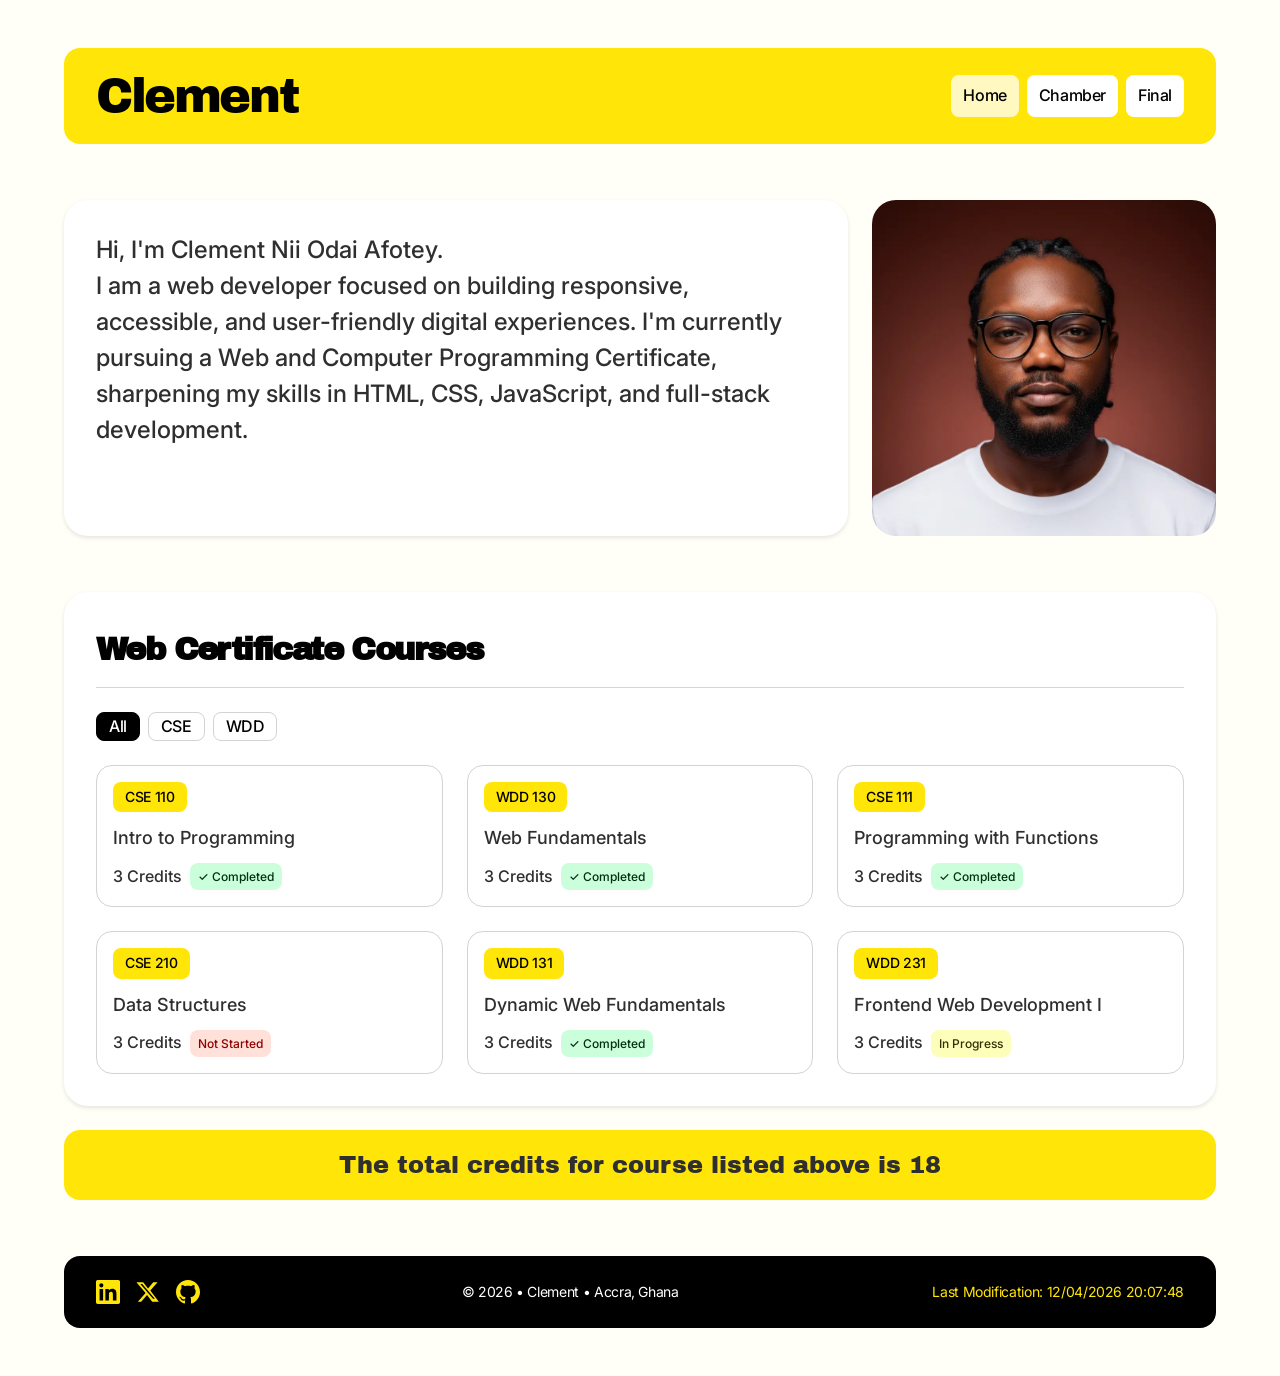
<file: index.html>
<!DOCTYPE html>
<html lang="en">
<head>
  <meta charset="UTF-8">
  <meta name="viewport" content="width=device-width, initial-scale=1.0">
  <meta name="description" content="Clement Nii Odai Afotey — WDD231 Web and Computer Programming Certificate course homepage.">
  <meta name="author" content="Clement Nii Odai Afotey">
  <title>WDD231 — Web and Computer Programming Certificate | Clement</title>

  <!-- Favicon -->
  <link rel="icon" href="favicon.ico">

  <!-- Open Graph / Facebook -->
  <meta property="og:type" content="website">
  <meta property="og:url" content="https://vikersjunior.github.io/wdd231/">
  <meta property="og:title" content="WDD231 — Web and Computer Programming Certificate | Clement">
  <meta property="og:description" content="Clement Nii Odai Afotey's WDD231 course homepage. Exploring web development through HTML, CSS, JavaScript, and full-stack programming as part of the Web and Computer Programming Certificate.">
  <meta property="og:image" content="https://vikersjunior.github.io/wdd231/images/profile.webp">
  <meta property="og:locale" content="en_US">
  <meta property="og:site_name" content="WDD231 — Clement">

  <!-- Twitter / X Card -->
  <meta name="twitter:card" content="summary_large_image">
  <meta name="twitter:url" content="https://vikersjunior.github.io/wdd231/">
  <meta name="twitter:title" content="WDD231 — Web and Computer Programming Certificate | Clement">
  <meta name="twitter:description" content="Clement Nii Odai Afotey's WDD231 course homepage. Exploring web development through HTML, CSS, JavaScript, and full-stack programming.">
  <meta name="twitter:image" content="https://vikersjunior.github.io/wdd231/images/profile.webp">

  <!-- Google Fonts: Archivo Black + Inter -->
  <link rel="preconnect" href="https://fonts.googleapis.com">
  <link rel="preconnect" href="https://fonts.gstatic.com" crossorigin>
  <link href="https://fonts.googleapis.com/css2?family=Archivo+Black&family=Inter:ital,opsz,wght@0,14..32,100..900;1,14..32,100..900&display=swap" rel="stylesheet">

  <!-- CSS -->
  <link rel="stylesheet" href="styles/normalize.css">
  <link rel="stylesheet" href="styles/small.css">
  <link rel="stylesheet" href="styles/large.css">

  <!-- Scripts (deferred) -->
  <script src="scripts/date.js" defer></script>
  <script src="scripts/navigation.js" defer></script>
  <script src="scripts/courses.js" defer></script>
</head>
<body>

  <div class="page-wrapper">

    <!-- ======================================================
         NAVIGATION
    ====================================================== -->
    <header class="page-header">
      <p class="brand-name">Clement</p>

      <nav id="nav-menu"
           class="primary-nav"
           aria-label="Primary navigation">
        <a href="index.html" class="nav-link" aria-current="page">Home</a>
        <a href="./chamber/directory.html" class="nav-link">Chamber</a>
        <a href="./final/index.html" class="nav-link">Final</a>
      </nav>

      <button id="menu-toggle"
              class="hamburger"
              aria-label="Toggle navigation menu"
              aria-expanded="false"
              aria-controls="nav-menu">
        <span></span>
        <span></span>
        <span></span>
      </button>
    </header>

    <main>

    <h1 class="visually-hidden">WDD231 — Web and Computer Programming Certificate</h1>

    <!-- ======================================================
         HERO
    ====================================================== -->
    <section class="hero" aria-label="About Clement">
      <h2 class="visually-hidden">About Me</h2>
      <div class="hero-bio">
        <p>
          Hi, I'm Clement Nii Odai Afotey.<br>
          I am a web developer focused on building responsive, accessible, and user-friendly digital experiences.
          I'm currently pursuing a Web and Computer Programming Certificate, sharpening my skills in HTML, CSS,
          JavaScript, and full-stack development.
        </p>
      </div>

      <div class="hero-photo">
        <img src="images/profile.webp"
             alt="Clement Nii Odai Afotey — student photo"
             loading="lazy"
             width="344"
             height="336">
      </div>
    </section>

    <!-- ======================================================
         COURSES
    ====================================================== -->
    <section class="courses-container" aria-label="Web Certificate Courses">
      <div class="courses-header">
        <h2 class="courses-title">Web Certificate Courses</h2>
        <hr class="courses-divider" aria-hidden="true">
      </div>

      <nav class="filter-nav" aria-label="Filter courses by subject">
        <button class="filter-btn active" data-filter="all" aria-pressed="true">All</button>
        <button class="filter-btn" data-filter="CSE" aria-pressed="false">CSE</button>
        <button class="filter-btn" data-filter="WDD" aria-pressed="false">WDD</button>
      </nav>

      <div id="courses-container"
           class="courses-grid"
           role="region"
           aria-live="polite"
           aria-label="Course list">
      </div>
    </section>

    <!-- ======================================================
         CREDITS SUMMARY
    ====================================================== -->
    <section class="credits-section" aria-label="Credit Summary">
      <h2 class="visually-hidden">Credit Summary</h2>
      <div class="credits-summary" aria-live="polite">
        <p>The total credits for course listed above is <span id="total-credits">0</span></p>
      </div>
    </section>

    </main>

    <!-- ======================================================
         FOOTER
    ====================================================== -->
    <footer class="page-footer">
      <div class="footer-top">
        <nav class="social-links" aria-label="Social media links">
          <a href="https://www.linkedin.com/in/vikers-jnr"
             aria-label="LinkedIn profile"
             target="_blank"
             rel="noopener noreferrer">
            <svg viewBox="0 0 24 24" aria-hidden="true">
              <path d="M20.447 20.452h-3.554v-5.569c0-1.328-.027-3.037-1.852-3.037-1.853 0-2.136 1.445-2.136 2.939v5.667H9.351V9h3.414v1.561h.046c.477-.9 1.637-1.85 3.37-1.85 3.601 0 4.267 2.37 4.267 5.455v6.286zM5.337 7.433c-1.144 0-2.063-.926-2.063-2.065 0-1.138.92-2.063 2.063-2.063 1.14 0 2.064.925 2.064 2.063 0 1.139-.925 2.065-2.064 2.065zm1.782 13.019H3.555V9h3.564v11.452zM22.225 0H1.771C.792 0 0 .774 0 1.729v20.542C0 23.227.792 24 1.771 24h20.451C23.2 24 24 23.227 24 22.271V1.729C24 .774 23.2 0 22.225 0z"/>
            </svg>
          </a>
          <a href="https://twitter.com"
             aria-label="X (Twitter) profile"
             target="_blank"
             rel="noopener noreferrer">
            <svg viewBox="0 0 24 24" aria-hidden="true">
              <path d="M18.244 2.25h3.308l-7.227 8.26 8.502 11.24h-6.6l-5.165-6.75-5.913 6.75h-3.308l7.73-8.835L.424 2.25h6.755l4.872 6.237 5.193-6.237zM17.002 18.874h1.834L6.287 3.875H4.332l12.67 14.999z"/>
            </svg>
          </a>
          <a href="https://github.com"
             aria-label="GitHub profile"
             target="_blank"
             rel="noopener noreferrer">
            <svg viewBox="0 0 24 24" aria-hidden="true">
              <path d="M12 0c-6.626 0-12 5.373-12 12 0 5.302 3.438 9.8 8.207 11.387.599.111.793-.261.793-.577v-2.234c-3.338.726-4.033-1.416-4.033-1.416-.546-1.387-1.333-1.756-1.333-1.756-1.089-.745.083-.729.083-.729 1.205.084 1.839 1.237 1.839 1.237 1.07 1.834 2.807 1.304 3.492.997.107-.775.418-1.305.762-1.604-2.665-.305-5.467-1.334-5.467-5.931 0-1.311.469-2.381 1.236-3.221-.124-.303-.535-1.524.117-3.176 0 0 1.008-.322 3.301 1.23.957-.266 1.983-.399 3.003-.404 1.02.005 2.047.138 3.006.404 2.291-1.552 3.297-1.23 3.297-1.23.653 1.653.242 2.874.118 3.176.77.84 1.235 1.911 1.235 3.221 0 4.609-2.807 5.624-5.479 5.921.43.372.823 1.102.823 2.222v3.293c0 .319.192.694.801.576 4.765-1.589 8.199-6.086 8.199-11.386 0-6.627-5.373-12-12-12z"/>
            </svg>
          </a>
        </nav>
      </div>

      <div class="footer-meta">
        <p class="footer-copyright">
          &copy; <span id="currentyear"></span> &bull; Clement &bull; Accra, Ghana
        </p>
        <p id="lastModified" class="footer-modified"></p>
      </div>
    </footer>

  </div><!-- /.page-wrapper -->

</body>
</html>
</file>
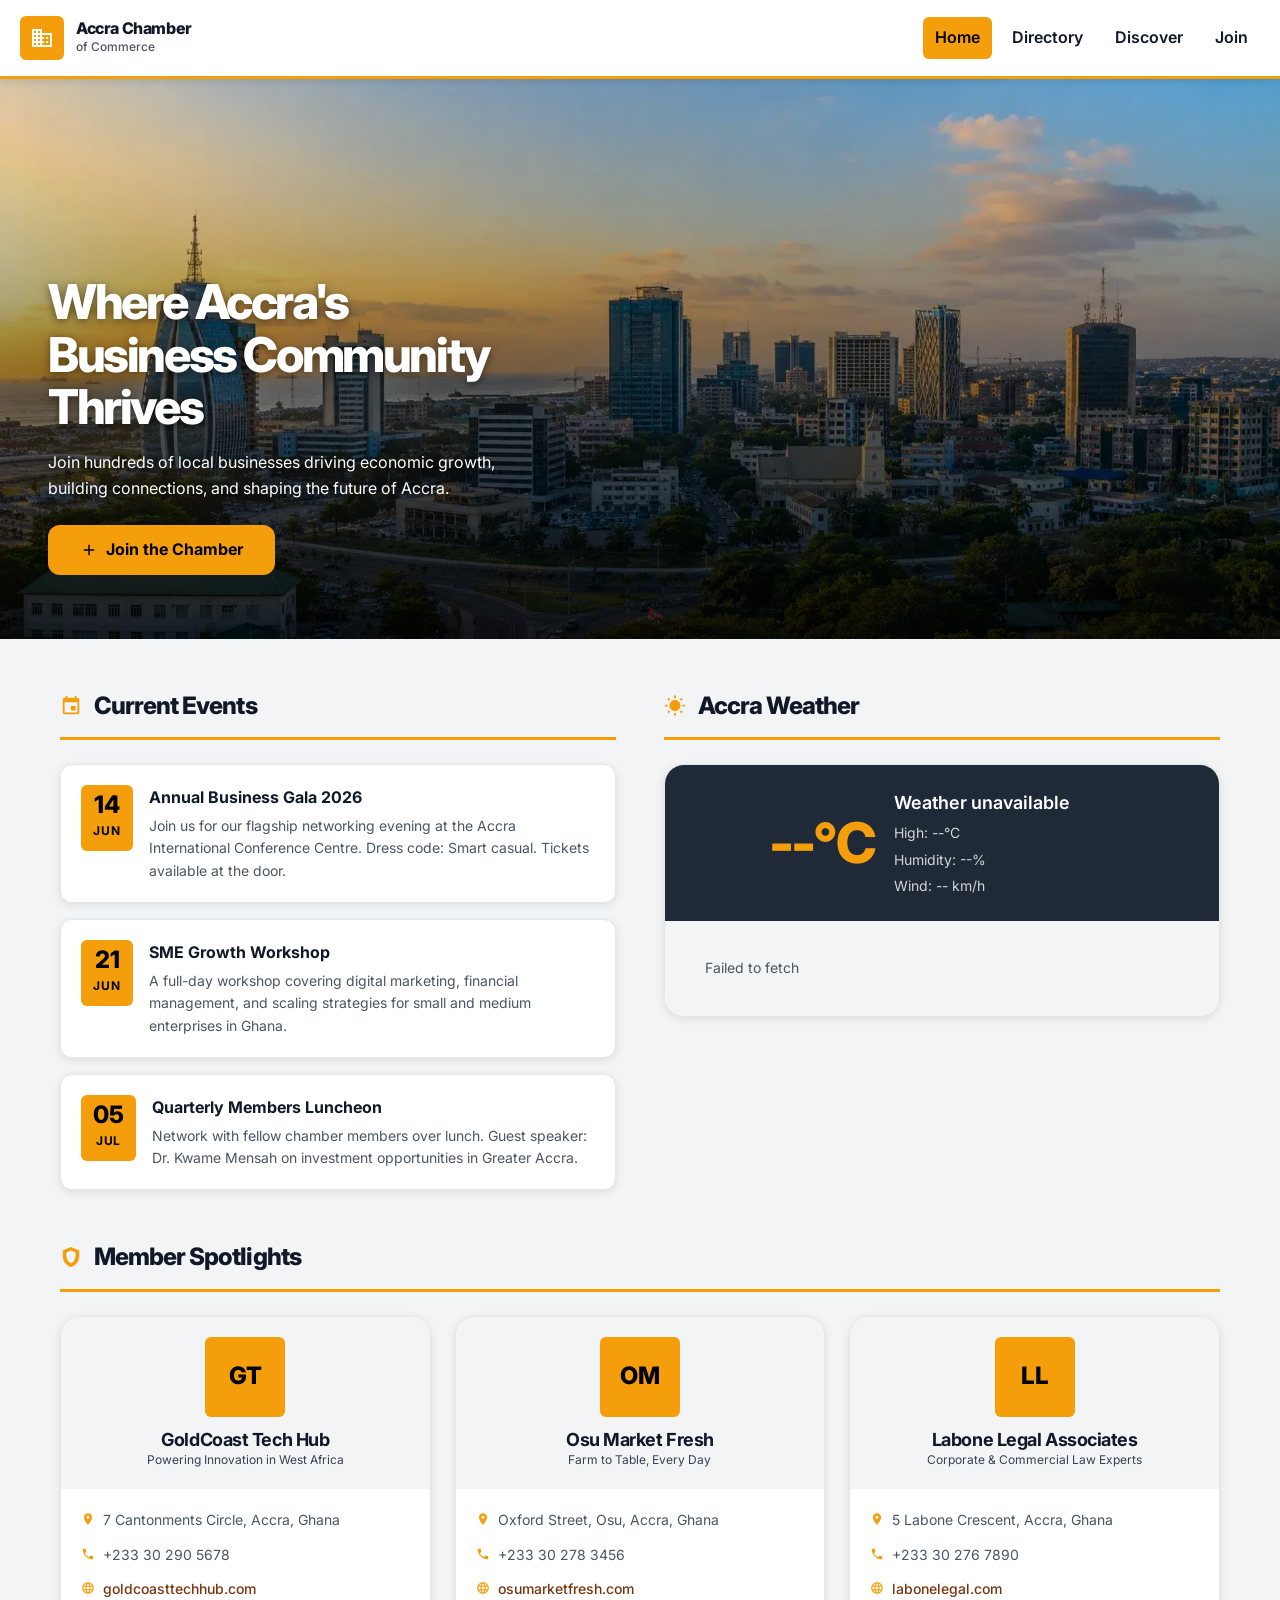
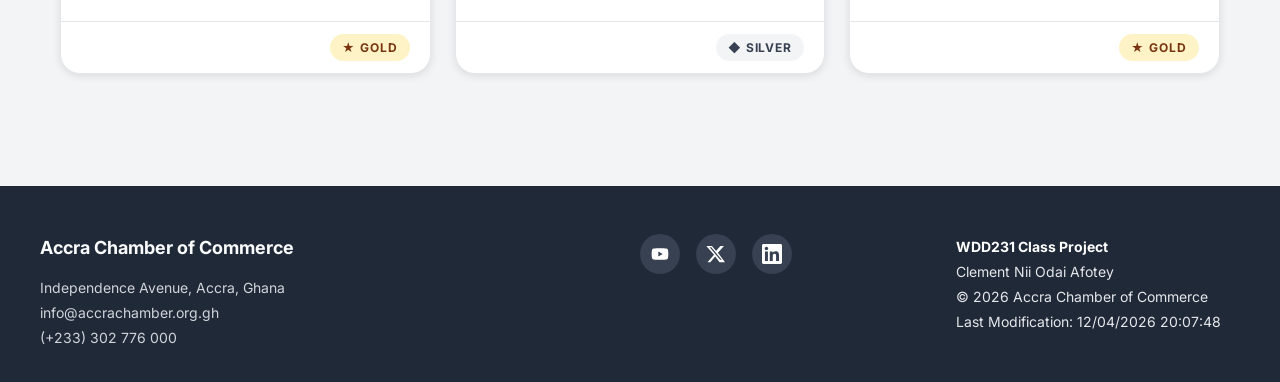
<file: chamber/index.html>
<!DOCTYPE html>
<html lang="en">
<head>
  <meta charset="UTF-8">
  <meta name="viewport" content="width=device-width, initial-scale=1.0">
  <meta name="description" content="Welcome to the Accra Chamber of Commerce — connecting local businesses, fostering growth, and building community in Accra, Ghana.">
  <meta name="author" content="Clement Nii Odai Afotey">
  <title>Home | Accra Chamber of Commerce</title>

  <!-- Favicon -->
  <link rel="icon" href="favicon.ico">

  <!-- Open Graph / Facebook -->
  <meta property="og:type" content="website">
  <meta property="og:url" content="https://vikersjunior.github.io/wdd231/chamber/index.html">
  <meta property="og:title" content="Accra Chamber of Commerce">
  <meta property="og:description" content="Connecting local businesses, fostering growth, and building community in Accra, Ghana.">
  <meta property="og:image" content="https://vikersjunior.github.io/wdd231/chamber/images/og-chamber.webp">
  <meta property="og:locale" content="en_GH">
  <meta property="og:site_name" content="Accra Chamber of Commerce">

  <!-- Google Fonts — non-render-blocking -->
  <link rel="preconnect" href="https://fonts.googleapis.com">
  <link rel="preconnect" href="https://fonts.gstatic.com" crossorigin>
  <link rel="preload" as="style"
        href="https://fonts.googleapis.com/css2?family=Inter:ital,opsz,wght@0,14..32,100..900;1,14..32,100..900&amp;display=swap">
  <link rel="stylesheet"
        href="https://fonts.googleapis.com/css2?family=Inter:ital,opsz,wght@0,14..32,100..900;1,14..32,100..900&amp;display=swap"
        media="print" onload="this.media='all'">
  <noscript>
    <link rel="stylesheet"
          href="https://fonts.googleapis.com/css2?family=Inter:ital,opsz,wght@0,14..32,100..900;1,14..32,100..900&amp;display=swap">
  </noscript>

  <!-- CSS: shared first, then page-specific -->
  <link rel="stylesheet" href="styles/normalize.css">
  <link rel="stylesheet" href="styles/small.css">
  <link rel="stylesheet" href="styles/large.css" media="screen and (min-width: 640px)">
  <link rel="stylesheet" href="styles/home.css">

  <!-- Scripts (deferred) -->
  <script src="scripts/date.js" defer></script>
  <script src="scripts/navigation.js" defer></script>
  <script src="scripts/weather.js" defer></script>
  <script src="scripts/spotlights.js" defer></script>
</head>
<body>

  <!-- ======================================================
       HEADER 
  ====================================================== -->
  <header class="site-header">
    <a href="index.html" class="site-logo" aria-label="Accra Chamber of Commerce home">
      <div class="logo-icon" aria-hidden="true">
        <svg viewBox="0 0 24 24">
          <path d="M12 7V3H2v18h20V7H12zM6 19H4v-2h2v2zm0-4H4v-2h2v2zm0-4H4V9h2v2zm0-4H4V5h2v2zm4 12H8v-2h2v2zm0-4H8v-2h2v2zm0-4H8V9h2v2zm0-4H8V5h2v2zm10 12h-8v-2h2v-2h-2v-2h2v-2h-2V9h8v10zm-2-8h-2v2h2v-2zm0 4h-2v2h2v-2z"/>
        </svg>
      </div>
      <div class="logo-text">
        <span class="logo-name">Accra Chamber</span>
        <span class="logo-sub">of Commerce</span>
      </div>
    </a>

    <nav id="nav-menu"
         class="primary-nav"
         aria-label="Primary navigation">
      <a href="index.html" class="nav-link" aria-current="page">Home</a>
      <a href="directory.html" class="nav-link">Directory</a>
      <a href="discover.html" class="nav-link">Discover</a>
      <a href="join.html" class="nav-link">Join</a>
    </nav>

    <button id="menu-toggle"
            class="hamburger"
            aria-label="Toggle navigation menu"
            aria-expanded="false"
            aria-controls="nav-menu">
      <span></span>
      <span></span>
      <span></span>
    </button>
  </header>

  <!-- ======================================================
       MAIN CONTENT
  ====================================================== -->
  <main>

    <!-- ── Hero — with CTA overlay ──────────────────────── -->
    <section aria-label="Welcome banner">
      <div class="hero">
      <!-- Replace hero.webp with an actual Accra skyline or city image -->
      <img class="hero-img"
           src="images/hero.webp"
           alt="Accra city skyline at dusk"
           width="1400"
           height="560"
           loading="eager"
           fetchpriority="high">
      <div class="hero-overlay" aria-hidden="true"></div>
      <div class="hero-content">
        <h1 class="hero-title">Where Accra's<br>Business Community Thrives</h1>
        <p>Join hundreds of local businesses driving economic growth, building connections, and shaping the future of Accra.</p>
        <a href="join.html" class="cta-btn">
          <svg viewBox="0 0 24 24" width="18" height="18" fill="#000000" aria-hidden="true">
            <path d="M19 13h-6v6h-2v-6H5v-2h6V5h2v6h6v2z"/>
          </svg>
          Join the Chamber
        </a>
      </div>
    </div>
  </section>

    <div class="home-main">

      <!-- ── Current Events ──────────────────────────────── -->
      <section class="home-section-events" aria-label="Current events">
        <h2 class="section-title">
          <svg viewBox="0 0 24 24" aria-hidden="true">
            <path d="M17 12h-5v5h5v-5zM16 1v2H8V1H6v2H5c-1.11 0-1.99.9-1.99 2L3 19c0 1.1.89 2 2 2h14c1.1 0 2-.9 2-2V5c0-1.1-.9-2-2-2h-1V1h-2zm3 18H5V8h14v11z"/>
          </svg>
          Current Events
        </h2>
        <div class="events-list">

          <article class="event-card">
            <div class="event-date">
              <span class="day">14</span>
              <span class="month">Jun</span>
            </div>
            <div class="event-info">
              <h3>Annual Business Gala 2026</h3>
              <p>Join us for our flagship networking evening at the Accra International Conference Centre. Dress code: Smart casual. Tickets available at the door.</p>
            </div>
          </article>

          <article class="event-card">
            <div class="event-date">
              <span class="day">21</span>
              <span class="month">Jun</span>
            </div>
            <div class="event-info">
              <h3>SME Growth Workshop</h3>
              <p>A full-day workshop covering digital marketing, financial management, and scaling strategies for small and medium enterprises in Ghana.</p>
            </div>
          </article>

          <article class="event-card">
            <div class="event-date">
              <span class="day">05</span>
              <span class="month">Jul</span>
            </div>
            <div class="event-info">
              <h3>Quarterly Members Luncheon</h3>
              <p>Network with fellow chamber members over lunch. Guest speaker: Dr. Kwame Mensah on investment opportunities in Greater Accra.</p>
            </div>
          </article>

        </div>
      </section>

      <!-- ── Weather ─────────────────────────────────────── -->
      <section class="home-section-weather" aria-label="Current weather in Accra">
        <h2 class="section-title">
          <svg viewBox="0 0 24 24" aria-hidden="true">
            <path d="M6.76 4.84l-1.8-1.79-1.41 1.41 1.79 1.79 1.42-1.41zM4 10.5H1v2h3v-2zm9-9.95h-2V3.5h2V.55zm7.45 3.91l-1.41-1.41-1.79 1.79 1.41 1.41 1.79-1.79zm-3.21 13.7l1.79 1.8 1.41-1.41-1.8-1.79-1.4 1.4zM20 10.5v2h3v-2h-3zm-8-5c-3.31 0-6 2.69-6 6s2.69 6 6 6 6-2.69 6-6-2.69-6-6-6zm-1 16.95h2V19.5h-2v2.95zm-7.45-3.91l1.41 1.41 1.79-1.8-1.41-1.41-1.79 1.8z"/>
          </svg>
          Accra Weather
        </h2>
        <div class="weather-card">
          <div class="weather-current">
            <div class="weather-main">
              <img id="weather-icon"
                   class="weather-icon"
                   src="[data-uri]"
                   alt="Current weather conditions"
                   width="64"
                   height="64"
                   loading="lazy">
              <span id="weather-temp" class="weather-temp-display">--°C</span>
            </div>
            <div class="weather-info">
              <span id="weather-desc" class="weather-desc-text">Loading…</span>
              <span id="weather-high" class="weather-meta">High: --°C</span>
              <span id="weather-humidity" class="weather-meta">Humidity: --%</span>
              <span id="weather-wind" class="weather-meta">Wind: -- km/h</span>
            </div>
          </div>
          <div id="weather-forecast" class="weather-forecast" role="group" aria-label="3-day forecast">
            <!-- Populated by weather.js -->
          </div>
        </div>
      </section>

      <!-- ── Company Spotlights ──────────────────────────── -->
      <section class="home-section-spotlights" aria-label="Member spotlights">
        <h2 class="section-title">
          <svg viewBox="0 0 24 24" aria-hidden="true">
            <path d="M12 1L3 5v6c0 5.55 3.84 10.74 9 12 5.16-1.26 9-6.45 9-12V5l-9-4zm0 4l5 2.18V11c0 3.5-2.33 6.79-5 7.93-2.67-1.14-5-4.43-5-7.93V7.18L12 5z"/>
          </svg>
          Member Spotlights
        </h2>
        <div id="spotlight-grid" role="group" aria-live="polite" aria-label="Featured members">
          <!-- Populated by spotlights.js -->
        </div>
      </section>

    </div><!-- /.home-main -->

  </main>

  <!-- ======================================================
       FOOTER — identical to directory.html
  ====================================================== -->
  <footer class="site-footer">
    <div class="footer-inner">

      <div class="footer-brand">
        <p>Accra Chamber of Commerce</p>
        <address>
          Independence Avenue, Accra, Ghana<br>
          info@accrachamber.org.gh<br>
          <a href="tel:+233302776000">(+233) 302 776 000</a>
        </address>
      </div>

      <div class="footer-social">
        <a href="https://youtube.com" aria-label="YouTube" target="_blank" rel="noopener noreferrer">
          <svg viewBox="0 0 24 24" aria-hidden="true">
            <path d="M21.58 7.19c-.23-.86-.91-1.54-1.77-1.77C18.25 5 12 5 12 5s-6.25 0-7.81.42c-.86.23-1.54.91-1.77 1.77C2 8.75 2 12 2 12s0 3.25.42 4.81c.23.86.91 1.54 1.77 1.77C5.75 19 12 19 12 19s6.25 0 7.81-.42c.86-.23 1.54-.91 1.77-1.77C22 15.25 22 12 22 12s0-3.25-.42-4.81zM10 15V9l5.2 3-5.2 3z"/>
          </svg>
        </a>
        <a href="https://twitter.com" aria-label="X (Twitter)" target="_blank" rel="noopener noreferrer">
          <svg viewBox="0 0 24 24" aria-hidden="true">
            <path d="M18.244 2.25h3.308l-7.227 8.26 8.502 11.24h-6.6l-5.165-6.75-5.913 6.75h-3.308l7.73-8.835L.424 2.25h6.755l4.872 6.237 5.193-6.237zM17.002 18.874h1.834L6.287 3.875H4.332l12.67 14.999z"/>
          </svg>
        </a>
        <a href="https://linkedin.com" aria-label="LinkedIn" target="_blank" rel="noopener noreferrer">
          <svg viewBox="0 0 24 24" aria-hidden="true">
            <path d="M20.447 20.452h-3.554v-5.569c0-1.328-.027-3.037-1.852-3.037-1.853 0-2.136 1.445-2.136 2.939v5.667H9.351V9h3.414v1.561h.046c.477-.9 1.637-1.85 3.37-1.85 3.601 0 4.267 2.37 4.267 5.455v6.286zM5.337 7.433c-1.144 0-2.063-.926-2.063-2.065 0-1.138.92-2.063 2.063-2.063 1.14 0 2.064.925 2.064 2.063 0 1.139-.925 2.065-2.064 2.065zm1.782 13.019H3.555V9h3.564v11.452zM22.225 0H1.771C.792 0 0 .774 0 1.729v20.542C0 23.227.792 24 1.771 24h20.451C23.2 24 24 23.227 24 22.271V1.729C24 .774 23.2 0 22.225 0z"/>
          </svg>
        </a>
      </div>

      <div class="footer-meta">
        <strong>WDD231 Class Project</strong><br>
        Clement Nii Odai Afotey<br>
        &copy; <span id="currentyear">2026</span> Accra Chamber of Commerce<br>
        <span id="lastModified">Last Modification: --/--/---- --:--:--</span>
      </div>

    </div>
  </footer>

</body>
</html>
</file>
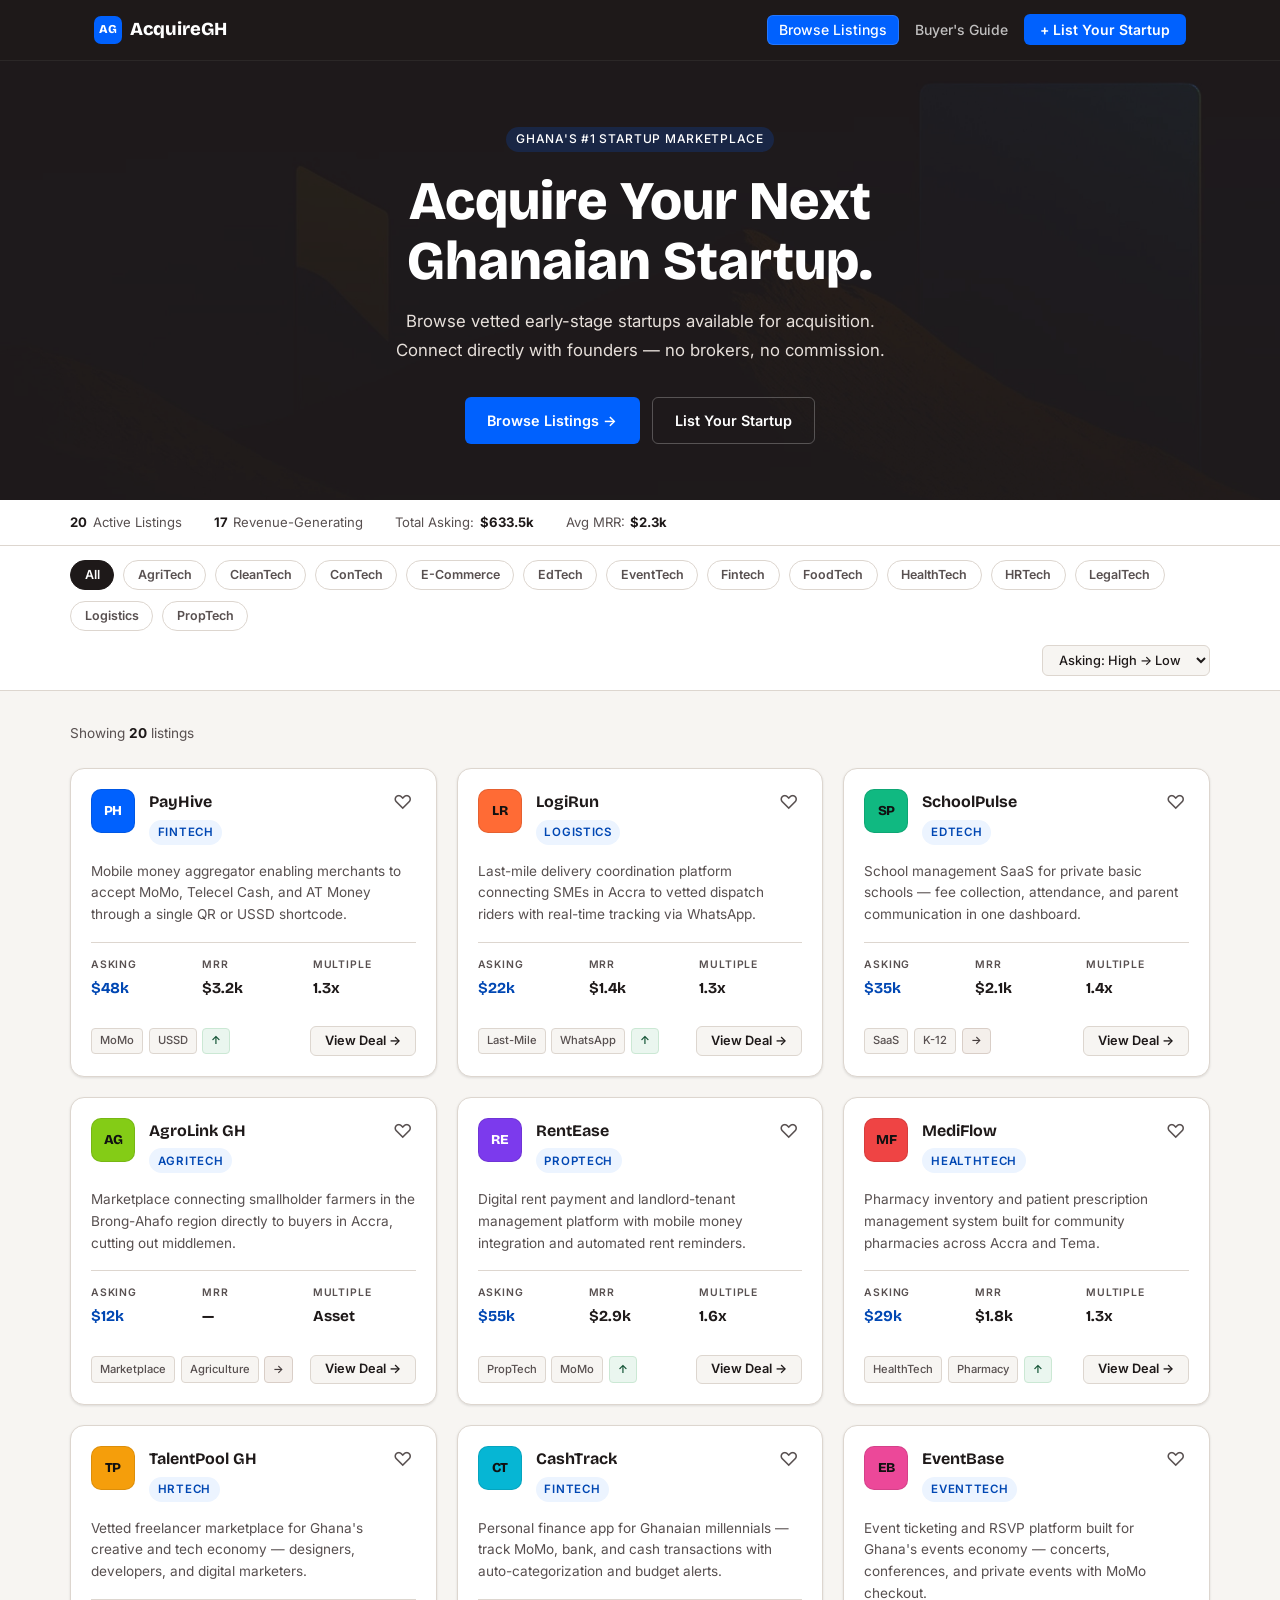
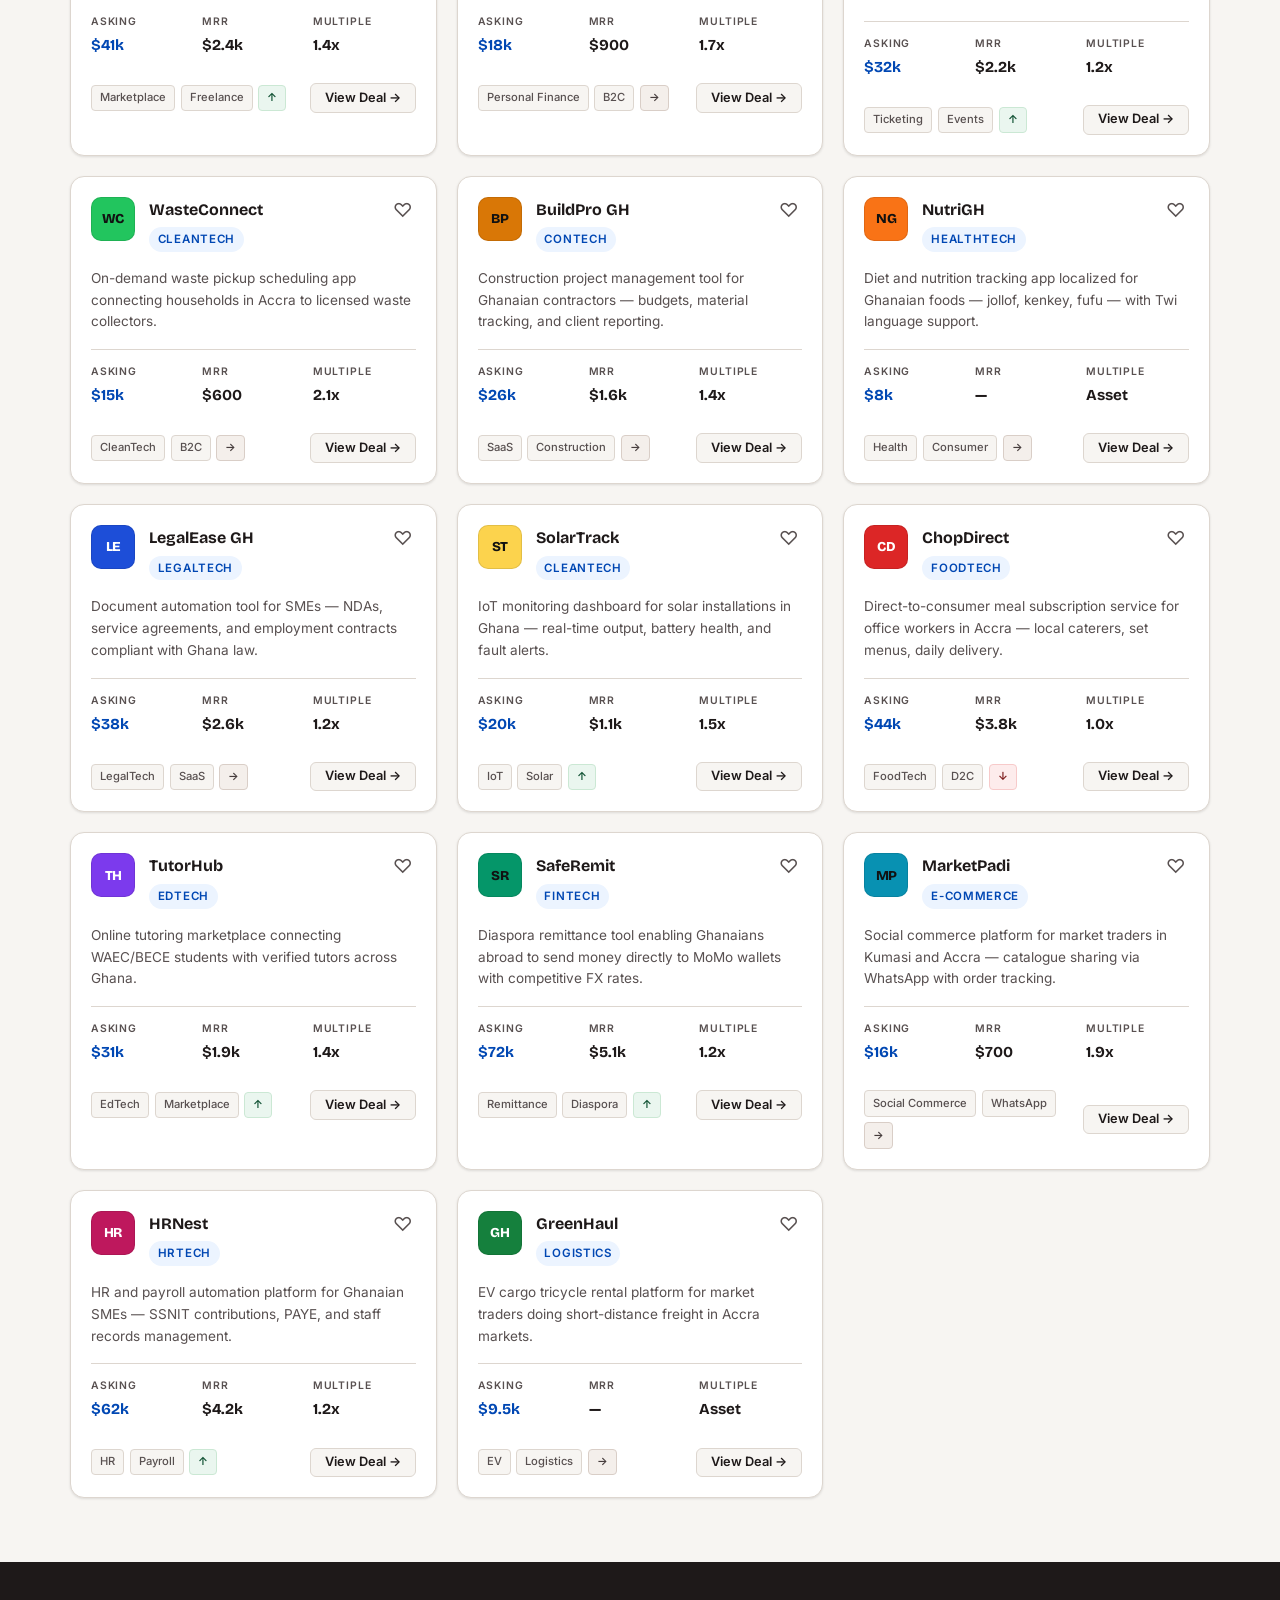
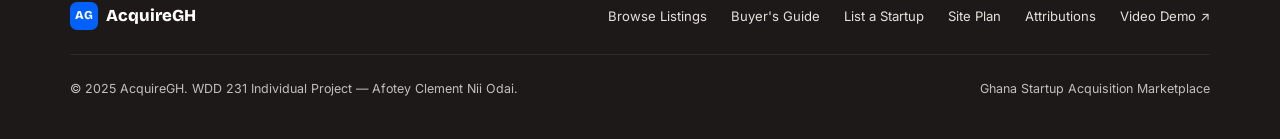
<file: final/index.html>
<!DOCTYPE html>
<html lang="en">
<head>
  <meta charset="UTF-8">
  <meta name="viewport" content="width=device-width, initial-scale=1.0">
  <meta name="description" content="AcquireGH — Browse and acquire early-stage Ghanaian startups. The premier marketplace for startup M&A in Ghana.">
  <meta name="author" content="Afotey Clement Nii Odai" >

  <!-- Open Graph -->
  <meta property="og:title"       content="AcquireGH — Ghana Startup Acquisition Marketplace" >
  <meta property="og:description" content="Buy and sell early-stage Ghanaian startups. No brokers. No commission." >
  <meta property="og:type"        content="website" >
  <meta property="og:image"       content="https://vikersjunior.github.io/wdd231/final/images/og-cover.webp" >
  <meta property="og:url"         content="https://acquiregh.com" >

  <title>AcquireGH — Ghana Startup Acquisition Marketplace</title>

  <link rel="icon" type="image/svg+xml" href="images/favicon.svg" >
  <link rel="preconnect" href="https://fonts.googleapis.com" >
  <link rel="preconnect" href="https://fonts.gstatic.com" crossorigin >
  <link href="https://fonts.googleapis.com/css2?family=Bricolage+Grotesque:opsz,wght@12..96,400;12..96,700;12..96,800&family=Inter:wght@300;400;500;600&display=swap" rel="stylesheet" />
  <link rel="stylesheet" href="styles/normalize.css" >
  <link rel="stylesheet" href="styles/main.css" >
  <link rel="stylesheet" href="styles/index.css" >
  <script type="module" src="scripts/index.js"></script>
</head>
<body>

  <a class="skip-link" href="#main-content">Skip to content</a>

  <!-- ── HEADER ── -->
  <header class="site-header">
    <div class="nav-inner">
      <a href="index.html" class="nav-logo" aria-label="AcquireGH home">
        <div class="logo-badge" aria-hidden="true">AG</div>
        AcquireGH
      </a>

      <button class="nav-toggle" aria-label="Toggle navigation" aria-expanded="false" aria-controls="nav-menu">
        <span></span><span></span><span></span>
      </button>

      <nav id="nav-menu" aria-label="Main navigation">
        <ul class="nav-menu">
          <li><a href="index.html">Browse Listings</a></li>
          <li><a href="guide.html">Buyer's Guide</a></li>
          <li><a href="list.html" class="nav-cta">+ List Your Startup</a></li>
        </ul>
      </nav>
    </div>
  </header>

  <main id="main-content">
  <!-- ── HERO ── -->
  <section class="hero home-hero" aria-labelledby="hero-heading">
    <img class="hero-bg-image" src="images/hero-bg.webp" alt="Abstract dark portal landscape used as the AcquireGH marketplace hero background" width="1600" height="900">
    <p class="hero-eyebrow" aria-hidden="true">Ghana's #1 Startup Marketplace</p>
    <h1 id="hero-heading" class="hero-heading">Acquire Your Next Ghanaian Startup.</h1>
    <p>Browse vetted early-stage startups available for acquisition. Connect directly with founders — no brokers, no commission.</p>
    <div class="hero-actions">
      <a href="#listings" class="action-link action-primary">Browse Listings →</a>
      <a href="list.html" class="action-link action-outline">List Your Startup</a>
    </div>
  </section>

  <!-- ── STATS BAR ── -->
  <div class="stats-bar" role="region" aria-label="Marketplace stats">
    <div class="stats-inner">
      <div class="stat-item">
        <strong id="stat-listings">—</strong> Active Listings
      </div>
      <div class="stat-item">
        <strong id="stat-active">—</strong> Revenue-Generating
      </div>
      <div class="stat-item">
        Total Asking: <strong id="stat-asking">—</strong>
      </div>
      <div class="stat-item">
        Avg MRR: <strong id="stat-avg-mrr">—</strong>
      </div>
    </div>
  </div>

  <!-- ── FILTER BAR ── -->
  <div class="filter-bar" role="navigation" aria-label="Filter listings">
    <div class="filter-inner">
      <div id="filter-buttons" role="group" aria-label="Filter by industry"></div>
      <select id="sort-select" class="sort-select" aria-label="Sort listings">
        <option value="asking-desc">Asking: High → Low</option>
        <option value="asking-asc">Asking: Low → High</option>
        <option value="mrr-desc">MRR: High → Low</option>
        <option value="name-asc">Name: A → Z</option>
      </select>
    </div>
  </div>

  <!-- ── MAIN CONTENT ── -->
  <section id="listings" class="listings-section">
    <div class="listings-inner">

      <!-- Watchlist banner -->
      <div class="watchlist-banner hidden" id="watchlist-banner" role="status">
        <p>You have <strong data-count="0">0</strong> startup(s) saved to your watchlist.</p>
        <a href="guide.html" class="action-link action-ghost action-small">View Guide →</a>
      </div>

      <div class="listings-header">
        <p class="listings-count" id="listings-count" aria-live="polite">Loading listings…</p>
      </div>

      <div class="listings-grid" id="listings-grid" role="list" aria-label="Startup listings">
        <!-- Populated by JS -->
        <div class="empty-state">
          <p>Loading listings…</p>
        </div>
      </div>

    </div>
  </section>
  </main>

  <!-- ── FOOTER ── -->
  <footer class="site-footer">
    <div class="footer-inner">
      <div class="footer-brand">
        <div class="logo-badge" aria-hidden="true">AG</div>
        AcquireGH
      </div>
      <nav class="footer-links" aria-label="Footer navigation">
        <a href="index.html">Browse Listings</a>
        <a href="guide.html">Buyer's Guide</a>
        <a href="list.html">List a Startup</a>
        <a href="siteplan.html">Site Plan</a>
        <a href="attributions.html">Attributions</a>
        <a href="https://youtu.be/szBzlGd4R3o" target="_blank" rel="noopener">Video Demo ↗</a>
      </nav>
      <div class="footer-copy">
        <span>© 2025 AcquireGH. WDD 231 Individual Project — Afotey Clement Nii Odai.</span>
        <span>Ghana Startup Acquisition Marketplace</span>
      </div>
    </div>
  </footer>

  <div id="toast" class="toast" role="status" aria-live="polite"></div>

</body>
</html>
</file>
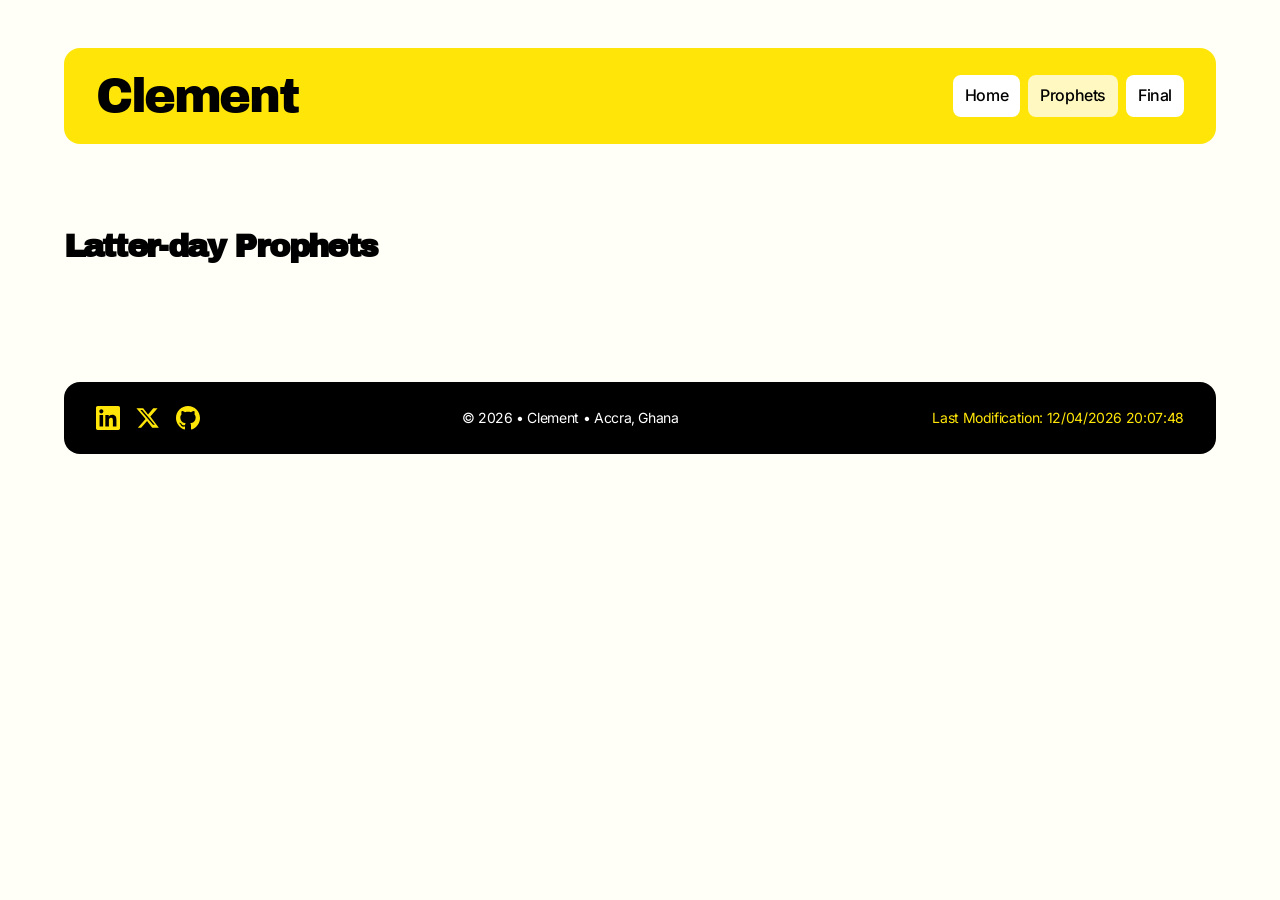
<file: prophets.html>
<!DOCTYPE html>
<html lang="en">
<head>
  <meta charset="UTF-8">
  <meta name="viewport" content="width=device-width, initial-scale=1.0">
  <meta name="description" content="A dynamic list of Latter-day Prophets built with the Fetch API.">
  <meta name="author" content="Clement Nii Odai Afotey">
  <title>Latter-day Prophets | WDD231</title>

  <!-- Favicon -->
  <link rel="icon" href="favicon.ico">

  <!-- Open Graph -->
  <meta property="og:type" content="website">
  <meta property="og:url" content="https://vikersjunior.github.io/wdd231/prophets.html">
  <meta property="og:title" content="Latter-day Prophets | WDD231">
  <meta property="og:description" content="A dynamically generated page of Latter-day Prophets using the Fetch API and JSON data.">
  <meta property="og:image" content="https://vikersjunior.github.io/wdd231/images/profile.webp">
  <meta property="og:locale" content="en_US">

  <!-- Google Fonts -->
  <link rel="preconnect" href="https://fonts.googleapis.com">
  <link rel="preconnect" href="https://fonts.gstatic.com" crossorigin>
  <link href="https://fonts.googleapis.com/css2?family=Archivo+Black&family=Inter:wght@400;500;600&display=swap" rel="stylesheet">

  <!-- CSS -->
  <link rel="stylesheet" href="styles/normalize.css">
  <link rel="stylesheet" href="styles/small.css">
  <link rel="stylesheet" href="styles/large.css">
  <link rel="stylesheet" href="styles/prophets.css">

  <!-- Scripts -->
  <script src="scripts/date.js" defer></script>
  <script src="scripts/navigation.js" defer></script>
  <script src="scripts/prophets.js" defer></script>
</head>
<body>

  <div class="page-wrapper">

    <header class="page-header">
    <p class="brand-name">Clement</p>
    <nav class="primary-nav" aria-label="Primary navigation">
      <a href="index.html" class="nav-link">Home</a>
      <a href="prophets.html" class="nav-link" aria-current="page">Prophets</a>
      <a href="#final" class="nav-link">Final</a>
    </nav>
    <button id="menu-toggle"
            class="hamburger"
            aria-label="Toggle navigation menu"
            aria-expanded="false"
            aria-controls="nav-menu">
      <span></span>
      <span></span>
      <span></span>
    </button>
  </header>

  <main class="prophets-main">
    <h1 class="page-title">Latter-day Prophets</h1>
    <div id="cards"></div>
  </main>

  <footer class="page-footer">
    <div class="footer-top">
      <nav class="social-links" aria-label="Social media links">
        <a href="https://www.linkedin.com/in/vikers-jnr"
           aria-label="LinkedIn profile"
           target="_blank"
           rel="noopener noreferrer">
          <svg viewBox="0 0 24 24" aria-hidden="true">
            <path d="M20.447 20.452h-3.554v-5.569c0-1.328-.027-3.037-1.852-3.037-1.853 0-2.136 1.445-2.136 2.939v5.667H9.351V9h3.414v1.561h.046c.477-.9 1.637-1.85 3.37-1.85 3.601 0 4.267 2.37 4.267 5.455v6.286zM5.337 7.433c-1.144 0-2.063-.926-2.063-2.065 0-1.138.92-2.063 2.063-2.063 1.14 0 2.064.925 2.064 2.063 0 1.139-.925 2.065-2.064 2.065zm1.782 13.019H3.555V9h3.564v11.452zM22.225 0H1.771C.792 0 0 .774 0 1.729v20.542C0 23.227.792 24 1.771 24h20.451C23.2 24 24 23.227 24 22.271V1.729C24 .774 23.2 0 22.225 0z"/>
          </svg>
        </a>
        <a href="https://twitter.com"
           aria-label="X (Twitter) profile"
           target="_blank"
           rel="noopener noreferrer">
          <svg viewBox="0 0 24 24" aria-hidden="true">
            <path d="M18.244 2.25h3.308l-7.227 8.26 8.502 11.24h-6.6l-5.165-6.75-5.913 6.75h-3.308l7.73-8.835L.424 2.25h6.755l4.872 6.237 5.193-6.237zM17.002 18.874h1.834L6.287 3.875H4.332l12.67 14.999z"/>
          </svg>
        </a>
        <a href="https://github.com"
           aria-label="GitHub profile"
           target="_blank"
           rel="noopener noreferrer">
          <svg viewBox="0 0 24 24" aria-hidden="true">
            <path d="M12 0c-6.626 0-12 5.373-12 12 0 5.302 3.438 9.8 8.207 11.387.599.111.793-.261.793-.577v-2.234c-3.338.726-4.033-1.416-4.033-1.416-.546-1.387-1.333-1.756-1.333-1.756-1.089-.745.083-.729.083-.729 1.205.084 1.839 1.237 1.839 1.237 1.07 1.834 2.807 1.304 3.492.997.107-.775.418-1.305.762-1.604-2.665-.305-5.467-1.334-5.467-5.931 0-1.311.469-2.381 1.236-3.221-.124-.303-.535-1.524.117-3.176 0 0 1.008-.322 3.301 1.23.957-.266 1.983-.399 3.003-.404 1.02.005 2.047.138 3.006.404 2.291-1.552 3.297-1.23 3.297-1.23.653 1.653.242 2.874.118 3.176.77.84 1.235 1.911 1.235 3.221 0 4.609-2.807 5.624-5.479 5.921.43.372.823 1.102.823 2.222v3.293c0 .319.192.694.801.576 4.765-1.589 8.199-6.086 8.199-11.386 0-6.627-5.373-12-12-12z"/>
          </svg>
        </a>
      </nav>
    </div>
    <div class="footer-meta">
      <p class="footer-copyright">
        &copy; <span id="currentyear"></span> &bull; Clement &bull; Accra, Ghana
      </p>
      <p id="lastModified" class="footer-modified"></p>
    </div>
  </footer>

  </div><!-- /.page-wrapper -->

</body>
</html>
</file>
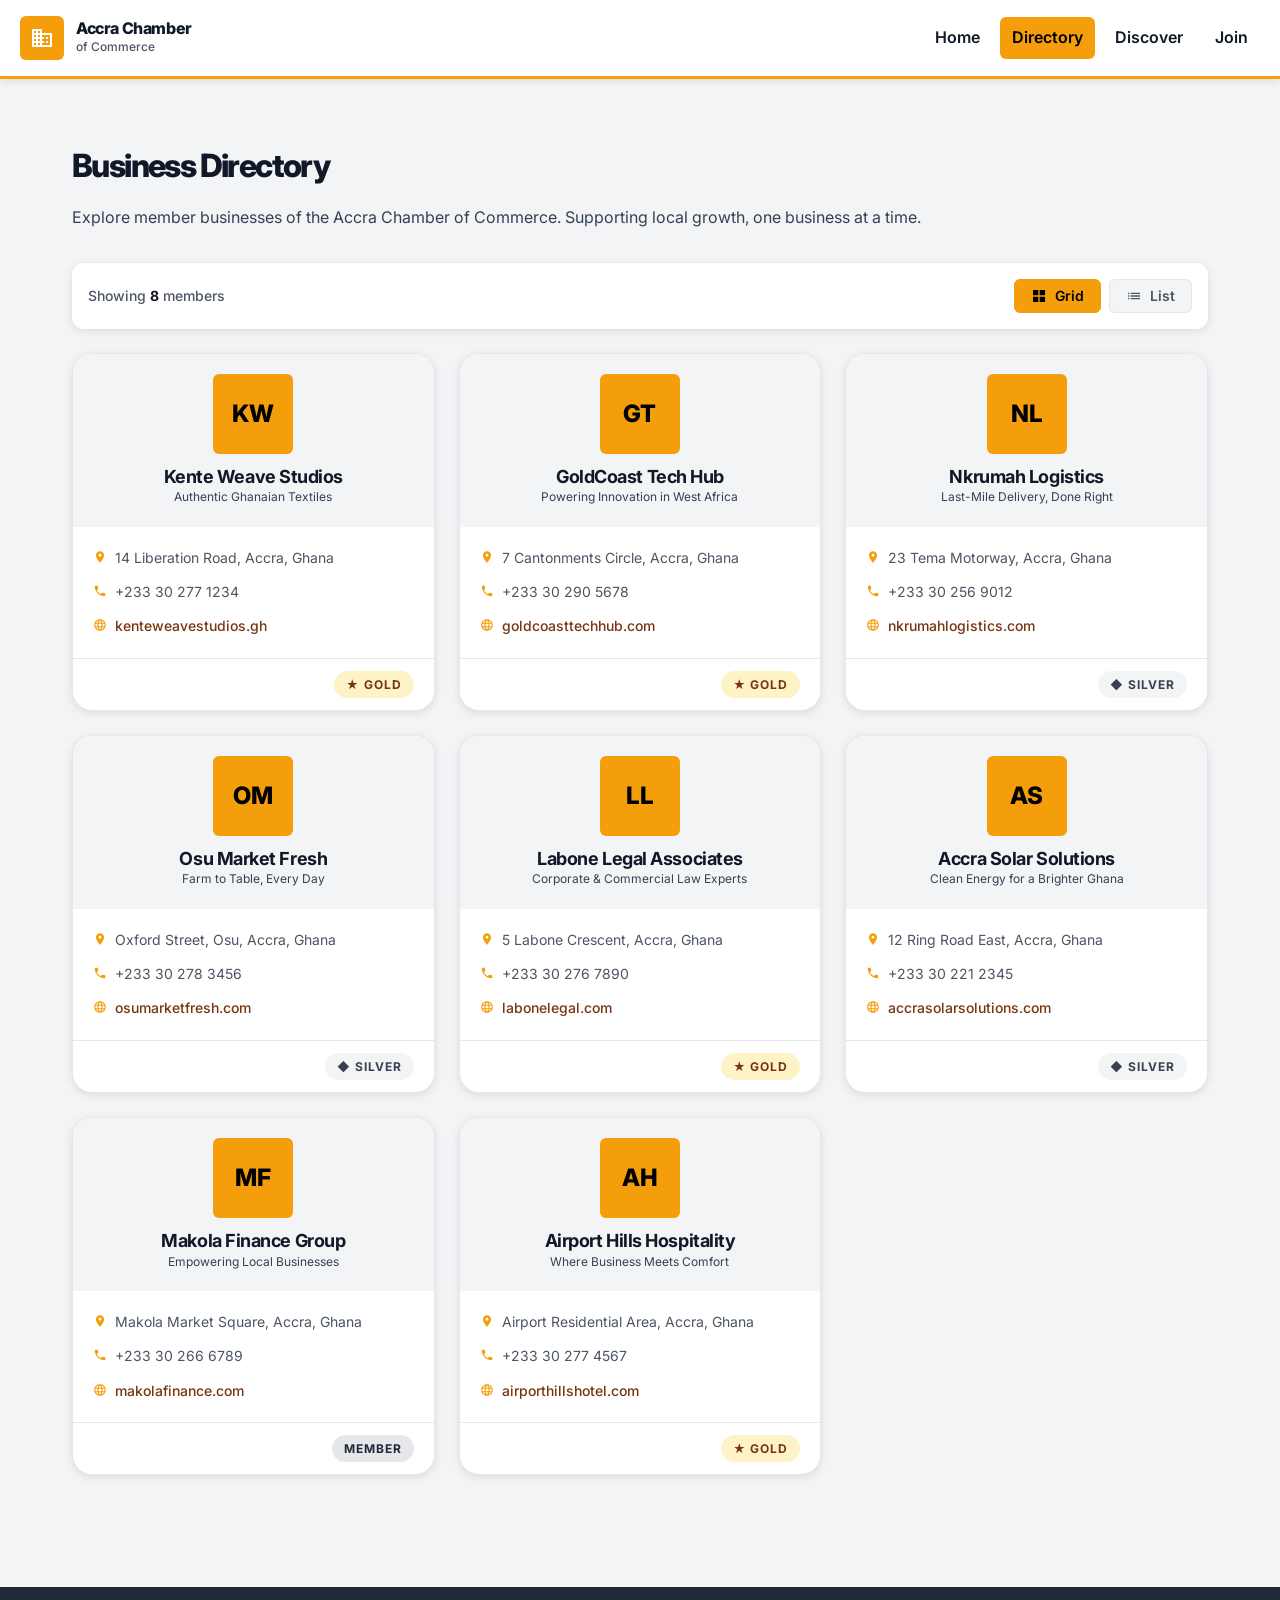
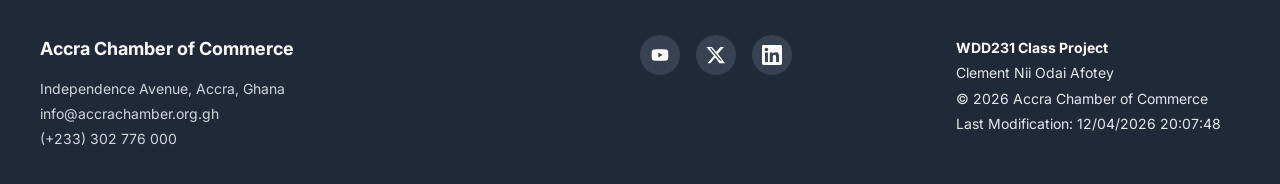
<file: chamber/directory.html>
<!DOCTYPE html>
<html lang="en">
<head>
  <meta charset="UTF-8">
  <meta name="viewport" content="width=device-width, initial-scale=1.0">
  <meta name="description" content="Browse the full directory of Accra Chamber of Commerce member businesses — local companies across technology, logistics, finance, and more.">
  <meta name="author" content="Clement Nii Odai Afotey">
  <title>Business Directory | Accra Chamber of Commerce</title>

  <!-- Favicon -->
  <link rel="icon" href="favicon.ico">

  <!-- Open Graph / Facebook -->
  <meta property="og:type" content="website">
  <meta property="og:url" content="https://vikersjunior.github.io/wdd231/chamber/directory.html">
  <meta property="og:title" content="Business Directory | Accra Chamber of Commerce">
  <meta property="og:description" content="Browse the full directory of Accra Chamber of Commerce member businesses — local companies across technology, logistics, finance, and more.">
  <meta property="og:image" content="https://vikersjunior.github.io/wdd231/chamber/images/og-chamber.webp">
  <meta property="og:locale" content="en_GH">
  <meta property="og:site_name" content="Accra Chamber of Commerce">

  <!-- Google Fonts -->
  <link rel="preconnect" href="https://fonts.googleapis.com">
  <link rel="preconnect" href="https://fonts.gstatic.com" crossorigin>
  <link rel="preload" as="style"
        href="https://fonts.googleapis.com/css2?family=Inter:ital,opsz,wght@0,14..32,100..900;1,14..32,100..900&amp;display=swap">
  <link rel="stylesheet"
        href="https://fonts.googleapis.com/css2?family=Inter:ital,opsz,wght@0,14..32,100..900;1,14..32,100..900&amp;display=swap"
        media="print" onload="this.media='all'">
  <noscript>
    <link rel="stylesheet"
          href="https://fonts.googleapis.com/css2?family=Inter:ital,opsz,wght@0,14..32,100..900;1,14..32,100..900&amp;display=swap">
  </noscript>

  <!-- CSS -->
  <link rel="stylesheet" href="styles/normalize.css">
  <link rel="stylesheet" href="styles/small.css">
  <link rel="stylesheet" href="styles/large.css" media="screen and (min-width: 640px)">

  <!-- Scripts -->
  <script src="scripts/date.js" defer></script>
  <script src="scripts/navigation.js" defer></script>
  <script src="scripts/directory.js" defer></script>
</head>
<body>

  <!-- ======================================================
       HEADER
  ====================================================== -->
  <header class="site-header">
    <a href="index.html" class="site-logo" aria-label="Accra Chamber of Commerce home">
      <div class="logo-icon" aria-hidden="true">
        <svg viewBox="0 0 24 24">
          <path d="M12 7V3H2v18h20V7H12zM6 19H4v-2h2v2zm0-4H4v-2h2v2zm0-4H4V9h2v2zm0-4H4V5h2v2zm4 12H8v-2h2v2zm0-4H8v-2h2v2zm0-4H8V9h2v2zm0-4H8V5h2v2zm10 12h-8v-2h2v-2h-2v-2h2v-2h-2V9h8v10zm-2-8h-2v2h2v-2zm0 4h-2v2h2v-2z"/>
        </svg>
      </div>
      <div class="logo-text">
        <span class="logo-name">Accra Chamber</span>
        <span class="logo-sub">of Commerce</span>
      </div>
    </a>

    <nav id="nav-menu"
         class="primary-nav"
         aria-label="Primary navigation">
      <a href="index.html" class="nav-link">Home</a>
      <a href="directory.html" class="nav-link" aria-current="page">Directory</a>
      <a href="discover.html" class="nav-link">Discover</a>
      <a href="join.html" class="nav-link">Join</a>
    </nav>

    <button id="menu-toggle"
            class="hamburger"
            aria-label="Toggle navigation menu"
            aria-expanded="false"
            aria-controls="nav-menu">
      <span></span>
      <span></span>
      <span></span>
    </button>
  </header>

  <!-- ======================================================
       MAIN CONTENT
  ====================================================== -->
  <main>
    <div class="page-wrapper">

      <!-- Page intro -->
      <div class="page-intro">
        <h1>Business Directory</h1>
        <p>Explore member businesses of the Accra Chamber of Commerce. Supporting local growth, one business at a time.</p>
      </div>

      <!-- Toolbar: count + toggle -->
      <div class="directory-toolbar">
        <p class="member-count">
          Showing <strong><span id="member-count">0</span></strong> members
        </p>
        <div class="view-toggle" role="group" aria-label="View options">
          <button id="grid-btn"
                  class="toggle-btn active"
                  aria-pressed="true"
                  aria-label="Grid view">
            <svg viewBox="0 0 24 24" aria-hidden="true">
              <path d="M3 3h8v8H3zm10 0h8v8h-8zM3 13h8v8H3zm10 0h8v8h-8z"/>
            </svg>
            Grid
          </button>
          <button id="list-btn"
                  class="toggle-btn"
                  aria-pressed="false"
                  aria-label="List view">
            <svg viewBox="0 0 24 24" aria-hidden="true">
              <path d="M3 13h2v-2H3v2zm0 4h2v-2H3v2zm0-8h2V7H3v2zm4 4h14v-2H7v2zm0 4h14v-2H7v2zM7 7v2h14V7H7z"/>
            </svg>
            List
          </button>
        </div>
      </div>

      <!-- Members injected here by directory.js -->
      <section id="members-container"
           class="members-grid"
           aria-live="polite"
           aria-label="Member directory">
      </section>

    </div>
  </main>

  <!-- ======================================================
       FOOTER
  ====================================================== -->
  <footer class="site-footer">
    <div class="footer-inner">

      <div class="footer-brand">
        <p>Accra Chamber of Commerce</p>
        <address>
          Independence Avenue, Accra, Ghana<br>
          info@accrachamber.org.gh<br>
          <a href="tel:+233302776000">(+233) 302 776 000</a>
        </address>
      </div>

      <div class="footer-social">
        <!-- YouTube -->
        <a href="https://youtube.com" aria-label="YouTube" target="_blank" rel="noopener noreferrer">
          <svg viewBox="0 0 24 24" aria-hidden="true">
            <path d="M21.58 7.19c-.23-.86-.91-1.54-1.77-1.77C18.25 5 12 5 12 5s-6.25 0-7.81.42c-.86.23-1.54.91-1.77 1.77C2 8.75 2 12 2 12s0 3.25.42 4.81c.23.86.91 1.54 1.77 1.77C5.75 19 12 19 12 19s6.25 0 7.81-.42c.86-.23 1.54-.91 1.77-1.77C22 15.25 22 12 22 12s0-3.25-.42-4.81zM10 15V9l5.2 3-5.2 3z"/>
          </svg>
        </a>
        <!-- Twitter/X -->
        <a href="https://twitter.com" aria-label="X (Twitter)" target="_blank" rel="noopener noreferrer">
          <svg viewBox="0 0 24 24" aria-hidden="true">
            <path d="M18.244 2.25h3.308l-7.227 8.26 8.502 11.24h-6.6l-5.165-6.75-5.913 6.75h-3.308l7.73-8.835L.424 2.25h6.755l4.872 6.237 5.193-6.237zM17.002 18.874h1.834L6.287 3.875H4.332l12.67 14.999z"/>
          </svg>
        </a>
        <!-- LinkedIn -->
        <a href="https://linkedin.com" aria-label="LinkedIn" target="_blank" rel="noopener noreferrer">
          <svg viewBox="0 0 24 24" aria-hidden="true">
            <path d="M20.447 20.452h-3.554v-5.569c0-1.328-.027-3.037-1.852-3.037-1.853 0-2.136 1.445-2.136 2.939v5.667H9.351V9h3.414v1.561h.046c.477-.9 1.637-1.85 3.37-1.85 3.601 0 4.267 2.37 4.267 5.455v6.286zM5.337 7.433c-1.144 0-2.063-.926-2.063-2.065 0-1.138.92-2.063 2.063-2.063 1.14 0 2.064.925 2.064 2.063 0 1.139-.925 2.065-2.064 2.065zm1.782 13.019H3.555V9h3.564v11.452zM22.225 0H1.771C.792 0 0 .774 0 1.729v20.542C0 23.227.792 24 1.771 24h20.451C23.2 24 24 23.227 24 22.271V1.729C24 .774 23.2 0 22.225 0z"/>
          </svg>
        </a>
      </div>

      <div class="footer-meta">
        <strong>WDD231 Class Project</strong><br>
        Clement Nii Odai Afotey<br>
        &copy; <span id="currentyear">2026</span> Accra Chamber of Commerce<br>
        <span id="lastModified">Last Modification: 00/00/0000 00:00:00</span>
      </div>

    </div>
  </footer>

</body>
</html>
</file>
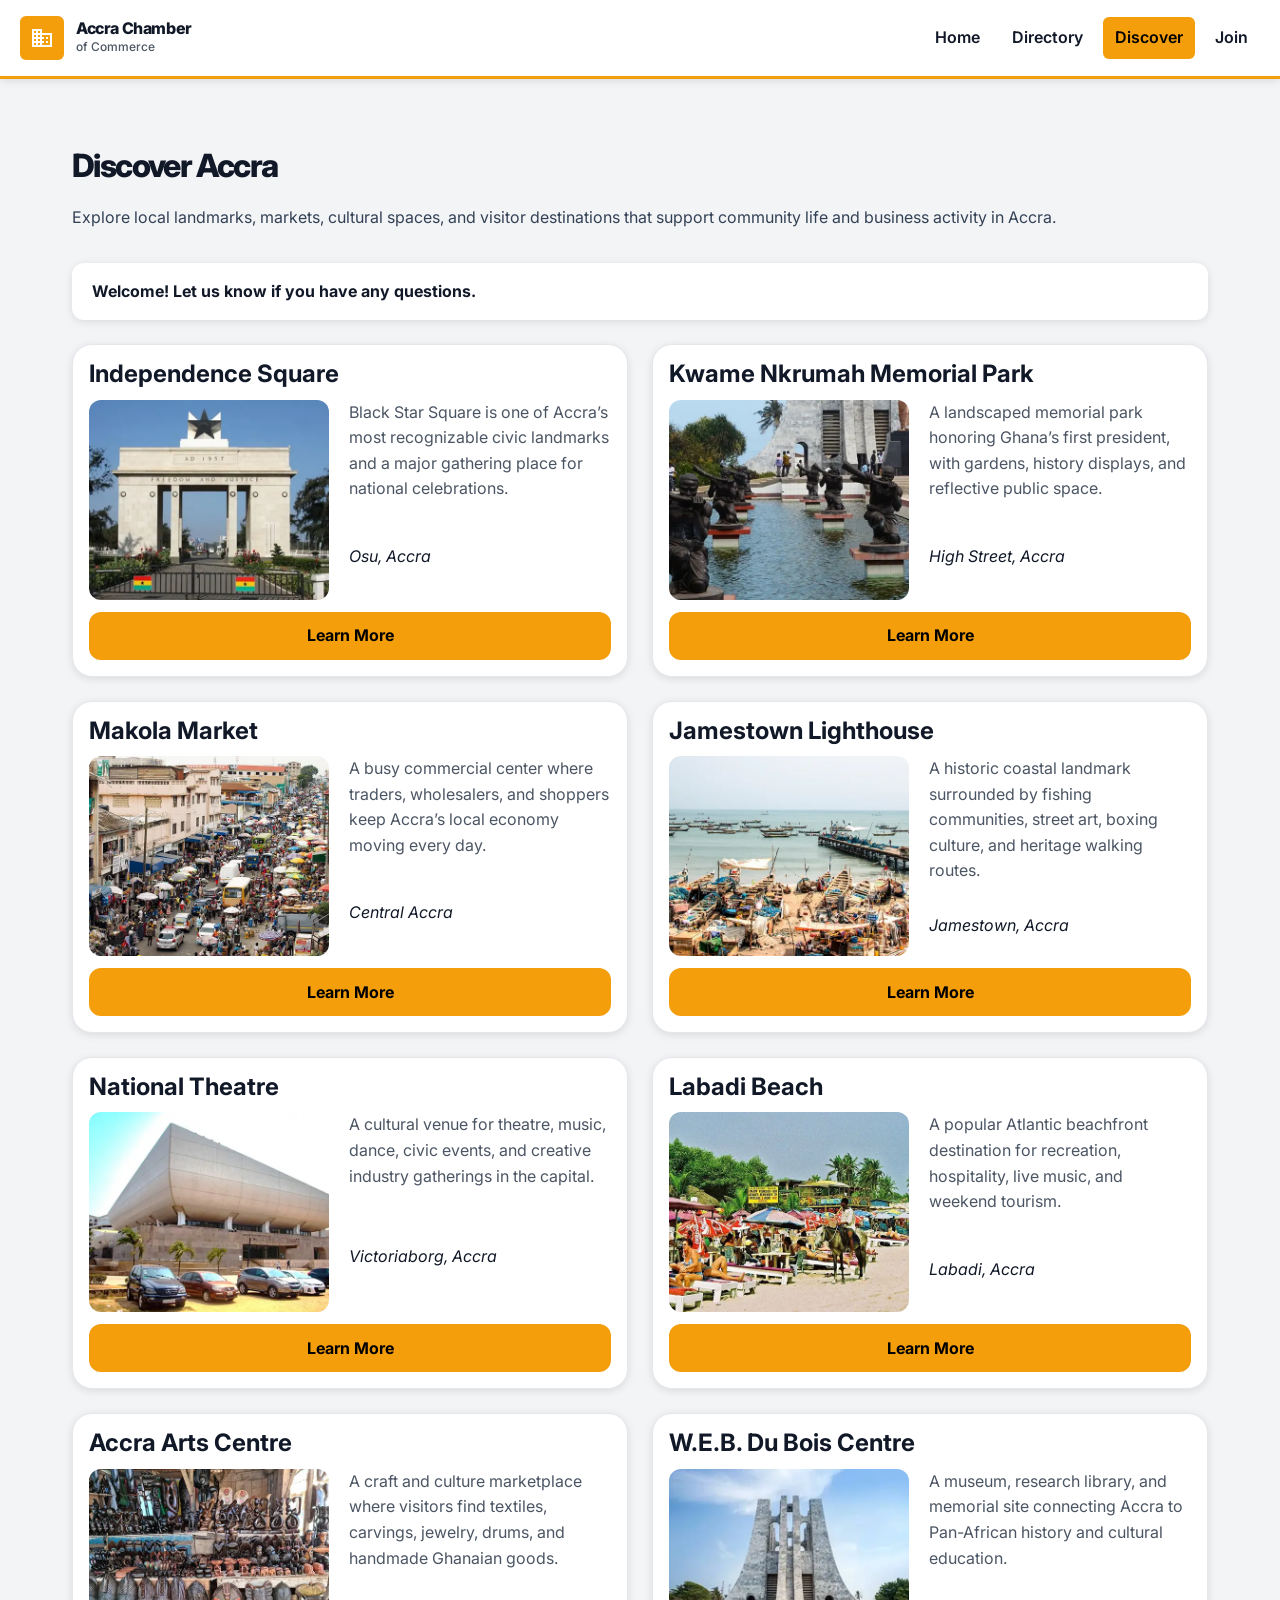
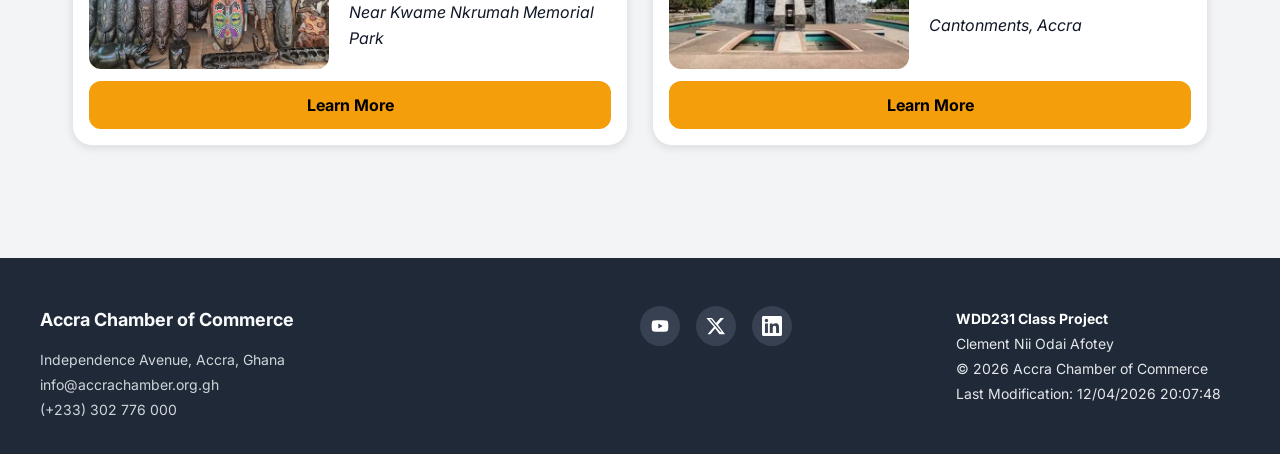
<file: chamber/discover.html>
<!DOCTYPE html>
<html lang="en">
<head>
  <meta charset="UTF-8">
  <meta name="viewport" content="width=device-width, initial-scale=1.0">
  <meta name="description" content="Discover notable attractions, markets, cultural spaces, and landmarks around Accra, Ghana.">
  <meta name="author" content="Clement Nii Odai Afotey">
  <title>Discover Accra | Accra Chamber of Commerce</title>
  <link rel="icon" href="favicon.ico">
  <meta property="og:type" content="website">
  <meta property="og:url" content="https://vikersjunior.github.io/wdd231/chamber/discover.html">
  <meta property="og:title" content="Discover Accra | Accra Chamber of Commerce">
  <meta property="og:description" content="Explore notable attractions and community places around Accra.">
  <meta property="og:image" content="https://vikersjunior.github.io/wdd231/chamber/images/og-chamber.webp">
  <meta property="og:locale" content="en_GH">
  <meta property="og:site_name" content="Accra Chamber of Commerce">
  <link rel="preconnect" href="https://fonts.googleapis.com">
  <link rel="preconnect" href="https://fonts.gstatic.com" crossorigin>
  <link rel="preload" as="style" href="https://fonts.googleapis.com/css2?family=Inter:ital,opsz,wght@0,14..32,100..900;1,14..32,100..900&amp;display=swap">
  <link rel="stylesheet" href="https://fonts.googleapis.com/css2?family=Inter:ital,opsz,wght@0,14..32,100..900;1,14..32,100..900&amp;display=swap" media="print" onload="this.media='all'">
  <noscript><link rel="stylesheet" href="https://fonts.googleapis.com/css2?family=Inter:ital,opsz,wght@0,14..32,100..900;1,14..32,100..900&amp;display=swap"></noscript>
  <link rel="stylesheet" href="styles/normalize.css">
  <link rel="stylesheet" href="styles/small.css">
  <link rel="stylesheet" href="styles/large.css" media="screen and (min-width: 640px)">
  <link rel="stylesheet" href="styles/discover.css">
  <script src="scripts/date.js" defer></script>
  <script src="scripts/navigation.js" defer></script>
  <script type="module" src="scripts/discover.js"></script>
</head>
<body>
  <header class="site-header">
    <a href="index.html" class="site-logo" aria-label="Accra Chamber of Commerce home">
      <div class="logo-icon" aria-hidden="true"><svg viewBox="0 0 24 24"><path d="M12 7V3H2v18h20V7H12zM6 19H4v-2h2v2zm0-4H4v-2h2v2zm0-4H4V9h2v2zm0-4H4V5h2v2zm4 12H8v-2h2v2zm0-4H8v-2h2v2zm0-4H8V9h2v2zm0-4H8V5h2v2zm10 12h-8v-2h2v-2h-2v-2h2v-2h-2V9h8v10zm-2-8h-2v2h2v-2zm0 4h-2v2h2v-2z"/></svg></div>
      <div class="logo-text"><span class="logo-name">Accra Chamber</span><span class="logo-sub">of Commerce</span></div>
    </a>
    <nav id="nav-menu" class="primary-nav" aria-label="Primary navigation">
      <a href="index.html" class="nav-link">Home</a>
      <a href="directory.html" class="nav-link">Directory</a>
      <a href="discover.html" class="nav-link" aria-current="page">Discover</a>
      <a href="join.html" class="nav-link">Join</a>
    </nav>
    <button id="menu-toggle" class="hamburger" aria-label="Toggle navigation menu" aria-expanded="false" aria-controls="nav-menu"><span></span><span></span><span></span></button>
  </header>
  <main>
    <div class="page-wrapper">
      <section class="page-intro">
        <h1>Discover Accra</h1>
        <p>Explore local landmarks, markets, cultural spaces, and visitor destinations that support community life and business activity in Accra.</p>
      </section>
      <aside id="visit-message" class="visit-message" aria-live="polite"></aside>
      <section id="discover-grid" class="discover-grid" aria-label="Discover Accra cards"></section>
    </div>
  </main>
  <footer class="site-footer">
    <div class="footer-inner">
      <div class="footer-brand"><p>Accra Chamber of Commerce</p><address>Independence Avenue, Accra, Ghana<br>info@accrachamber.org.gh<br><a href="tel:+233302776000">(+233) 302 776 000</a></address></div>
      <div class="footer-social"><a href="https://youtube.com" aria-label="YouTube" target="_blank" rel="noopener noreferrer"><svg viewBox="0 0 24 24" aria-hidden="true"><path d="M21.58 7.19c-.23-.86-.91-1.54-1.77-1.77C18.25 5 12 5 12 5s-6.25 0-7.81.42c-.86.23-1.54.91-1.77 1.77C2 8.75 2 12 2 12s0 3.25.42 4.81c.23.86.91 1.54 1.77 1.77C5.75 19 12 19 12 19s6.25 0 7.81-.42c.86-.23 1.54-.91 1.77-1.77C22 15.25 22 12 22 12s0-3.25-.42-4.81zM10 15V9l5.2 3-5.2 3z"/></svg></a><a href="https://twitter.com" aria-label="X (Twitter)" target="_blank" rel="noopener noreferrer"><svg viewBox="0 0 24 24" aria-hidden="true"><path d="M18.244 2.25h3.308l-7.227 8.26 8.502 11.24h-6.6l-5.165-6.75-5.913 6.75h-3.308l7.73-8.835L.424 2.25h6.755l4.872 6.237 5.193-6.237zM17.002 18.874h1.834L6.287 3.875H4.332l12.67 14.999z"/></svg></a><a href="https://linkedin.com" aria-label="LinkedIn" target="_blank" rel="noopener noreferrer"><svg viewBox="0 0 24 24" aria-hidden="true"><path d="M20.447 20.452h-3.554v-5.569c0-1.328-.027-3.037-1.852-3.037-1.853 0-2.136 1.445-2.136 2.939v5.667H9.351V9h3.414v1.561h.046c.477-.9 1.637-1.85 3.37-1.85 3.601 0 4.267 2.37 4.267 5.455v6.286zM5.337 7.433c-1.144 0-2.063-.926-2.063-2.065 0-1.138.92-2.063 2.063-2.063 1.14 0 2.064.925 2.064 2.063 0 1.139-.925 2.065-2.064 2.065zm1.782 13.019H3.555V9h3.564v11.452zM22.225 0H1.771C.792 0 0 .774 0 1.729v20.542C0 23.227.792 24 1.771 24h20.451C23.2 24 24 23.227 24 22.271V1.729C24 .774 23.2 0 22.225 0z"/></svg></a></div>
      <div class="footer-meta"><strong>WDD231 Class Project</strong><br>Clement Nii Odai Afotey<br>&copy; <span id="currentyear">2026</span> Accra Chamber of Commerce<br><span id="lastModified">Last Modification: 00/00/0000 00:00:00</span></div>
    </div>
  </footer>
</body>
</html>
</file>
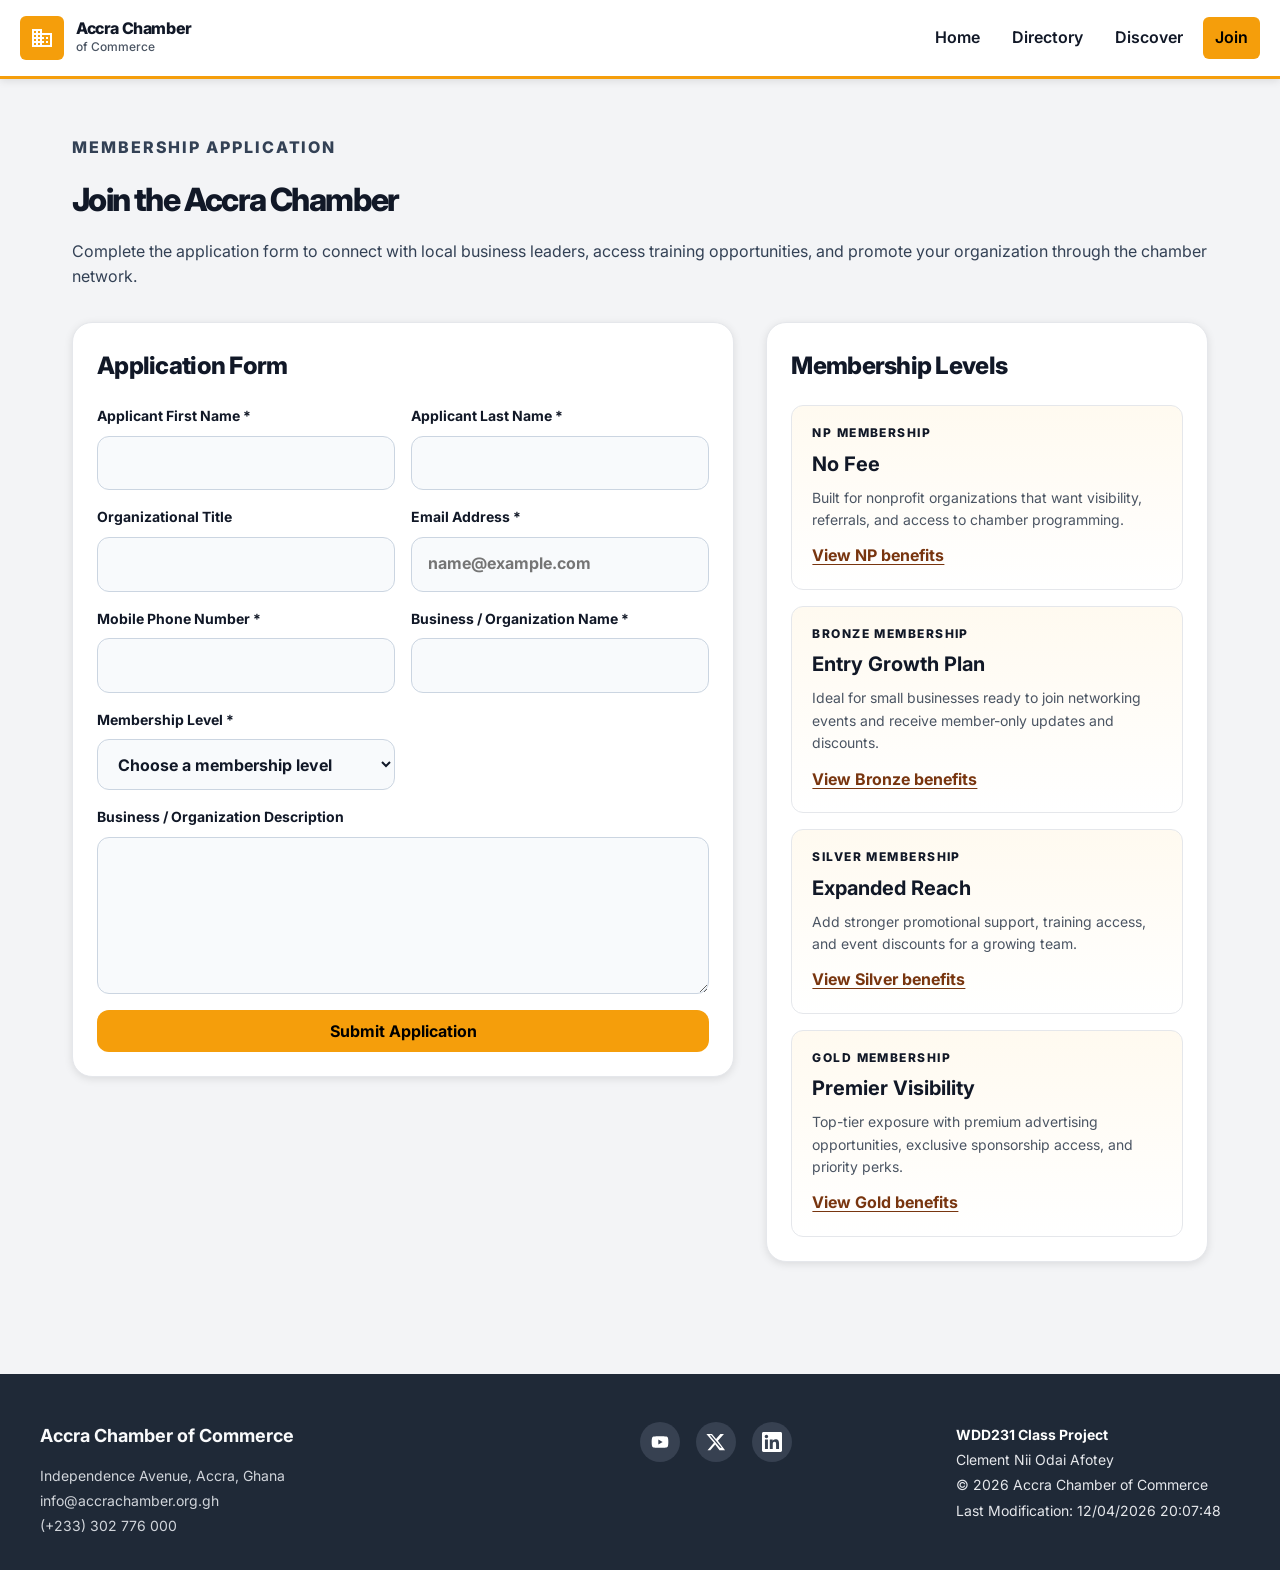
<file: chamber/join.html>
<!DOCTYPE html>
<html lang="en">
<head>
  <meta charset="UTF-8">
  <meta name="viewport" content="width=device-width, initial-scale=1.0">
  <meta name="description" content="Apply to join the Accra Chamber of Commerce and choose the membership level that fits your organization.">
  <meta name="author" content="Clement Nii Odai Afotey">
  <title>Join the Chamber | Accra Chamber of Commerce</title>

  <link rel="icon" href="favicon.ico">

  <meta property="og:type" content="website">
  <meta property="og:url" content="https://vikersjunior.github.io/wdd231/chamber/join.html">
  <meta property="og:title" content="Join the Chamber | Accra Chamber of Commerce">
  <meta property="og:description" content="Submit a membership application and explore the benefits of each chamber membership level.">
  <meta property="og:image" content="https://vikersjunior.github.io/wdd231/chamber/images/og-chamber.webp">
  <meta property="og:locale" content="en_GH">
  <meta property="og:site_name" content="Accra Chamber of Commerce">

  <link rel="preconnect" href="https://fonts.googleapis.com">
  <link rel="preconnect" href="https://fonts.gstatic.com" crossorigin>
  <link rel="preload" as="style"
        href="https://fonts.googleapis.com/css2?family=Inter:ital,opsz,wght@0,14..32,100..900;1,14..32,100..900&amp;display=swap">
  <link rel="stylesheet"
        href="https://fonts.googleapis.com/css2?family=Inter:ital,opsz,wght@0,14..32,100..900;1,14..32,100..900&amp;display=swap"
        media="print" onload="this.media='all'">
  <noscript>
    <link rel="stylesheet"
          href="https://fonts.googleapis.com/css2?family=Inter:ital,opsz,wght@0,14..32,100..900;1,14..32,100..900&amp;display=swap">
  </noscript>

  <link rel="stylesheet" href="styles/normalize.css">
  <link rel="stylesheet" href="styles/small.css">
  <link rel="stylesheet" href="styles/large.css" media="screen and (min-width: 640px)">
  <link rel="stylesheet" href="styles/join.css">

  <script src="scripts/date.js" defer></script>
  <script src="scripts/navigation.js" defer></script>
  <script src="scripts/join.js" defer></script>
</head>
<body>
  <header class="site-header">
    <a href="index.html" class="site-logo" aria-label="Accra Chamber of Commerce home">
      <div class="logo-icon" aria-hidden="true">
        <svg viewBox="0 0 24 24">
          <path d="M12 7V3H2v18h20V7H12zM6 19H4v-2h2v2zm0-4H4v-2h2v2zm0-4H4V9h2v2zm0-4H4V5h2v2zm4 12H8v-2h2v2zm0-4H8v-2h2v2zm0-4H8V9h2v2zm0-4H8V5h2v2zm10 12h-8v-2h2v-2h-2v-2h2v-2h-2V9h8v10zm-2-8h-2v2h2v-2zm0 4h-2v2h2v-2z"/>
        </svg>
      </div>
      <div class="logo-text">
        <span class="logo-name">Accra Chamber</span>
        <span class="logo-sub">of Commerce</span>
      </div>
    </a>

    <nav id="nav-menu" class="primary-nav" aria-label="Primary navigation">
      <a href="index.html" class="nav-link">Home</a>
      <a href="directory.html" class="nav-link">Directory</a>
      <a href="discover.html" class="nav-link">Discover</a>
      <a href="join.html" class="nav-link" aria-current="page">Join</a>
    </nav>

    <button id="menu-toggle"
            class="hamburger"
            aria-label="Toggle navigation menu"
            aria-expanded="false"
            aria-controls="nav-menu">
      <span></span>
      <span></span>
      <span></span>
    </button>
  </header>

  <main>
    <div class="page-wrapper join-page">
      <section class="page-intro">
        <p class="eyebrow">Membership Application</p>
        <h1>Join the Accra Chamber</h1>
        <p>Complete the application form to connect with local business leaders, access training opportunities, and promote your organization through the chamber network.</p>
      </section>

      <section class="join-layout" aria-label="Membership application and levels">
        <div class="join-panel">
          <h2 class="join-section-title">Application Form</h2>
          <form class="join-form" method="get" action="thankyou.html">
            <label class="form-field">
              <span>Applicant First Name *</span>
              <input
                type="text"
                name="firstName"
                title="Enter your first name."
                autocomplete="given-name"
                required>
            </label>

            <label class="form-field">
              <span>Applicant Last Name *</span>
              <input
                type="text"
                name="lastName"
                title="Enter your last name."
                autocomplete="family-name"
                required>
            </label>

            <label class="form-field">
              <span>Organizational Title</span>
              <input
                type="text"
                name="organizationTitle"
                title="Enter your organizational title using only letters, hyphens, and spaces with a minimum of seven characters."
                autocomplete="organization-title"
                pattern="[A-Za-z -]{7,}"
                minlength="7">
            </label>

            <label class="form-field">
              <span>Email Address *</span>
              <input
                type="email"
                name="email"
                title="Enter your email address."
                autocomplete="email"
                placeholder="name@example.com"
                required>
            </label>

            <label class="form-field">
              <span>Mobile Phone Number *</span>
              <input
                type="tel"
                name="phone"
                title="Enter your mobile phone number."
                autocomplete="tel"
                required>
            </label>

            <label class="form-field">
              <span>Business / Organization Name *</span>
              <input
                type="text"
                name="organization"
                title="Enter your business or organization name."
                autocomplete="organization"
                required>
            </label>

            <label class="form-field">
              <span>Membership Level *</span>
              <select
                name="membershipLevel"
                title="Select your preferred membership level."
                required>
                <option value="">Choose a membership level</option>
                <option value="np">NP Membership</option>
                <option value="bronze">Bronze Membership</option>
                <option value="silver">Silver Membership</option>
                <option value="gold">Gold Membership</option>
              </select>
            </label>

            <label class="form-field form-field-full">
              <span>Business / Organization Description</span>
              <textarea
                name="organizationDescription"
                title="Provide a short description of your organization."
                rows="5"></textarea>
            </label>

            <input type="hidden" name="timestamp" id="timestamp">

            <input class="cta-btn" type="submit" value="Submit Application">
          </form>
        </div>

        <aside class="membership-panel" aria-label="Membership options">
          <h2 class="join-section-title">Membership Levels</h2>
          <div class="membership-cards">
            <article class="membership-card membership-card-np">
              <p class="membership-tier">NP Membership</p>
              <h3>No Fee</h3>
              <p>Built for nonprofit organizations that want visibility, referrals, and access to chamber programming.</p>
              <a href="#np-modal" class="membership-link" data-modal-target="np-modal">View NP benefits</a>
            </article>

            <article class="membership-card membership-card-bronze">
              <p class="membership-tier">Bronze Membership</p>
              <h3>Entry Growth Plan</h3>
              <p>Ideal for small businesses ready to join networking events and receive member-only updates and discounts.</p>
              <a href="#bronze-modal" class="membership-link" data-modal-target="bronze-modal">View Bronze benefits</a>
            </article>

            <article class="membership-card membership-card-silver">
              <p class="membership-tier">Silver Membership</p>
              <h3>Expanded Reach</h3>
              <p>Add stronger promotional support, training access, and event discounts for a growing team.</p>
              <a href="#silver-modal" class="membership-link" data-modal-target="silver-modal">View Silver benefits</a>
            </article>

            <article class="membership-card membership-card-gold">
              <p class="membership-tier">Gold Membership</p>
              <h3>Premier Visibility</h3>
              <p>Top-tier exposure with premium advertising opportunities, exclusive sponsorship access, and priority perks.</p>
              <a href="#gold-modal" class="membership-link" data-modal-target="gold-modal">View Gold benefits</a>
            </article>
          </div>
        </aside>
      </section>
    </div>

    <dialog id="np-modal" class="membership-modal" aria-labelledby="np-modal-title">
      <div class="modal-body">
        <p class="membership-tier">NP Membership</p>
        <h2 id="np-modal-title">Benefits for Nonprofit Organizations</h2>
        <ul class="benefits-list">
          <li>No annual membership fee</li>
          <li>Listing in the chamber business directory</li>
          <li>Invitations to community events and outreach programs</li>
          <li>Access to member newsletters and nonprofit training sessions</li>
        </ul>
        <button type="button" class="modal-close" data-close-modal>Close</button>
      </div>
    </dialog>

    <dialog id="bronze-modal" class="membership-modal" aria-labelledby="bronze-modal-title">
      <div class="modal-body">
        <p class="membership-tier">Bronze Membership</p>
        <h2 id="bronze-modal-title">Bronze Level Benefits</h2>
        <ul class="benefits-list">
          <li>Everything included in NP visibility benefits</li>
          <li>Discounted admission to chamber networking events</li>
          <li>Business promotion in the monthly member bulletin</li>
          <li>Access to introductory business development workshops</li>
        </ul>
        <button type="button" class="modal-close" data-close-modal>Close</button>
      </div>
    </dialog>

    <dialog id="silver-modal" class="membership-modal" aria-labelledby="silver-modal-title">
      <div class="modal-body">
        <p class="membership-tier">Silver Membership</p>
        <h2 id="silver-modal-title">Silver Level Benefits</h2>
        <ul class="benefits-list">
          <li>All Bronze membership benefits</li>
          <li>Additional discounts on chamber events and seminars</li>
          <li>Featured promotion on chamber social channels</li>
          <li>Priority access to leadership and skills training sessions</li>
        </ul>
        <button type="button" class="modal-close" data-close-modal>Close</button>
      </div>
    </dialog>

    <dialog id="gold-modal" class="membership-modal" aria-labelledby="gold-modal-title">
      <div class="modal-body">
        <p class="membership-tier">Gold Membership</p>
        <h2 id="gold-modal-title">Gold Level Benefits</h2>
        <ul class="benefits-list">
          <li>All Silver membership benefits</li>
          <li>Homepage spotlight placement and premium directory visibility</li>
          <li>Exclusive sponsorship opportunities at signature chamber events</li>
          <li>Priority referrals and VIP invitations to leadership roundtables</li>
        </ul>
        <button type="button" class="modal-close" data-close-modal>Close</button>
      </div>
    </dialog>
  </main>

  <footer class="site-footer">
    <div class="footer-inner">
      <div class="footer-brand">
        <p>Accra Chamber of Commerce</p>
        <address>
          Independence Avenue, Accra, Ghana<br>
          info@accrachamber.org.gh<br>
          <a href="tel:+233302776000">(+233) 302 776 000</a>
        </address>
      </div>

      <div class="footer-social">
        <a href="https://youtube.com" aria-label="YouTube" target="_blank" rel="noopener noreferrer">
          <svg viewBox="0 0 24 24" aria-hidden="true">
            <path d="M21.58 7.19c-.23-.86-.91-1.54-1.77-1.77C18.25 5 12 5 12 5s-6.25 0-7.81.42c-.86.23-1.54.91-1.77 1.77C2 8.75 2 12 2 12s0 3.25.42 4.81c.23.86.91 1.54 1.77 1.77C5.75 19 12 19 12 19s6.25 0 7.81-.42c.86-.23 1.54-.91 1.77-1.77C22 15.25 22 12 22 12s0-3.25-.42-4.81zM10 15V9l5.2 3-5.2 3z"/>
          </svg>
        </a>
        <a href="https://twitter.com" aria-label="X (Twitter)" target="_blank" rel="noopener noreferrer">
          <svg viewBox="0 0 24 24" aria-hidden="true">
            <path d="M18.244 2.25h3.308l-7.227 8.26 8.502 11.24h-6.6l-5.165-6.75-5.913 6.75h-3.308l7.73-8.835L.424 2.25h6.755l4.872 6.237 5.193-6.237zM17.002 18.874h1.834L6.287 3.875H4.332l12.67 14.999z"/>
          </svg>
        </a>
        <a href="https://linkedin.com" aria-label="LinkedIn" target="_blank" rel="noopener noreferrer">
          <svg viewBox="0 0 24 24" aria-hidden="true">
            <path d="M20.447 20.452h-3.554v-5.569c0-1.328-.027-3.037-1.852-3.037-1.853 0-2.136 1.445-2.136 2.939v5.667H9.351V9h3.414v1.561h.046c.477-.9 1.637-1.85 3.37-1.85 3.601 0 4.267 2.37 4.267 5.455v6.286zM5.337 7.433c-1.144 0-2.063-.926-2.063-2.065 0-1.138.92-2.063 2.063-2.063 1.14 0 2.064.925 2.064 2.063 0 1.139-.925 2.065-2.064 2.065zm1.782 13.019H3.555V9h3.564v11.452zM22.225 0H1.771C.792 0 0 .774 0 1.729v20.542C0 23.227.792 24 1.771 24h20.451C23.2 24 24 23.227 24 22.271V1.729C24 .774 23.2 0 22.225 0z"/>
          </svg>
        </a>
      </div>

      <div class="footer-meta">
        <strong>WDD231 Class Project</strong><br>
        Clement Nii Odai Afotey<br>
        &copy; <span id="currentyear">2026</span> Accra Chamber of Commerce<br>
        <span id="lastModified">Last Modification: --/--/---- --:--:--</span>
      </div>
    </div>
  </footer>
</body>
</html>
</file>
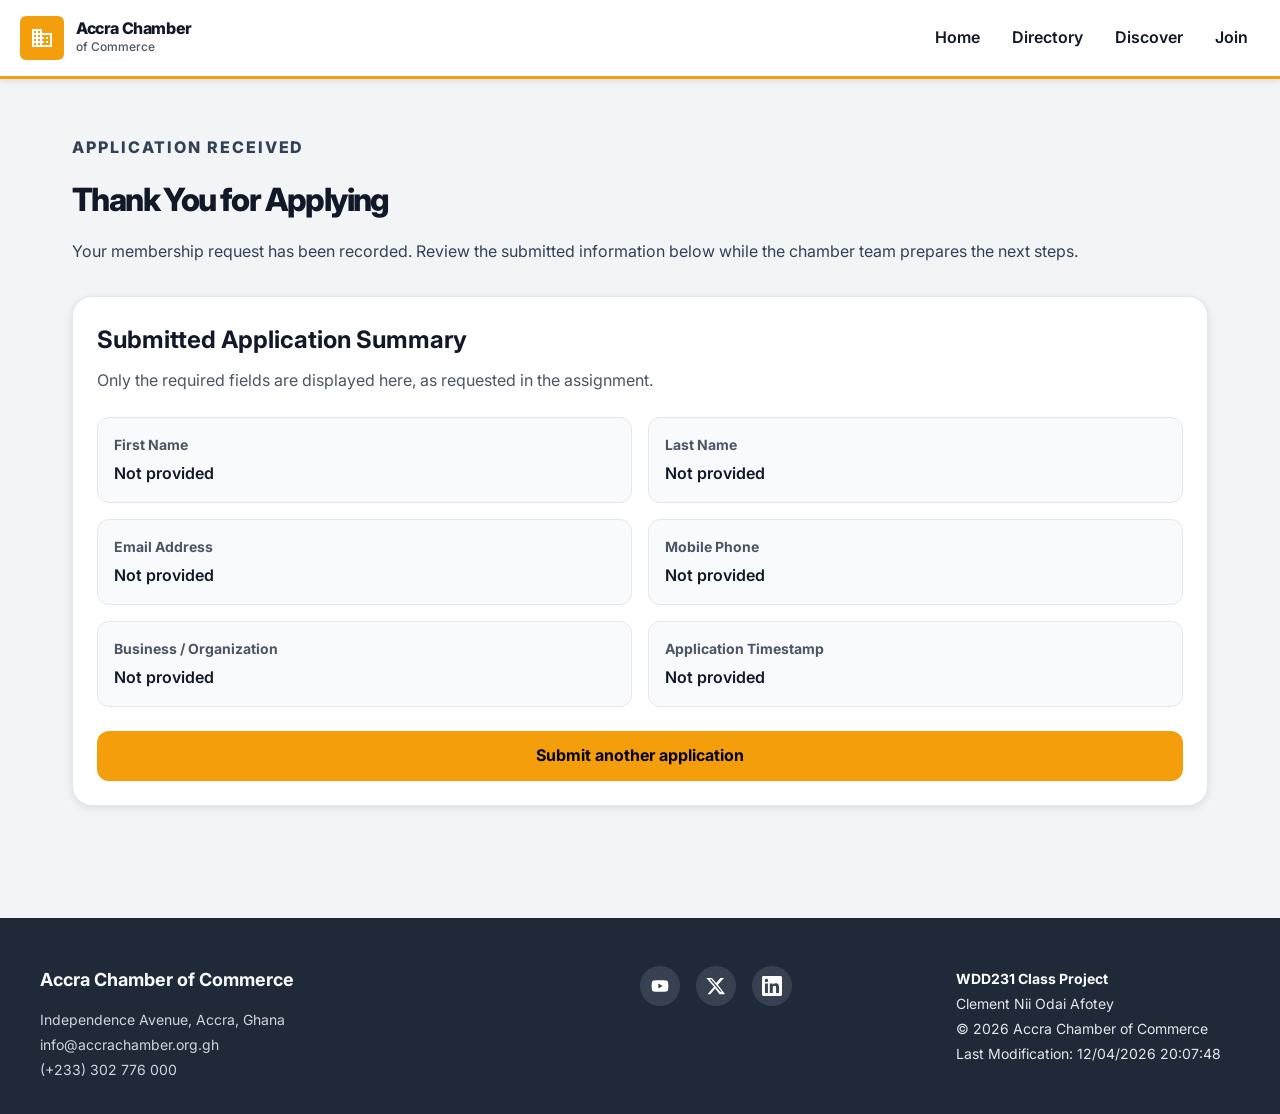
<file: chamber/thankyou.html>
<!DOCTYPE html>
<html lang="en">
<head>
  <meta charset="UTF-8">
  <meta name="viewport" content="width=device-width, initial-scale=1.0">
  <meta name="description" content="Thank you for applying to join the Accra Chamber of Commerce.">
  <meta name="author" content="Clement Nii Odai Afotey">
  <title>Application Received | Accra Chamber of Commerce</title>

  <link rel="icon" href="favicon.ico">

  <meta property="og:type" content="website">
  <meta property="og:url" content="https://vikersjunior.github.io/wdd231/chamber/thankyou.html">
  <meta property="og:title" content="Application Received | Accra Chamber of Commerce">
  <meta property="og:description" content="Review the details submitted in your chamber membership application.">
  <meta property="og:image" content="https://vikersjunior.github.io/wdd231/chamber/images/og-chamber.webp">
  <meta property="og:locale" content="en_GH">
  <meta property="og:site_name" content="Accra Chamber of Commerce">

  <link rel="preconnect" href="https://fonts.googleapis.com">
  <link rel="preconnect" href="https://fonts.gstatic.com" crossorigin>
  <link rel="preload" as="style"
        href="https://fonts.googleapis.com/css2?family=Inter:ital,opsz,wght@0,14..32,100..900;1,14..32,100..900&amp;display=swap">
  <link rel="stylesheet"
        href="https://fonts.googleapis.com/css2?family=Inter:ital,opsz,wght@0,14..32,100..900;1,14..32,100..900&amp;display=swap"
        media="print" onload="this.media='all'">
  <noscript>
    <link rel="stylesheet"
          href="https://fonts.googleapis.com/css2?family=Inter:ital,opsz,wght@0,14..32,100..900;1,14..32,100..900&amp;display=swap">
  </noscript>

  <link rel="stylesheet" href="styles/normalize.css">
  <link rel="stylesheet" href="styles/small.css">
  <link rel="stylesheet" href="styles/large.css" media="screen and (min-width: 640px)">
  <link rel="stylesheet" href="styles/join.css">

  <script src="scripts/date.js" defer></script>
  <script src="scripts/navigation.js" defer></script>
  <script src="scripts/thankyou.js" defer></script>
</head>
<body>
  <header class="site-header">
    <a href="index.html" class="site-logo" aria-label="Accra Chamber of Commerce home">
      <div class="logo-icon" aria-hidden="true">
        <svg viewBox="0 0 24 24">
          <path d="M12 7V3H2v18h20V7H12zM6 19H4v-2h2v2zm0-4H4v-2h2v2zm0-4H4V9h2v2zm0-4H4V5h2v2zm4 12H8v-2h2v2zm0-4H8v-2h2v2zm0-4H8V9h2v2zm0-4H8V5h2v2zm10 12h-8v-2h2v-2h-2v-2h2v-2h-2V9h8v10zm-2-8h-2v2h2v-2zm0 4h-2v2h2v-2z"/>
        </svg>
      </div>
      <div class="logo-text">
        <span class="logo-name">Accra Chamber</span>
        <span class="logo-sub">of Commerce</span>
      </div>
    </a>

    <nav id="nav-menu" class="primary-nav" aria-label="Primary navigation">
      <a href="index.html" class="nav-link">Home</a>
      <a href="directory.html" class="nav-link">Directory</a>
      <a href="discover.html" class="nav-link">Discover</a>
      <a href="join.html" class="nav-link">Join</a>
    </nav>

    <button id="menu-toggle"
            class="hamburger"
            aria-label="Toggle navigation menu"
            aria-expanded="false"
            aria-controls="nav-menu">
      <span></span>
      <span></span>
      <span></span>
    </button>
  </header>

  <main>
    <div class="page-wrapper join-page">
      <section class="page-intro">
        <p class="eyebrow">Application Received</p>
        <h1>Thank You for Applying</h1>
        <p>Your membership request has been recorded. Review the submitted information below while the chamber team prepares the next steps.</p>
      </section>

      <section class="thankyou-card" aria-labelledby="submission-summary-title">
        <div class="thankyou-header">
          <h2 id="submission-summary-title">Submitted Application Summary</h2>
          <p>Only the required fields are displayed here, as requested in the assignment.</p>
        </div>

        <dl class="submission-list">
          <div class="submission-item">
            <dt>First Name</dt>
            <dd id="display-first-name">Not provided</dd>
          </div>
          <div class="submission-item">
            <dt>Last Name</dt>
            <dd id="display-last-name">Not provided</dd>
          </div>
          <div class="submission-item">
            <dt>Email Address</dt>
            <dd id="display-email">Not provided</dd>
          </div>
          <div class="submission-item">
            <dt>Mobile Phone</dt>
            <dd id="display-phone">Not provided</dd>
          </div>
          <div class="submission-item">
            <dt>Business / Organization</dt>
            <dd id="display-organization">Not provided</dd>
          </div>
          <div class="submission-item">
            <dt>Application Timestamp</dt>
            <dd id="display-timestamp">Not provided</dd>
          </div>
        </dl>

        <a href="join.html" class="cta-btn">Submit another application</a>
      </section>
    </div>
  </main>

  <footer class="site-footer">
    <div class="footer-inner">
      <div class="footer-brand">
        <p>Accra Chamber of Commerce</p>
        <address>
          Independence Avenue, Accra, Ghana<br>
          info@accrachamber.org.gh<br>
          <a href="tel:+233302776000">(+233) 302 776 000</a>
        </address>
      </div>

      <div class="footer-social">
        <a href="https://youtube.com" aria-label="YouTube" target="_blank" rel="noopener noreferrer">
          <svg viewBox="0 0 24 24" aria-hidden="true">
            <path d="M21.58 7.19c-.23-.86-.91-1.54-1.77-1.77C18.25 5 12 5 12 5s-6.25 0-7.81.42c-.86.23-1.54.91-1.77 1.77C2 8.75 2 12 2 12s0 3.25.42 4.81c.23.86.91 1.54 1.77 1.77C5.75 19 12 19 12 19s6.25 0 7.81-.42c.86-.23 1.54-.91 1.77-1.77C22 15.25 22 12 22 12s0-3.25-.42-4.81zM10 15V9l5.2 3-5.2 3z"/>
          </svg>
        </a>
        <a href="https://twitter.com" aria-label="X (Twitter)" target="_blank" rel="noopener noreferrer">
          <svg viewBox="0 0 24 24" aria-hidden="true">
            <path d="M18.244 2.25h3.308l-7.227 8.26 8.502 11.24h-6.6l-5.165-6.75-5.913 6.75h-3.308l7.73-8.835L.424 2.25h6.755l4.872 6.237 5.193-6.237zM17.002 18.874h1.834L6.287 3.875H4.332l12.67 14.999z"/>
          </svg>
        </a>
        <a href="https://linkedin.com" aria-label="LinkedIn" target="_blank" rel="noopener noreferrer">
          <svg viewBox="0 0 24 24" aria-hidden="true">
            <path d="M20.447 20.452h-3.554v-5.569c0-1.328-.027-3.037-1.852-3.037-1.853 0-2.136 1.445-2.136 2.939v5.667H9.351V9h3.414v1.561h.046c.477-.9 1.637-1.85 3.37-1.85 3.601 0 4.267 2.37 4.267 5.455v6.286zM5.337 7.433c-1.144 0-2.063-.926-2.063-2.065 0-1.138.92-2.063 2.063-2.063 1.14 0 2.064.925 2.064 2.063 0 1.139-.925 2.065-2.064 2.065zm1.782 13.019H3.555V9h3.564v11.452zM22.225 0H1.771C.792 0 0 .774 0 1.729v20.542C0 23.227.792 24 1.771 24h20.451C23.2 24 24 23.227 24 22.271V1.729C24 .774 23.2 0 22.225 0z"/>
          </svg>
        </a>
      </div>

      <div class="footer-meta">
        <strong>WDD231 Class Project</strong><br>
        Clement Nii Odai Afotey<br>
        &copy; <span id="currentyear">2026</span> Accra Chamber of Commerce<br>
        <span id="lastModified">Last Modification: --/--/---- --:--:--</span>
      </div>
    </div>
  </footer>
</body>
</html>
</file>
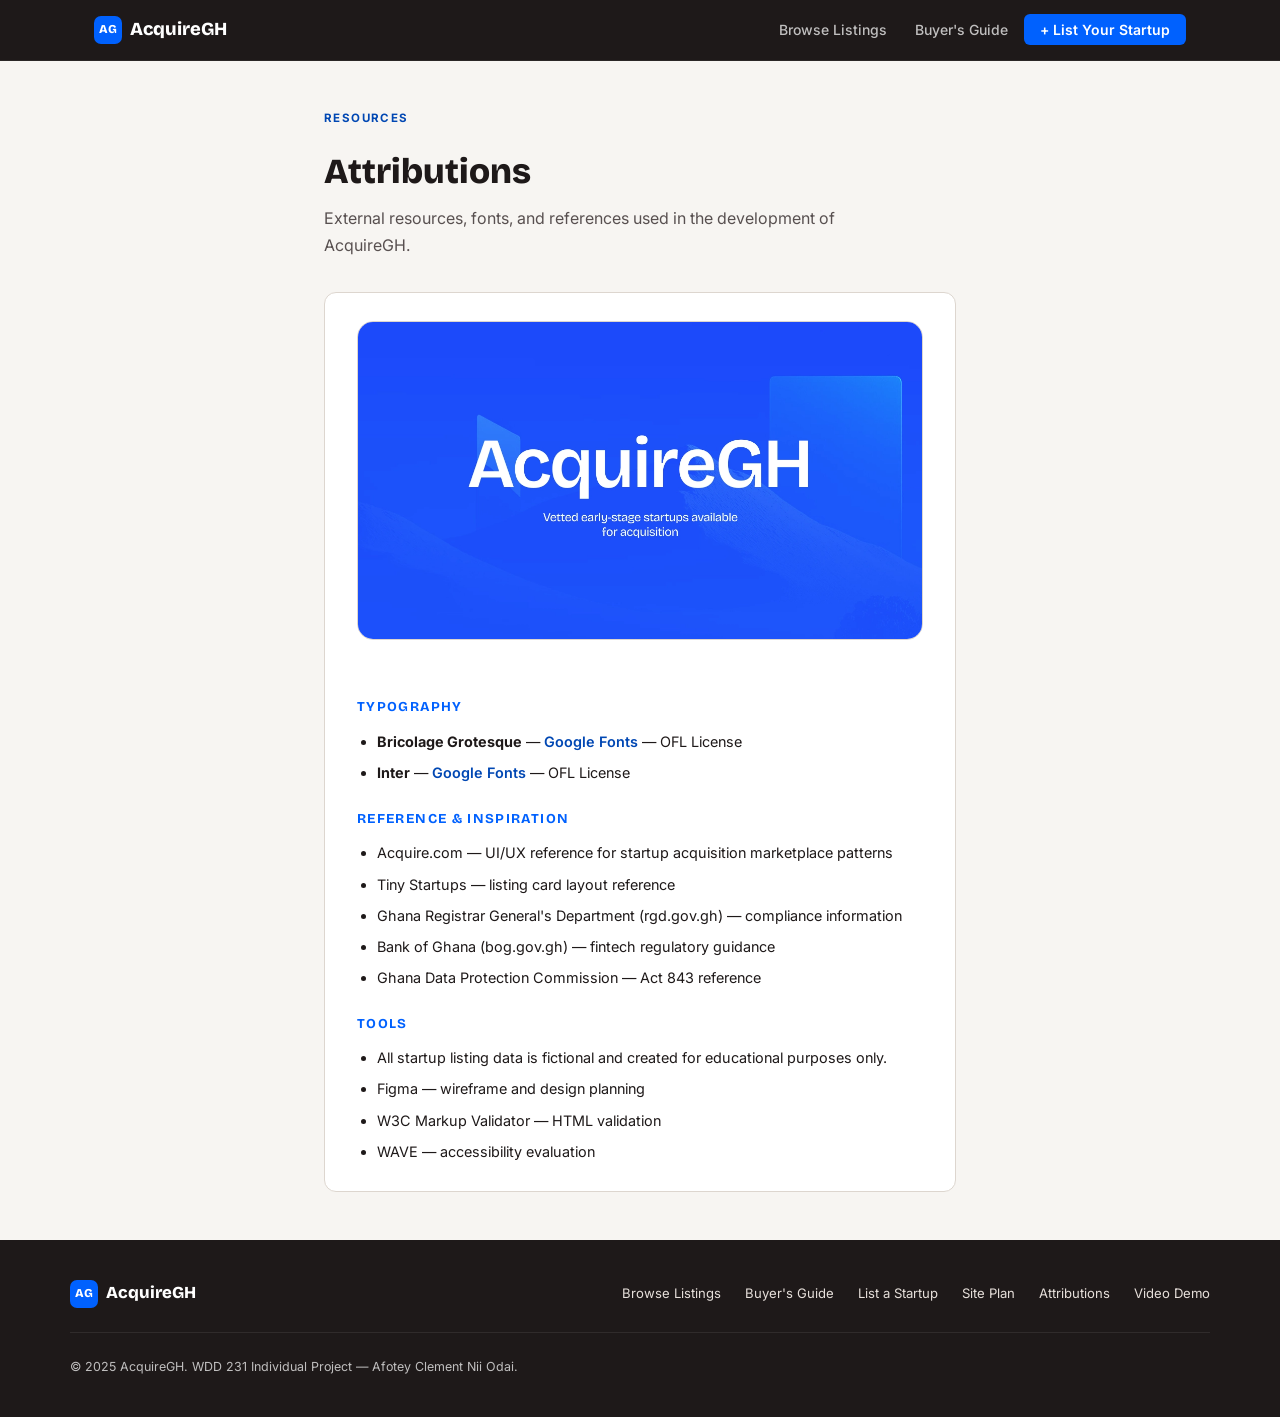
<file: final/attributions.html>
<!DOCTYPE html>
<html lang="en">
<head>
  <meta charset="UTF-8">
  <meta name="viewport" content="width=device-width, initial-scale=1.0">
  <meta name="description" content="Resource attributions for AcquireGH — fonts, references, and tools used in the development of this project.">
  <meta name="author" content="Clement Nii Odai Afotey">

  <!-- Favicon -->
  <link rel="icon" href="images/favicon.svg">

  <!-- Open Graph / Facebook -->
  <meta property="og:type" content="website">
  <meta property="og:url" content="https://vikersjunior.github.io/wdd231/final/attributions.html">
  <meta property="og:title" content="Attributions — AcquireGH">
  <meta property="og:description" content="Fonts, references, and tools used in the development of AcquireGH.">
  <meta property="og:image" content="https://vikersjunior.github.io/wdd231/final/images/og-cover.webp">
  <meta property="og:locale" content="en_GH">
  <meta property="og:site_name" content="AcquireGH">

  <!-- Twitter / X Card -->
  <meta name="twitter:card" content="summary_large_image">
  <meta name="twitter:url" content="https://vikersjunior.github.io/wdd231/final/attributions.html">
  <meta name="twitter:title" content="Attributions — AcquireGH">
  <meta name="twitter:description" content="Fonts, references, and tools used in the development of AcquireGH.">
  <meta name="twitter:image" content="https://vikersjunior.github.io/wdd231/final/images/og-cover.png">

  <!-- Google Fonts -->
  <link rel="preconnect" href="https://fonts.googleapis.com">
  <link rel="preconnect" href="https://fonts.gstatic.com" crossorigin>
  <link rel="preload" as="style"
        href="https://fonts.googleapis.com/css2?family=Bricolage+Grotesque:opsz,wght@12..96,400;12..96,700;12..96,800&family=Inter:wght@300;400;500;600&display=swap">
  <link rel="stylesheet"
        href="https://fonts.googleapis.com/css2?family=Bricolage+Grotesque:opsz,wght@12..96,400;12..96,700;12..96,800&family=Inter:wght@300;400;500;600&display=swap"
        media="print" onload="this.media='all'">
  <noscript>
    <link rel="stylesheet"
          href="https://fonts.googleapis.com/css2?family=Bricolage+Grotesque:opsz,wght@12..96,400;12..96,700;12..96,800&family=Inter:wght@300;400;500;600&display=swap">
  </noscript>

  <!-- CSS -->
  <link rel="stylesheet" href="styles/normalize.css">
  <link rel="stylesheet" href="styles/main.css">
  <link rel="stylesheet" href="styles/attributions.css">

  <title>Attributions — AcquireGH</title>
  <script type="module" src="scripts/attributions.js"></script>
</head>
<body>
  <header class="site-header">
    <div class="nav-inner">
      <a href="index.html" class="nav-logo">
        <div class="logo-badge" aria-hidden="true">AG</div>AcquireGH
      </a>
      <button class="nav-toggle" aria-label="Toggle navigation" aria-expanded="false">
        <span></span><span></span><span></span>
      </button>
      <nav id="nav-menu" aria-label="Main navigation">
        <ul class="nav-menu">
          <li><a href="index.html">Browse Listings</a></li>
          <li><a href="guide.html">Buyer's Guide</a></li>
          <li><a href="list.html" class="nav-cta">+ List Your Startup</a></li>
        </ul>
      </nav>
    </div>
  </header>

  <main id="main-content">
    <div class="section-wrap section-wrap--narrow">
      <p class="section-label">Resources</p>
      <h1 class="section-title">Attributions</h1>
      <p class="section-subtitle section-subtitle--spaced">External resources, fonts, and references used in the development of AcquireGH.</p>

      <div class="card-panel">
        <figure class="attributions-hero-image">
          <img src="images/og-cover.webp" alt="Abstract dark portal landscape used as the AcquireGH brand hero image" loading="lazy" width="1600" height="900">
        </figure>

        <div>
          <h2 class="card-panel-title">Typography</h2>
          <ul class="resource-list">
            <li><strong>Bricolage Grotesque</strong> — <a href="https://fonts.google.com/specimen/Bricolage+Grotesque" target="_blank" rel="noopener" class="link-accent">Google Fonts</a> — OFL License</li>
            <li><strong>Inter</strong> — <a href="https://fonts.google.com/specimen/Inter" target="_blank" rel="noopener" class="link-accent">Google Fonts</a> — OFL License</li>
          </ul>
        </div>

        <div>
          <h2 class="card-panel-title">Reference & Inspiration</h2>
          <ul class="resource-list">
            <li>Acquire.com — UI/UX reference for startup acquisition marketplace patterns</li>
            <li>Tiny Startups — listing card layout reference</li>
            <li>Ghana Registrar General's Department (rgd.gov.gh) — compliance information</li>
            <li>Bank of Ghana (bog.gov.gh) — fintech regulatory guidance</li>
            <li>Ghana Data Protection Commission — Act 843 reference</li>
          </ul>
        </div>

        <div>
          <h2 class="card-panel-title">Tools</h2>
          <ul class="resource-list">
            <li>All startup listing data is fictional and created for educational purposes only.</li>
            <li>Figma — wireframe and design planning</li>
            <li>W3C Markup Validator — HTML validation</li>
            <li>WAVE — accessibility evaluation</li>
          </ul>
        </div>

      </div>
    </div>
  </main>

  <footer class="site-footer">
    <div class="footer-inner">
      <div class="footer-brand">
        <div class="logo-badge" aria-hidden="true">AG</div>AcquireGH
      </div>
      <nav class="footer-links" aria-label="Footer navigation">
        <a href="index.html">Browse Listings</a>
        <a href="guide.html">Buyer's Guide</a>
        <a href="list.html">List a Startup</a>
        <a href="siteplan.html">Site Plan</a>
        <a href="attributions.html">Attributions</a>
        <a href="https://youtu.be/szBzlGd4R3o" target="_blank" rel="noopener">Video Demo</a>
      </nav>
      <div class="footer-copy">
        <span>© 2025 AcquireGH. WDD 231 Individual Project — Afotey Clement Nii Odai.</span>
      </div>
    </div>
  </footer>


</body>
</html>
</file>
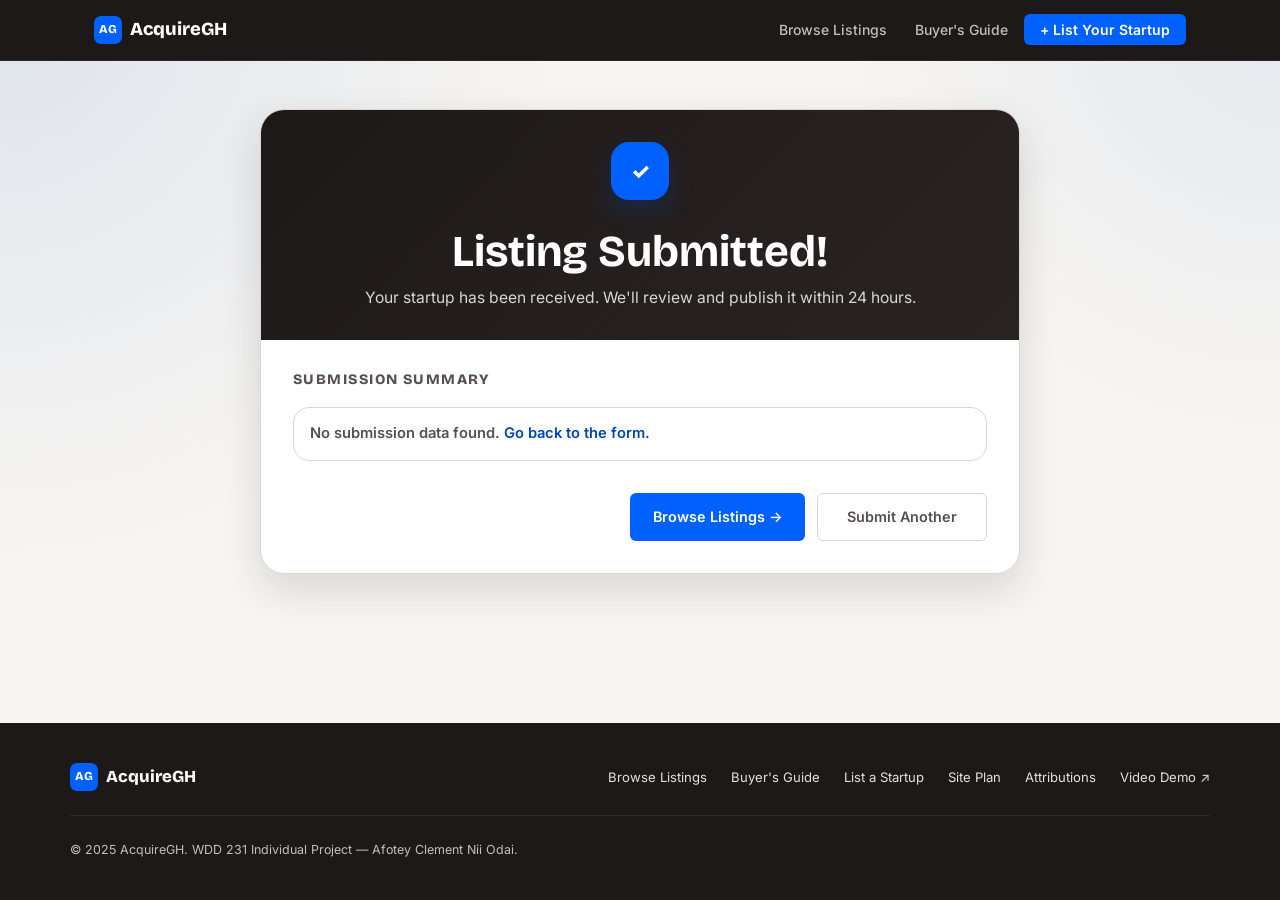
<file: final/form-action.html>
<!DOCTYPE html>
<html lang="en">
<head>
  <meta charset="UTF-8">
  <meta name="viewport" content="width=device-width, initial-scale=1.0">
  <meta name="description" content="Your startup listing has been submitted to AcquireGH. Review your submission details below.">
  <meta name="author" content="Clement Nii Odai Afotey">

  <!-- Favicon -->
  <link rel="icon" href="images/favicon.svg">

  <!-- Open Graph / Facebook -->
  <meta property="og:type" content="website">
  <meta property="og:url" content="https://vikersjunior.github.io/wdd231/final/form-action.html">
  <meta property="og:title" content="Listing Submitted — AcquireGH">
  <meta property="og:description" content="Your startup listing has been submitted to AcquireGH for review.">
  <meta property="og:image" content="https://vikersjunior.github.io/wdd231/final/images/og-cover.webp">
  <meta property="og:locale" content="en_GH">
  <meta property="og:site_name" content="AcquireGH">

  <!-- Twitter / X Card -->
  <meta name="twitter:card" content="summary_large_image">
  <meta name="twitter:url" content="https://vikersjunior.github.io/wdd231/final/form-action.html">
  <meta name="twitter:title" content="Listing Submitted — AcquireGH">
  <meta name="twitter:description" content="Your startup listing has been submitted to AcquireGH for review.">
  <meta name="twitter:image" content="https://vikersjunior.github.io/wdd231/final/images/og-cover.png">

  <!-- Google Fonts -->
  <link rel="preconnect" href="https://fonts.googleapis.com">
  <link rel="preconnect" href="https://fonts.gstatic.com" crossorigin>
  <link rel="preload" as="style"
        href="https://fonts.googleapis.com/css2?family=Bricolage+Grotesque:opsz,wght@12..96,400;12..96,700;12..96,800&family=Inter:wght@300;400;500;600&display=swap">
  <link rel="stylesheet"
        href="https://fonts.googleapis.com/css2?family=Bricolage+Grotesque:opsz,wght@12..96,400;12..96,700;12..96,800&family=Inter:wght@300;400;500;600&display=swap"
        media="print" onload="this.media='all'">
  <noscript>
    <link rel="stylesheet"
          href="https://fonts.googleapis.com/css2?family=Bricolage+Grotesque:opsz,wght@12..96,400;12..96,700;12..96,800&family=Inter:wght@300;400;500;600&display=swap">
  </noscript>

  <!-- CSS -->
  <link rel="stylesheet" href="styles/normalize.css">
  <link rel="stylesheet" href="styles/main.css">
  <link rel="stylesheet" href="styles/form-action.css">

  <title>Listing Submitted — AcquireGH</title>
  <script type="module" src="scripts/form-action.js"></script>
</head>
<body class="success-page">

  <a class="skip-link" href="#main-content">Skip to content</a>

  <header class="site-header">
    <div class="nav-inner">
      <a href="index.html" class="nav-logo" aria-label="AcquireGH home">
        <div class="logo-badge" aria-hidden="true">AG</div>
        AcquireGH
      </a>
      <button class="nav-toggle" aria-label="Toggle navigation" aria-expanded="false" aria-controls="nav-menu">
        <span></span><span></span><span></span>
      </button>
      <nav id="nav-menu" aria-label="Main navigation">
        <ul class="nav-menu">
          <li><a href="index.html">Browse Listings</a></li>
          <li><a href="guide.html">Buyer's Guide</a></li>
          <li><a href="list.html" class="nav-cta">+ List Your Startup</a></li>
        </ul>
      </nav>
    </div>
  </header>

  <main id="main-content">
    <div class="action-wrap">

      <div class="success-card">
        <div class="success-header">
          <div class="success-icon" aria-hidden="true">✓</div>
          <h1>Listing Submitted!</h1>
          <p>Your startup has been received. We'll review and publish it within 24 hours.</p>
        </div>

        <div class="data-section">
          <h2>Submission Summary</h2>
          <table class="data-table" id="submission-table" aria-label="Submitted listing data">
            <tbody id="data-rows">
              <!-- Populated by JS -->
            </tbody>
          </table>
        </div>

        <div class="action-footer">
          <a href="index.html" class="action-link action-primary">Browse Listings →</a>
          <a href="list.html" class="action-link action-ghost">Submit Another</a>
        </div>
      </div>

    </div>
  </main>

  <footer class="site-footer">
    <div class="footer-inner">
      <div class="footer-brand">
        <div class="logo-badge" aria-hidden="true">AG</div>
        AcquireGH
      </div>
      <nav class="footer-links" aria-label="Footer navigation">
        <a href="index.html">Browse Listings</a>
        <a href="guide.html">Buyer's Guide</a>
        <a href="list.html">List a Startup</a>
        <a href="siteplan.html">Site Plan</a>
        <a href="attributions.html">Attributions</a>
        <a href="https://youtu.be/szBzlGd4R3o" target="_blank" rel="noopener">Video Demo ↗</a>
      </nav>
      <div class="footer-copy">
        <span>© 2025 AcquireGH. WDD 231 Individual Project — Afotey Clement Nii Odai.</span>
      </div>
    </div>
  </footer>



</body>
</html>
</file>
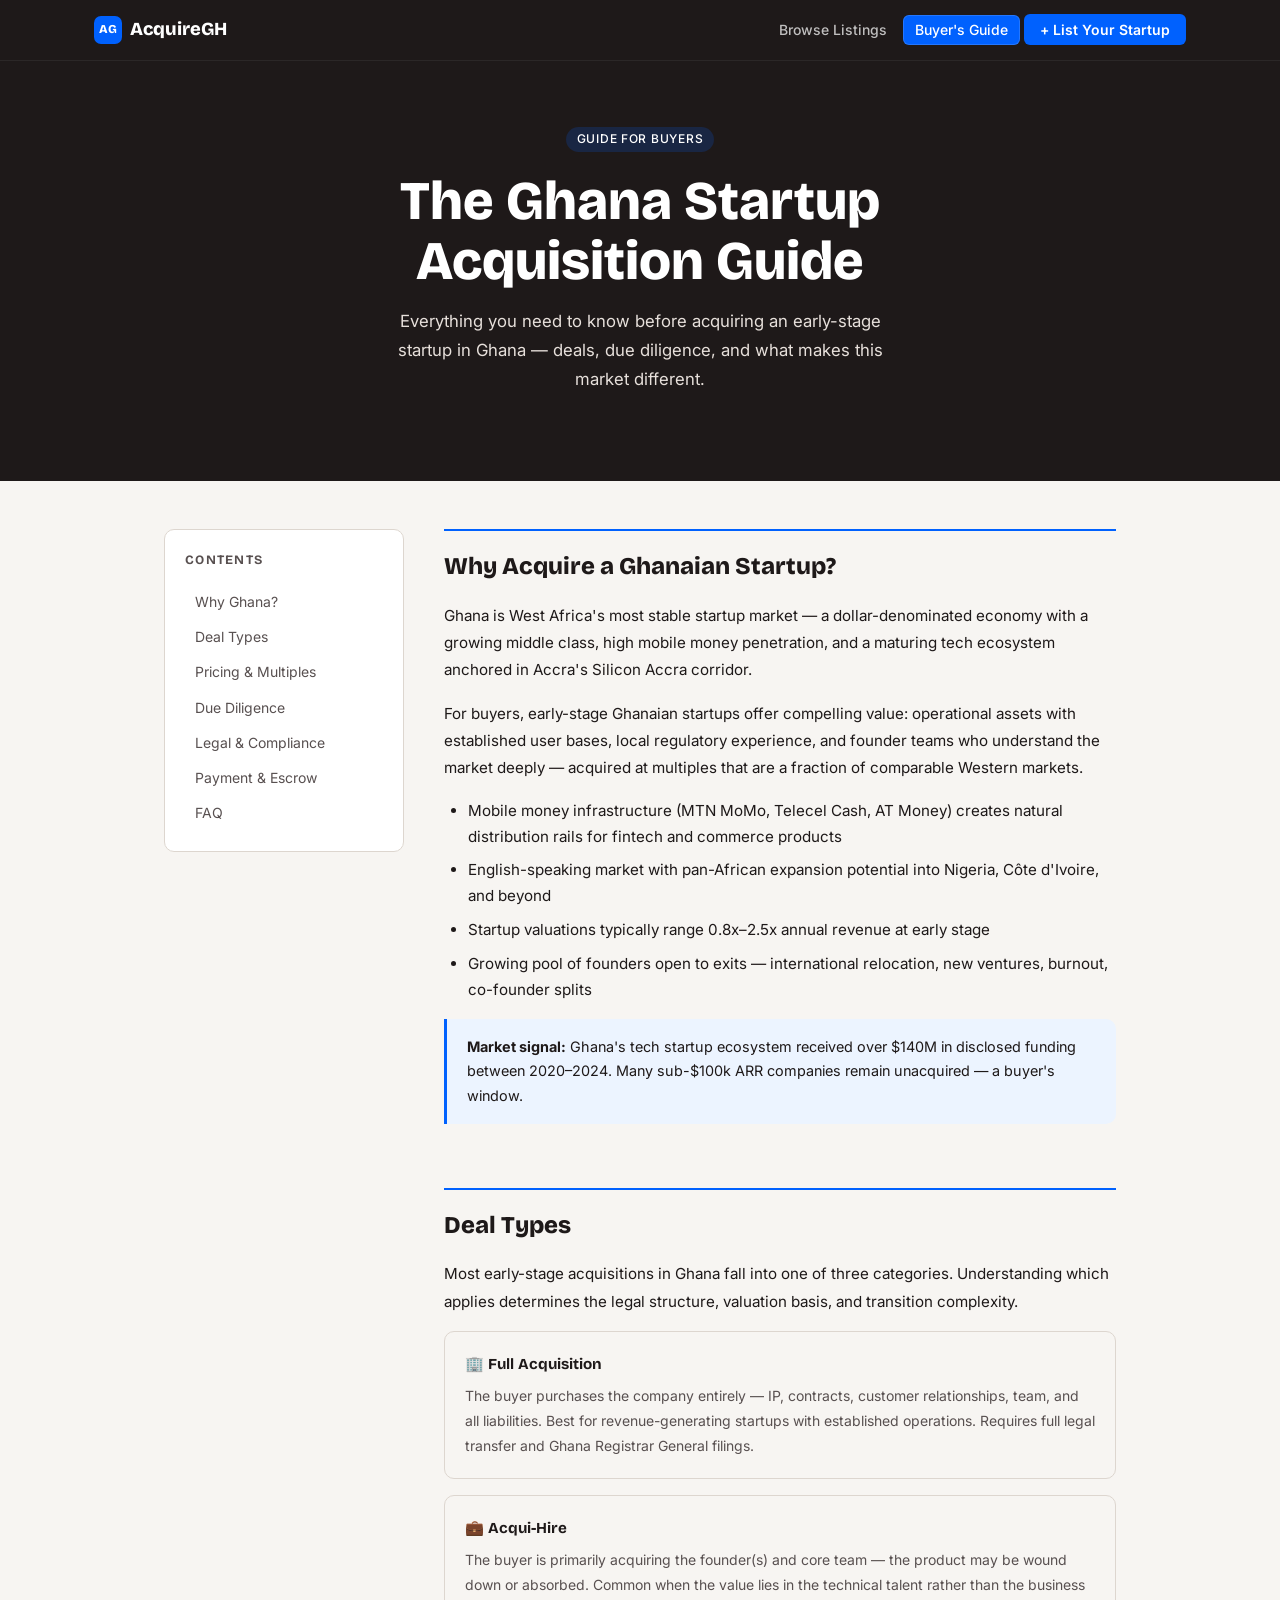
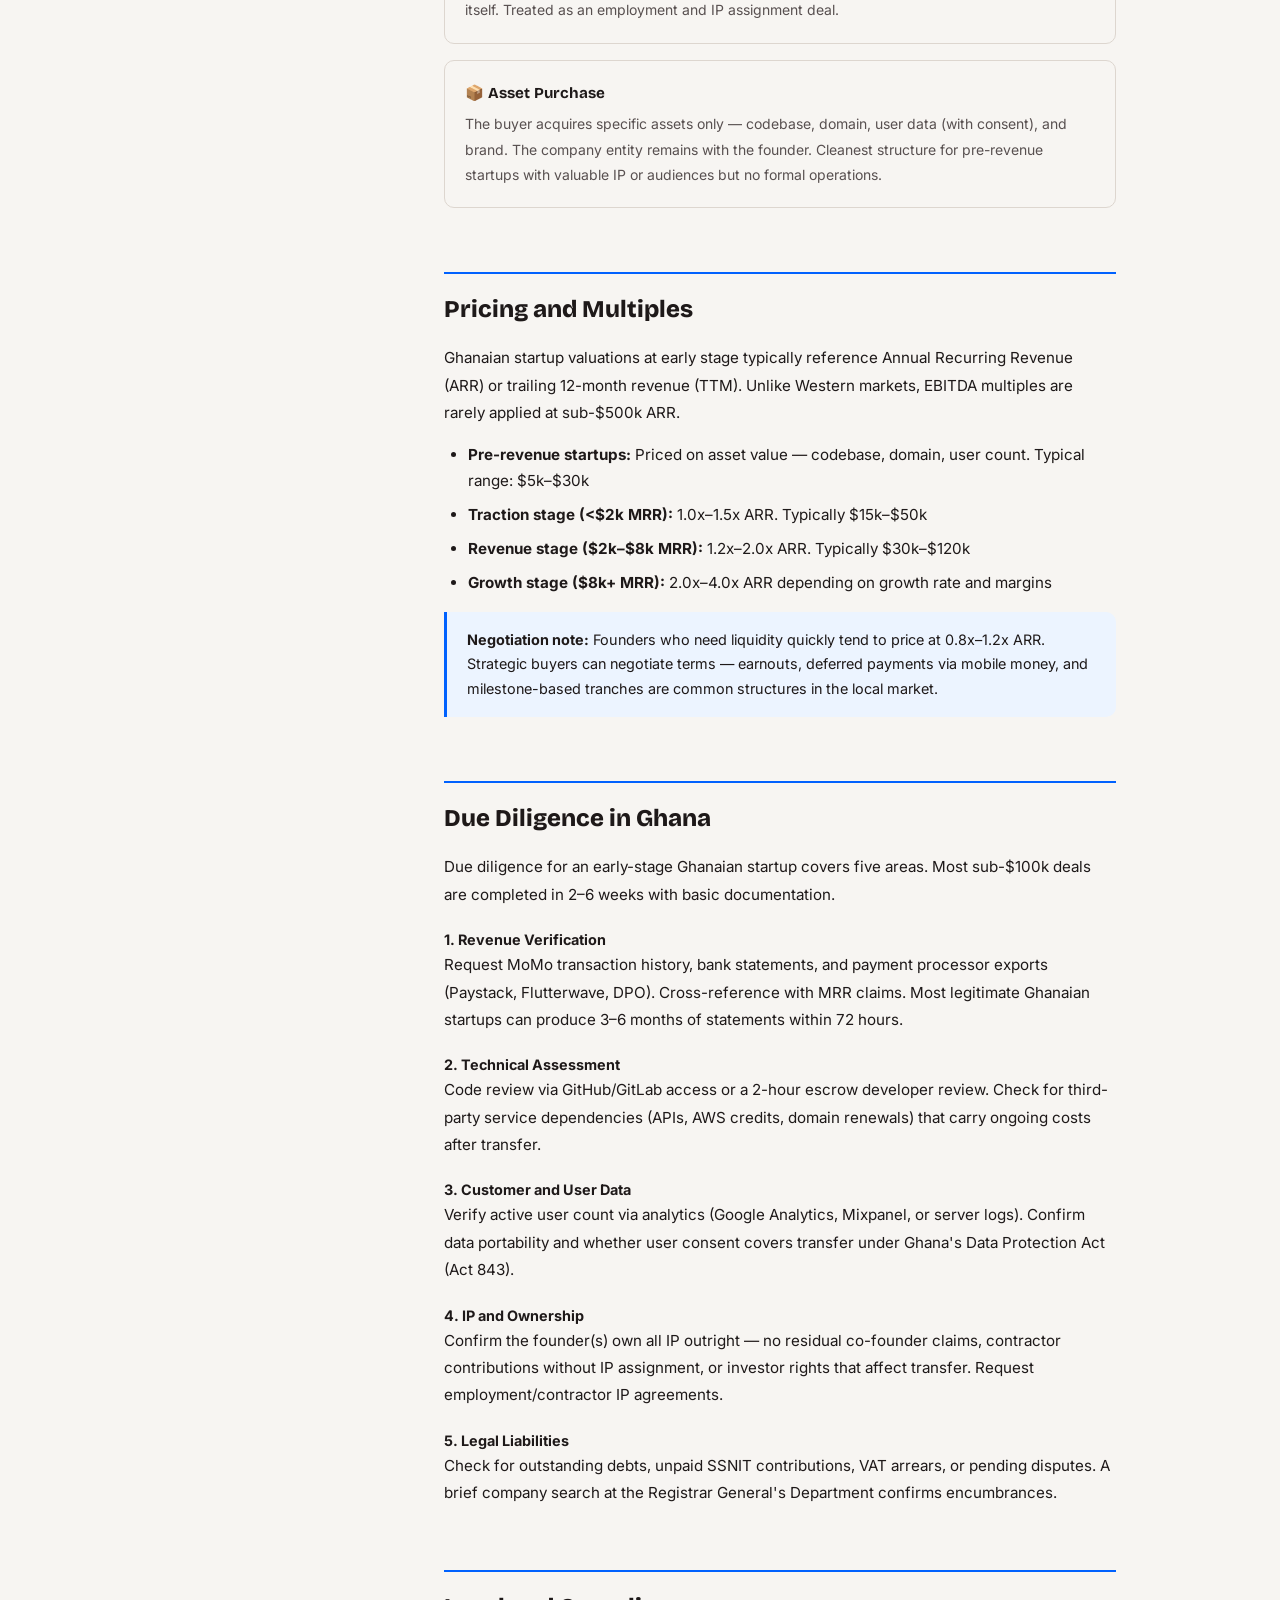
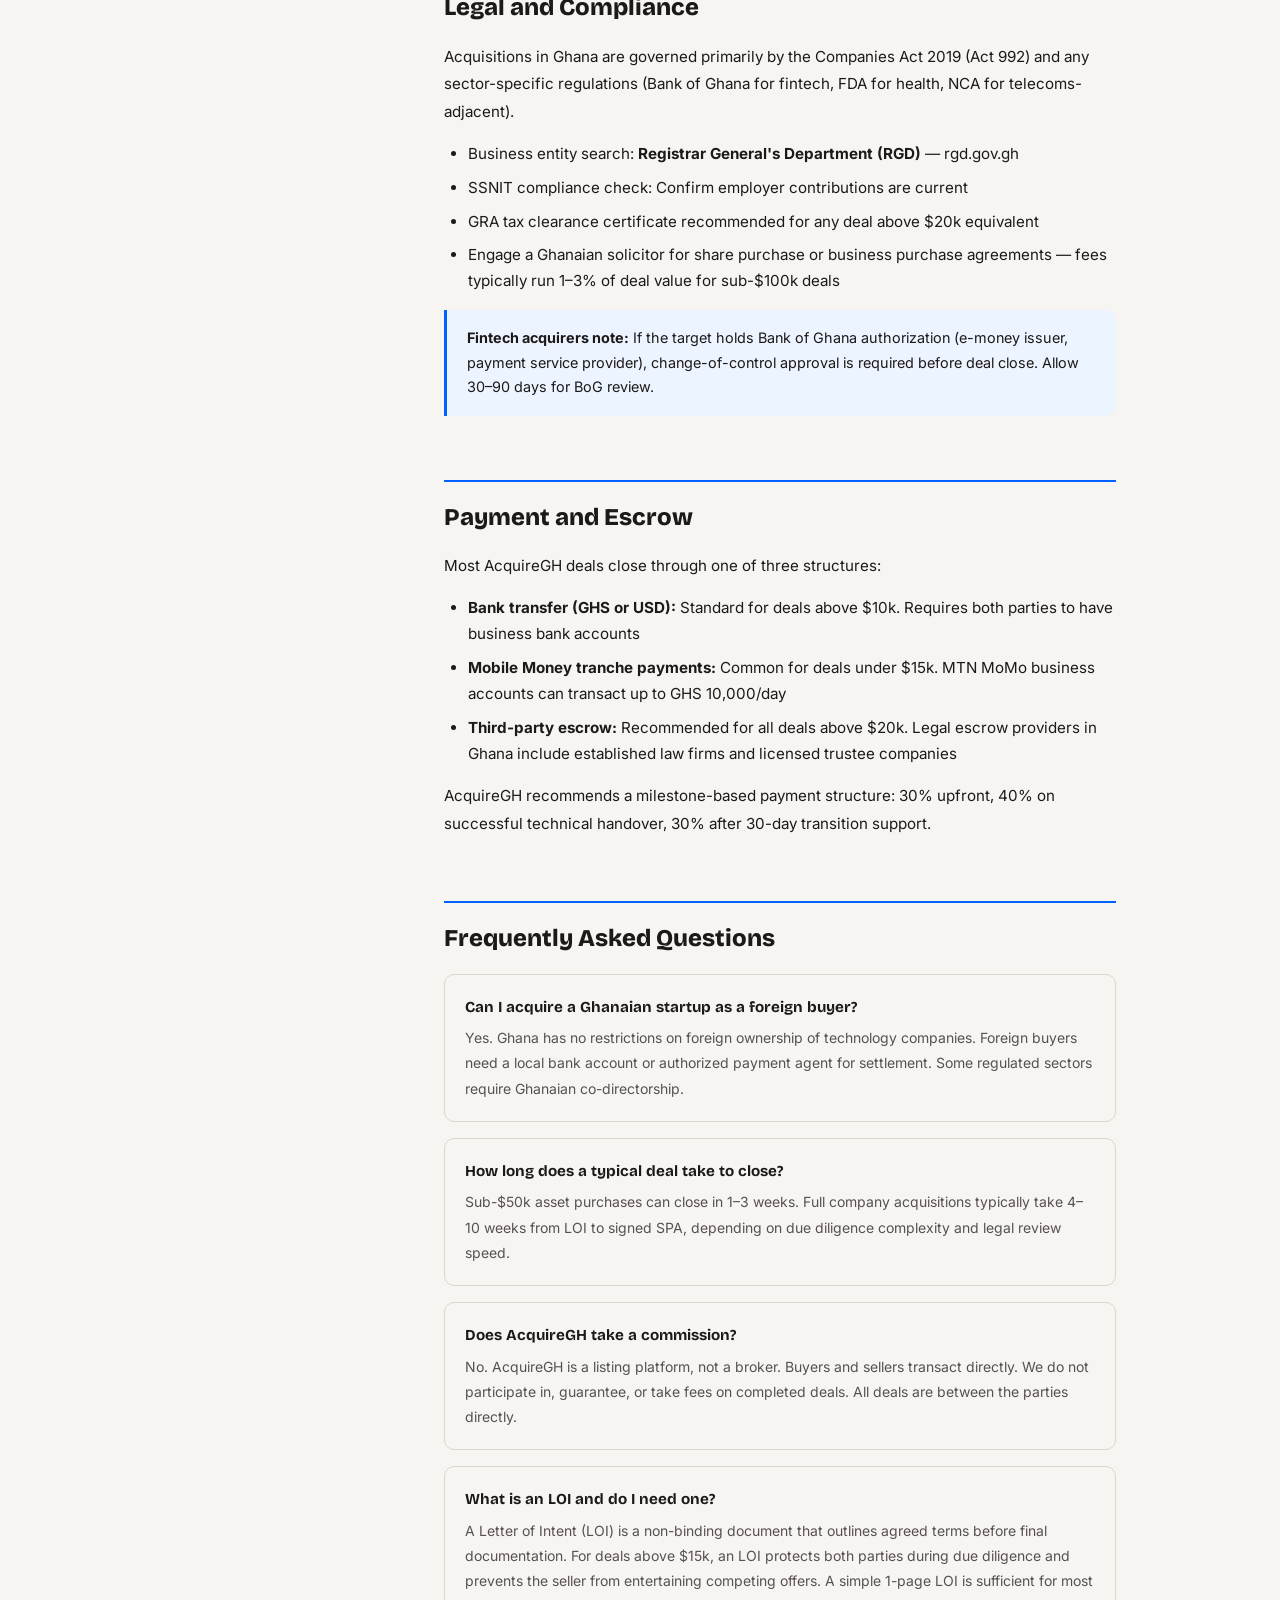
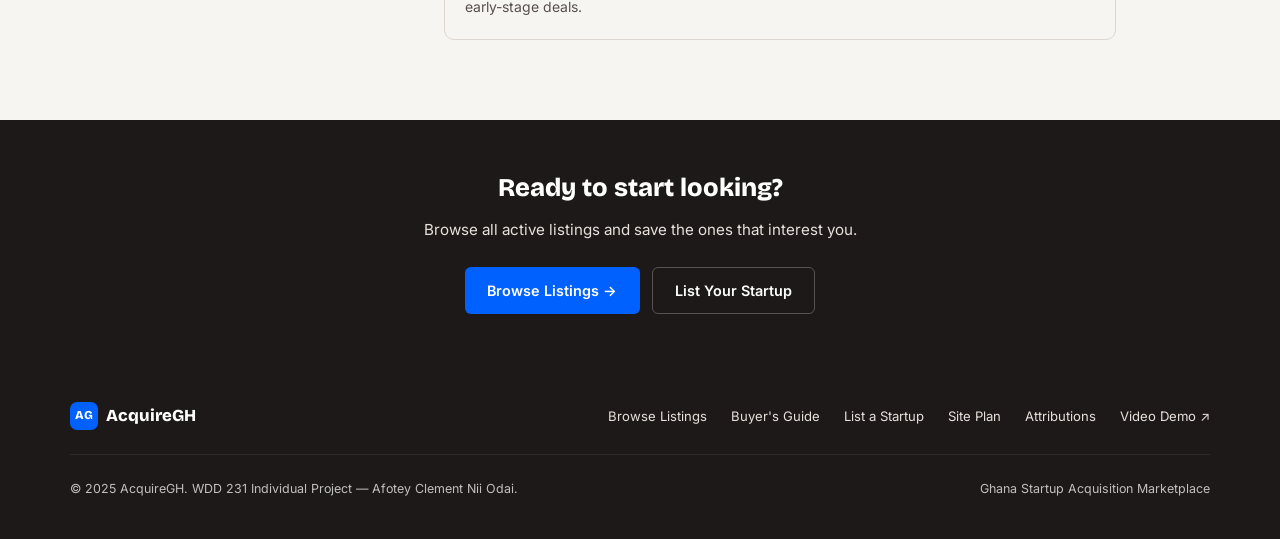
<file: final/guide.html>
<!DOCTYPE html>
<html lang="en">
<head>
  <meta charset="UTF-8">
  <meta name="viewport" content="width=device-width, initial-scale=1.0">
  <meta name="description" content="AcquireGH Buyer's Guide — Learn how startup acquisitions work in Ghana, deal structures, due diligence, and pricing multiples.">
  <meta name="author" content="Clement Nii Odai Afotey">

  <!-- Favicon -->
  <link rel="icon" href="images/favicon.svg">

  <!-- Open Graph / Facebook -->
  <meta property="og:type" content="website">
  <meta property="og:url" content="https://vikersjunior.github.io/wdd231/final/guide.html">
  <meta property="og:title" content="Buyer's Guide — AcquireGH">
  <meta property="og:description" content="Everything you need to know before acquiring a Ghanaian startup — deals, due diligence, and pricing.">
  <meta property="og:image" content="https://vikersjunior.github.io/wdd231/final/images/og-cover.webp">
  <meta property="og:locale" content="en_GH">
  <meta property="og:site_name" content="AcquireGH">

  <!-- Twitter / X Card -->
  <meta name="twitter:card" content="summary_large_image">
  <meta name="twitter:url" content="https://vikersjunior.github.io/wdd231/final/guide.html">
  <meta name="twitter:title" content="Buyer's Guide — AcquireGH">
  <meta name="twitter:description" content="Everything you need to know before acquiring a Ghanaian startup — deals, due diligence, and pricing.">
  <meta name="twitter:image" content="https://vikersjunior.github.io/wdd231/final/images/og-cover.png">

  <!-- Google Fonts -->
  <link rel="preconnect" href="https://fonts.googleapis.com">
  <link rel="preconnect" href="https://fonts.gstatic.com" crossorigin>
  <link rel="preload" as="style"
        href="https://fonts.googleapis.com/css2?family=Bricolage+Grotesque:opsz,wght@12..96,400;12..96,700;12..96,800&family=Inter:wght@300;400;500;600&display=swap">
  <link rel="stylesheet"
        href="https://fonts.googleapis.com/css2?family=Bricolage+Grotesque:opsz,wght@12..96,400;12..96,700;12..96,800&family=Inter:wght@300;400;500;600&display=swap"
        media="print" onload="this.media='all'">
  <noscript>
    <link rel="stylesheet"
          href="https://fonts.googleapis.com/css2?family=Bricolage+Grotesque:opsz,wght@12..96,400;12..96,700;12..96,800&family=Inter:wght@300;400;500;600&display=swap">
  </noscript>

  <!-- CSS -->
  <link rel="stylesheet" href="styles/normalize.css">
  <link rel="stylesheet" href="styles/main.css">
  <link rel="stylesheet" href="styles/guide.css">

  <title>Buyer's Guide — AcquireGH</title>
  <script type="module" src="scripts/guide.js"></script>
</head>
<body>

  <a class="skip-link" href="#main-content">Skip to content</a>

  <!-- ── HEADER ── -->
  <header class="site-header">
    <div class="nav-inner">
      <a href="index.html" class="nav-logo" aria-label="AcquireGH home">
        <div class="logo-badge" aria-hidden="true">AG</div>
        AcquireGH
      </a>
      <button class="nav-toggle" aria-label="Toggle navigation" aria-expanded="false" aria-controls="nav-menu">
        <span></span><span></span><span></span>
      </button>
      <nav id="nav-menu" aria-label="Main navigation">
        <ul class="nav-menu">
          <li><a href="index.html">Browse Listings</a></li>
          <li><a href="guide.html">Buyer's Guide</a></li>
          <li><a href="list.html" class="nav-cta">+ List Your Startup</a></li>
        </ul>
      </nav>
    </div>
  </header>

  <main id="main-content">
  <!-- ── HERO ── -->
  <section class="guide-hero" aria-labelledby="guide-heading">
    <p class="hero-eyebrow">Guide For Buyers</p>
    <h1 id="guide-heading" class="hero-heading">
      The Ghana Startup Acquisition Guide
    </h1>
    <p>
      Everything you need to know before acquiring an early-stage startup in Ghana — deals, due diligence, and what makes this market different.
    </p>
  </section>

  <!-- ── MAIN CONTENT ── -->
  <section class="page-content">
    <div class="guide-grid">

      <!-- Sidebar TOC -->
      <aside class="guide-sidebar" aria-label="Table of contents">
        <div class="guide-toc">
          <h3>Contents</h3>
          <a href="#why-ghana">Why Ghana?</a>
          <a href="#deal-types">Deal Types</a>
          <a href="#pricing">Pricing & Multiples</a>
          <a href="#due-diligence">Due Diligence</a>
          <a href="#legal">Legal & Compliance</a>
          <a href="#payment">Payment & Escrow</a>
          <a href="#faq">FAQ</a>
        </div>
      </aside>

      <!-- Guide content -->
      <div class="guide-content">

        <div class="guide-section" id="why-ghana">
          <h2>Why Acquire a Ghanaian Startup?</h2>
          <p>Ghana is West Africa's most stable startup market — a dollar-denominated economy with a growing middle class, high mobile money penetration, and a maturing tech ecosystem anchored in Accra's Silicon Accra corridor.</p>
          <p>For buyers, early-stage Ghanaian startups offer compelling value: operational assets with established user bases, local regulatory experience, and founder teams who understand the market deeply — acquired at multiples that are a fraction of comparable Western markets.</p>
          <ul>
            <li>Mobile money infrastructure (MTN MoMo, Telecel Cash, AT Money) creates natural distribution rails for fintech and commerce products</li>
            <li>English-speaking market with pan-African expansion potential into Nigeria, Côte d'Ivoire, and beyond</li>
            <li>Startup valuations typically range 0.8x–2.5x annual revenue at early stage</li>
            <li>Growing pool of founders open to exits — international relocation, new ventures, burnout, co-founder splits</li>
          </ul>
          <div class="callout">
            <p><strong>Market signal:</strong> Ghana's tech startup ecosystem received over $140M in disclosed funding between 2020–2024. Many sub-$100k ARR companies remain unacquired — a buyer's window.</p>
          </div>
        </div>

        <div class="guide-section" id="deal-types">
          <h2>Deal Types</h2>
          <p>Most early-stage acquisitions in Ghana fall into one of three categories. Understanding which applies determines the legal structure, valuation basis, and transition complexity.</p>

          <div class="deal-type-card">
            <h3>🏢 Full Acquisition</h3>
            <p>The buyer purchases the company entirely — IP, contracts, customer relationships, team, and all liabilities. Best for revenue-generating startups with established operations. Requires full legal transfer and Ghana Registrar General filings.</p>
          </div>

          <div class="deal-type-card">
            <h3>💼 Acqui-Hire</h3>
            <p>The buyer is primarily acquiring the founder(s) and core team — the product may be wound down or absorbed. Common when the value lies in the technical talent rather than the business itself. Treated as an employment and IP assignment deal.</p>
          </div>

          <div class="deal-type-card">
            <h3>📦 Asset Purchase</h3>
            <p>The buyer acquires specific assets only — codebase, domain, user data (with consent), and brand. The company entity remains with the founder. Cleanest structure for pre-revenue startups with valuable IP or audiences but no formal operations.</p>
          </div>
        </div>

        <div class="guide-section" id="pricing">
          <h2>Pricing and Multiples</h2>
          <p>Ghanaian startup valuations at early stage typically reference Annual Recurring Revenue (ARR) or trailing 12-month revenue (TTM). Unlike Western markets, EBITDA multiples are rarely applied at sub-$500k ARR.</p>
          <ul>
            <li><strong>Pre-revenue startups:</strong> Priced on asset value — codebase, domain, user count. Typical range: $5k–$30k</li>
            <li><strong>Traction stage (&lt;$2k MRR):</strong> 1.0x–1.5x ARR. Typically $15k–$50k</li>
            <li><strong>Revenue stage ($2k–$8k MRR):</strong> 1.2x–2.0x ARR. Typically $30k–$120k</li>
            <li><strong>Growth stage ($8k+ MRR):</strong> 2.0x–4.0x ARR depending on growth rate and margins</li>
          </ul>
          <div class="callout">
            <p><strong>Negotiation note:</strong> Founders who need liquidity quickly tend to price at 0.8x–1.2x ARR. Strategic buyers can negotiate terms — earnouts, deferred payments via mobile money, and milestone-based tranches are common structures in the local market.</p>
          </div>
        </div>

        <div class="guide-section" id="due-diligence">
          <h2>Due Diligence in Ghana</h2>
          <p>Due diligence for an early-stage Ghanaian startup covers five areas. Most sub-$100k deals are completed in 2–6 weeks with basic documentation.</p>

          <h3 class="guide-step-heading">1. Revenue Verification</h3>
          <p>Request MoMo transaction history, bank statements, and payment processor exports (Paystack, Flutterwave, DPO). Cross-reference with MRR claims. Most legitimate Ghanaian startups can produce 3–6 months of statements within 72 hours.</p>

          <h3 class="guide-step-heading">2. Technical Assessment</h3>
          <p>Code review via GitHub/GitLab access or a 2-hour escrow developer review. Check for third-party service dependencies (APIs, AWS credits, domain renewals) that carry ongoing costs after transfer.</p>

          <h3 class="guide-step-heading">3. Customer and User Data</h3>
          <p>Verify active user count via analytics (Google Analytics, Mixpanel, or server logs). Confirm data portability and whether user consent covers transfer under Ghana's Data Protection Act (Act 843).</p>

          <h3 class="guide-step-heading">4. IP and Ownership</h3>
          <p>Confirm the founder(s) own all IP outright — no residual co-founder claims, contractor contributions without IP assignment, or investor rights that affect transfer. Request employment/contractor IP agreements.</p>

          <h3 class="guide-step-heading">5. Legal Liabilities</h3>
          <p>Check for outstanding debts, unpaid SSNIT contributions, VAT arrears, or pending disputes. A brief company search at the Registrar General's Department confirms encumbrances.</p>
        </div>

        <div class="guide-section" id="legal">
          <h2>Legal and Compliance</h2>
          <p>Acquisitions in Ghana are governed primarily by the Companies Act 2019 (Act 992) and any sector-specific regulations (Bank of Ghana for fintech, FDA for health, NCA for telecoms-adjacent).</p>
          <ul>
            <li>Business entity search: <strong>Registrar General's Department (RGD)</strong> — rgd.gov.gh</li>
            <li>SSNIT compliance check: Confirm employer contributions are current</li>
            <li>GRA tax clearance certificate recommended for any deal above $20k equivalent</li>
            <li>Engage a Ghanaian solicitor for share purchase or business purchase agreements — fees typically run 1–3% of deal value for sub-$100k deals</li>
          </ul>
          <div class="callout">
            <p><strong>Fintech acquirers note:</strong> If the target holds Bank of Ghana authorization (e-money issuer, payment service provider), change-of-control approval is required before deal close. Allow 30–90 days for BoG review.</p>
          </div>
        </div>

        <div class="guide-section" id="payment">
          <h2>Payment and Escrow</h2>
          <p>Most AcquireGH deals close through one of three structures:</p>
          <ul>
            <li><strong>Bank transfer (GHS or USD):</strong> Standard for deals above $10k. Requires both parties to have business bank accounts</li>
            <li><strong>Mobile Money tranche payments:</strong> Common for deals under $15k. MTN MoMo business accounts can transact up to GHS 10,000/day</li>
            <li><strong>Third-party escrow:</strong> Recommended for all deals above $20k. Legal escrow providers in Ghana include established law firms and licensed trustee companies</li>
          </ul>
          <p>AcquireGH recommends a milestone-based payment structure: 30% upfront, 40% on successful technical handover, 30% after 30-day transition support.</p>
        </div>

        <div class="guide-section" id="faq">
          <h2>Frequently Asked Questions</h2>

          <div class="deal-type-card">
            <h3>Can I acquire a Ghanaian startup as a foreign buyer?</h3>
            <p>Yes. Ghana has no restrictions on foreign ownership of technology companies. Foreign buyers need a local bank account or authorized payment agent for settlement. Some regulated sectors require Ghanaian co-directorship.</p>
          </div>

          <div class="deal-type-card">
            <h3>How long does a typical deal take to close?</h3>
            <p>Sub-$50k asset purchases can close in 1–3 weeks. Full company acquisitions typically take 4–10 weeks from LOI to signed SPA, depending on due diligence complexity and legal review speed.</p>
          </div>

          <div class="deal-type-card">
            <h3>Does AcquireGH take a commission?</h3>
            <p>No. AcquireGH is a listing platform, not a broker. Buyers and sellers transact directly. We do not participate in, guarantee, or take fees on completed deals. All deals are between the parties directly.</p>
          </div>

          <div class="deal-type-card">
            <h3>What is an LOI and do I need one?</h3>
            <p>A Letter of Intent (LOI) is a non-binding document that outlines agreed terms before final documentation. For deals above $15k, an LOI protects both parties during due diligence and prevents the seller from entertaining competing offers. A simple 1-page LOI is sufficient for most early-stage deals.</p>
          </div>
        </div>

      </div><!-- /guide-content -->
    </div><!-- /guide-grid -->
  </main>

  <!-- ── CTA ── -->
  <section class="cta-panel">
    <h2>Ready to start looking?</h2>
    <p>Browse all active listings and save the ones that interest you.</p>
    <div class="cta-panel-actions">
      <a href="index.html" class="action-link action-primary">Browse Listings →</a>
      <a href="list.html" class="action-link action-outline">List Your Startup</a>
    </div>
  </section>

  <!-- ── FOOTER ── -->
  <footer class="site-footer">
    <div class="footer-inner">
      <div class="footer-brand">
        <div class="logo-badge" aria-hidden="true">AG</div>
        AcquireGH
      </div>
      <nav class="footer-links" aria-label="Footer navigation">
        <a href="index.html">Browse Listings</a>
        <a href="guide.html">Buyer's Guide</a>
        <a href="list.html">List a Startup</a>
        <a href="siteplan.html">Site Plan</a>
        <a href="attributions.html">Attributions</a>
        <a href="https://youtu.be/szBzlGd4R3o" target="_blank" rel="noopener">Video Demo ↗</a>
      </nav>
      <div class="footer-copy">
        <span>© 2025 AcquireGH. WDD 231 Individual Project — Afotey Clement Nii Odai.</span>
        <span>Ghana Startup Acquisition Marketplace</span>
      </div>
    </div>
  </footer>


</body>
</html>
</file>
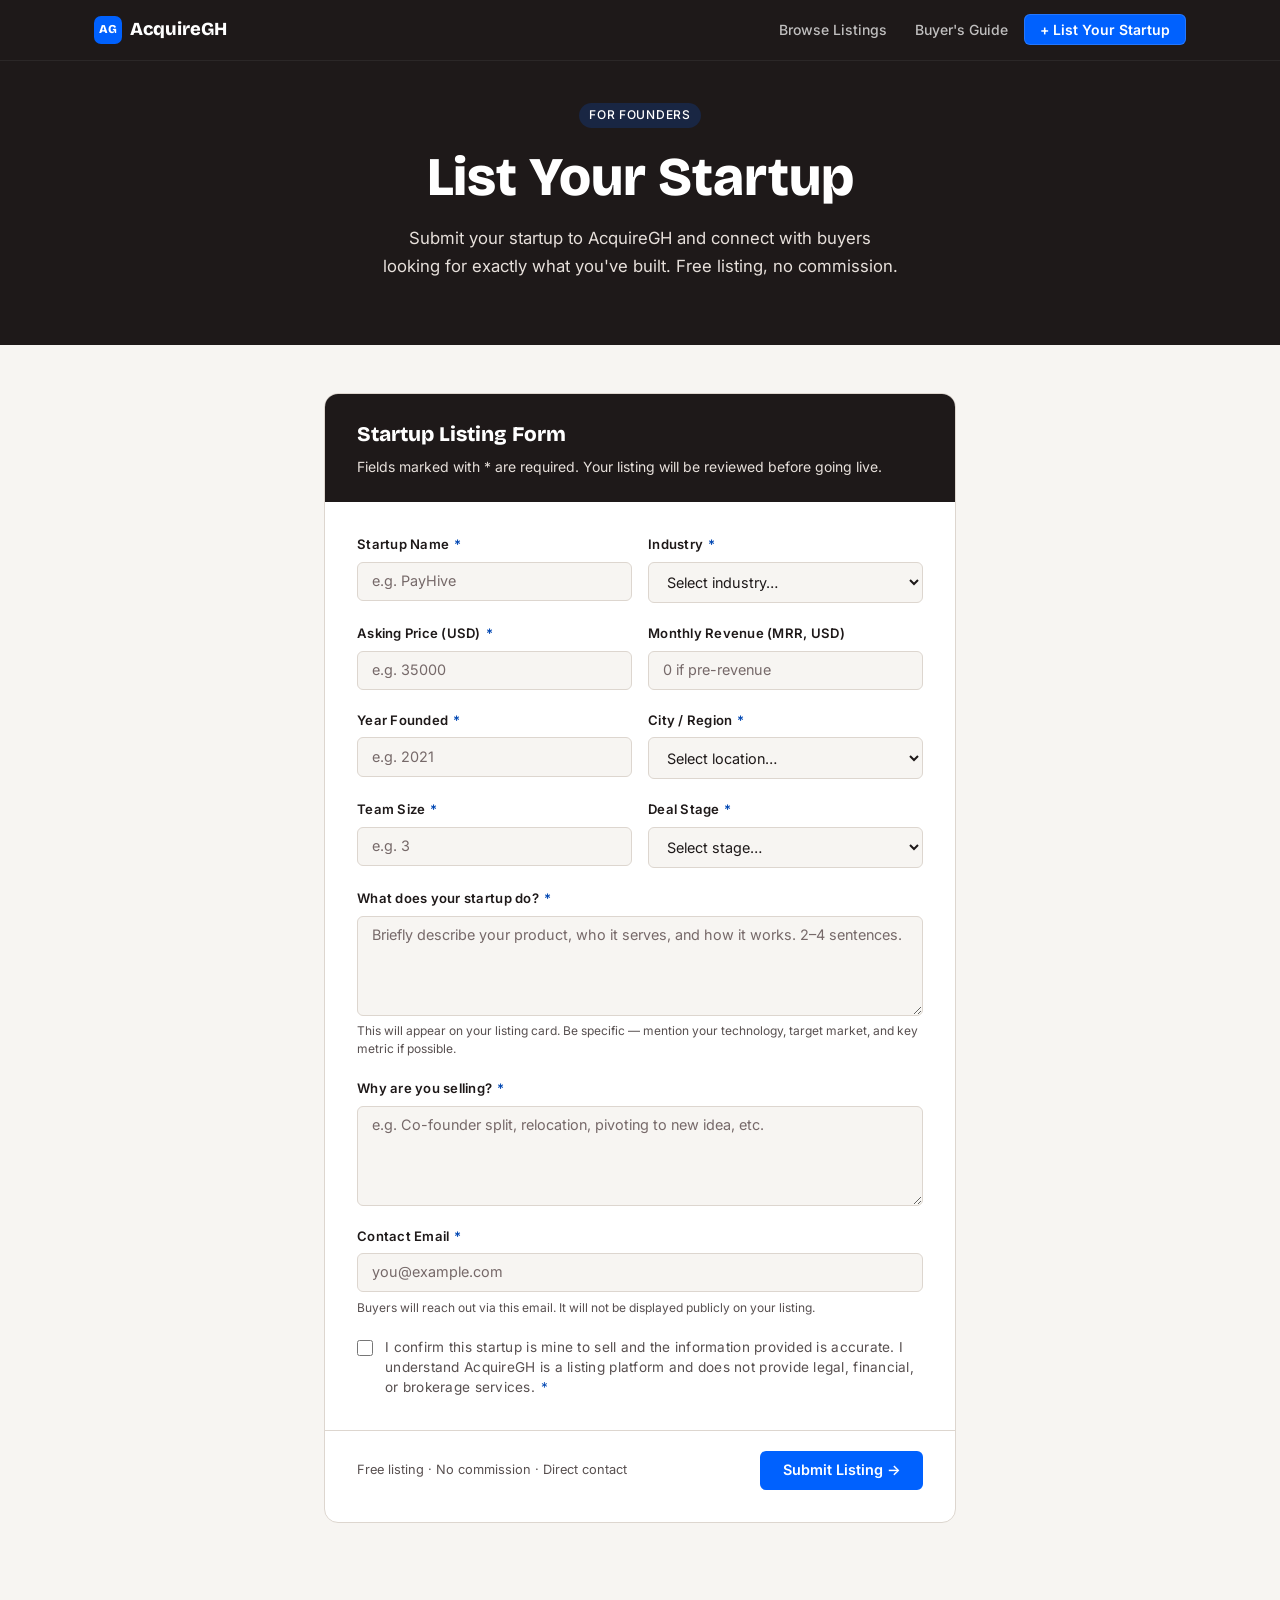
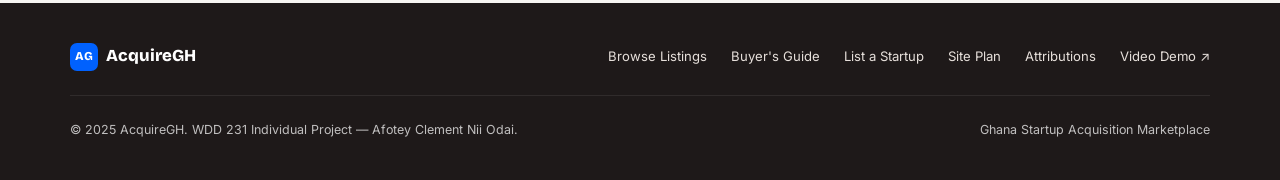
<file: final/list.html>
<!DOCTYPE html>
<html lang="en">
<head>
  <meta charset="UTF-8">
  <meta name="viewport" content="width=device-width, initial-scale=1.0">
  <meta name="description" content="List your startup on AcquireGH. Submit your Ghanaian startup for acquisition and connect with serious buyers directly.">
  <meta name="author" content="Clement Nii Odai Afotey">

  <!-- Favicon -->
  <link rel="icon" href="images/favicon.svg">

  <!-- Open Graph / Facebook -->
  <meta property="og:type" content="website">
  <meta property="og:url" content="https://vikersjunior.github.io/wdd231/final/list.html">
  <meta property="og:title" content="List Your Startup — AcquireGH">
  <meta property="og:description" content="Submit your Ghanaian startup for acquisition on AcquireGH. Free listing, no commission.">
  <meta property="og:image" content="https://vikersjunior.github.io/wdd231/final/images/og-cover.webp">
  <meta property="og:locale" content="en_GH">
  <meta property="og:site_name" content="AcquireGH">

  <!-- Twitter / X Card -->
  <meta name="twitter:card" content="summary_large_image">
  <meta name="twitter:url" content="https://vikersjunior.github.io/wdd231/final/list.html">
  <meta name="twitter:title" content="List Your Startup — AcquireGH">
  <meta name="twitter:description" content="Submit your Ghanaian startup for acquisition on AcquireGH. Free listing, no commission.">
  <meta name="twitter:image" content="https://vikersjunior.github.io/wdd231/final/images/og-cover.png">

  <!-- Google Fonts -->
  <link rel="preconnect" href="https://fonts.googleapis.com">
  <link rel="preconnect" href="https://fonts.gstatic.com" crossorigin>
  <link rel="preload" as="style"
        href="https://fonts.googleapis.com/css2?family=Bricolage+Grotesque:opsz,wght@12..96,400;12..96,700;12..96,800&family=Inter:wght@300;400;500;600&display=swap">
  <link rel="stylesheet"
        href="https://fonts.googleapis.com/css2?family=Bricolage+Grotesque:opsz,wght@12..96,400;12..96,700;12..96,800&family=Inter:wght@300;400;500;600&display=swap"
        media="print" onload="this.media='all'">
  <noscript>
    <link rel="stylesheet"
          href="https://fonts.googleapis.com/css2?family=Bricolage+Grotesque:opsz,wght@12..96,400;12..96,700;12..96,800&family=Inter:wght@300;400;500;600&display=swap">
  </noscript>

  <!-- CSS -->
  <link rel="stylesheet" href="styles/normalize.css">
  <link rel="stylesheet" href="styles/main.css">
  <link rel="stylesheet" href="styles/list.css">

  <title>List Your Startup — AcquireGH</title>
  <script type="module" src="scripts/list.js"></script>
</head>
<body>

  <a class="skip-link" href="#main-content">Skip to content</a>

  <!-- ── HEADER ── -->
  <header class="site-header">
    <div class="nav-inner">
      <a href="index.html" class="nav-logo" aria-label="AcquireGH home">
        <div class="logo-badge" aria-hidden="true">AG</div>
        AcquireGH
      </a>
      <button class="nav-toggle" aria-label="Toggle navigation" aria-expanded="false" aria-controls="nav-menu">
        <span></span><span></span><span></span>
      </button>
      <nav id="nav-menu" aria-label="Main navigation">
        <ul class="nav-menu">
          <li><a href="index.html">Browse Listings</a></li>
          <li><a href="guide.html">Buyer's Guide</a></li>
          <li><a href="list.html" class="nav-cta">+ List Your Startup</a></li>
        </ul>
      </nav>
    </div>
  </header>

  <main id="main-content">
  <!-- ── HERO ── -->
  <section class="hero hero--compact" aria-labelledby="list-heading">
    <p class="hero-eyebrow">For Founders</p>
    <h1 id="list-heading" class="hero-heading">List Your Startup</h1>
    <p>Submit your startup to AcquireGH and connect with buyers looking for exactly what you've built. Free listing, no commission.</p>
  </section>

  <!-- ── MAIN CONTENT ── -->
  <section class="page-content">
    <div class="form-wrap">

      <!-- Interest pre-fill notice -->
      <div id="interest-notice" class="notice hidden">
        <strong>Quick note:</strong> A buyer expressed interest in a startup similar to yours. Fill out the form below and we'll connect you.
      </div>

      <div class="form-card">
        <div class="form-card-header">
          <h2>Startup Listing Form</h2>
          <p>Fields marked with <span>*</span> are required. Your listing will be reviewed before going live.</p>
        </div>

        <form class="form-body" id="listing-form" action="form-action.html" method="get" novalidate>

          <!-- Startup name + industry -->
          <div class="form-row">
            <div class="form-group">
              <label for="startup-name">Startup Name <span>*</span></label>
              <input type="text" id="startup-name" name="startup_name" placeholder="e.g. PayHive" required minlength="2" maxlength="60" />
            </div>
            <div class="form-group">
              <label for="industry">Industry <span>*</span></label>
              <select id="industry" name="industry" required>
                <option value="">Select industry…</option>
                <option>Fintech</option>
                <option>Logistics</option>
                <option>EdTech</option>
                <option>HealthTech</option>
                <option>AgriTech</option>
                <option>PropTech</option>
                <option>E-Commerce</option>
                <option>HRTech</option>
                <option>LegalTech</option>
                <option>CleanTech</option>
                <option>FoodTech</option>
                <option>EventTech</option>
                <option>SaaS</option>
                <option>Other</option>
              </select>
            </div>
          </div>

          <!-- Asking price + MRR -->
          <div class="form-row">
            <div class="form-group">
              <label for="asking-price">Asking Price (USD) <span>*</span></label>
              <input type="number" id="asking-price" name="asking_price" placeholder="e.g. 35000" min="500" required />
            </div>
            <div class="form-group">
              <label for="mrr">Monthly Revenue (MRR, USD)</label>
              <input type="number" id="mrr" name="mrr" placeholder="0 if pre-revenue" min="0" />
            </div>
          </div>

          <!-- Founded + Location -->
          <div class="form-row">
            <div class="form-group">
              <label for="founded">Year Founded <span>*</span></label>
              <input type="number" id="founded" name="founded" placeholder="e.g. 2021" min="2010" max="2025" required />
            </div>
            <div class="form-group">
              <label for="location">City / Region <span>*</span></label>
              <select id="location" name="location" required>
                <option value="">Select location…</option>
                <option>Accra</option>
                <option>Kumasi</option>
                <option>Tema</option>
                <option>Takoradi</option>
                <option>Tamale</option>
                <option>Cape Coast</option>
                <option>Other</option>
              </select>
            </div>
          </div>

          <!-- Team size + Stage -->
          <div class="form-row">
            <div class="form-group">
              <label for="team-size">Team Size <span>*</span></label>
              <input type="number" id="team-size" name="team_size" placeholder="e.g. 3" min="1" max="500" required />
            </div>
            <div class="form-group">
              <label for="stage">Deal Stage <span>*</span></label>
              <select id="stage" name="stage" required>
                <option value="">Select stage…</option>
                <option value="Pre-Revenue">Pre-Revenue (asset sale)</option>
                <option value="Traction">Traction (early revenue)</option>
                <option value="Revenue">Revenue-Generating</option>
              </select>
            </div>
          </div>

          <!-- Description -->
          <div class="form-group">
            <label for="description">What does your startup do? <span>*</span></label>
            <textarea id="description" name="description" placeholder="Briefly describe your product, who it serves, and how it works. 2–4 sentences." required minlength="40" maxlength="500"></textarea>
            <p class="form-hint">This will appear on your listing card. Be specific — mention your technology, target market, and key metric if possible.</p>
          </div>

          <!-- Why selling -->
          <div class="form-group">
            <label for="reason">Why are you selling? <span>*</span></label>
            <textarea id="reason" name="reason" placeholder="e.g. Co-founder split, relocation, pivoting to new idea, etc." required minlength="20" maxlength="300"></textarea>
          </div>

          <!-- Contact email -->
          <div class="form-group">
            <label for="email">Contact Email <span>*</span></label>
            <input type="email" id="email" name="email" placeholder="you@example.com" required />
            <p class="form-hint">Buyers will reach out via this email. It will not be displayed publicly on your listing.</p>
          </div>

          <!-- Consent -->
          <div class="form-group checkbox-group">
            <input type="checkbox" id="consent" name="consent" value="yes" required />
            <label for="consent">
              I confirm this startup is mine to sell and the information provided is accurate. I understand AcquireGH is a listing platform and does not provide legal, financial, or brokerage services. <span>*</span>
            </label>
          </div>

          <div id="form-error" class="form-error" role="alert"></div>

        </form>

        <div class="form-footer">
          <p>Free listing · No commission · Direct contact</p>
          <button type="submit" form="listing-form" class="action-link action-primary" id="submit-listing">Submit Listing →</button>
        </div>
      </div><!-- /form-card -->

    </div><!-- /form-wrap -->
  </section>
  </main>

  <!-- ── FOOTER ── -->
  <footer class="site-footer">
    <div class="footer-inner">
      <div class="footer-brand">
        <div class="logo-badge" aria-hidden="true">AG</div>
        AcquireGH
      </div>
      <nav class="footer-links" aria-label="Footer navigation">
        <a href="index.html">Browse Listings</a>
        <a href="guide.html">Buyer's Guide</a>
        <a href="list.html">List a Startup</a>
        <a href="siteplan.html">Site Plan</a>
        <a href="attributions.html">Attributions</a>
        <a href="https://youtu.be/szBzlGd4R3o" target="_blank" rel="noopener">Video Demo ↗</a>
      </nav>
      <div class="footer-copy">
        <span>© 2025 AcquireGH. WDD 231 Individual Project — Afotey Clement Nii Odai.</span>
        <span>Ghana Startup Acquisition Marketplace</span>
      </div>
    </div>
  </footer>


</body>
</html>
</file>
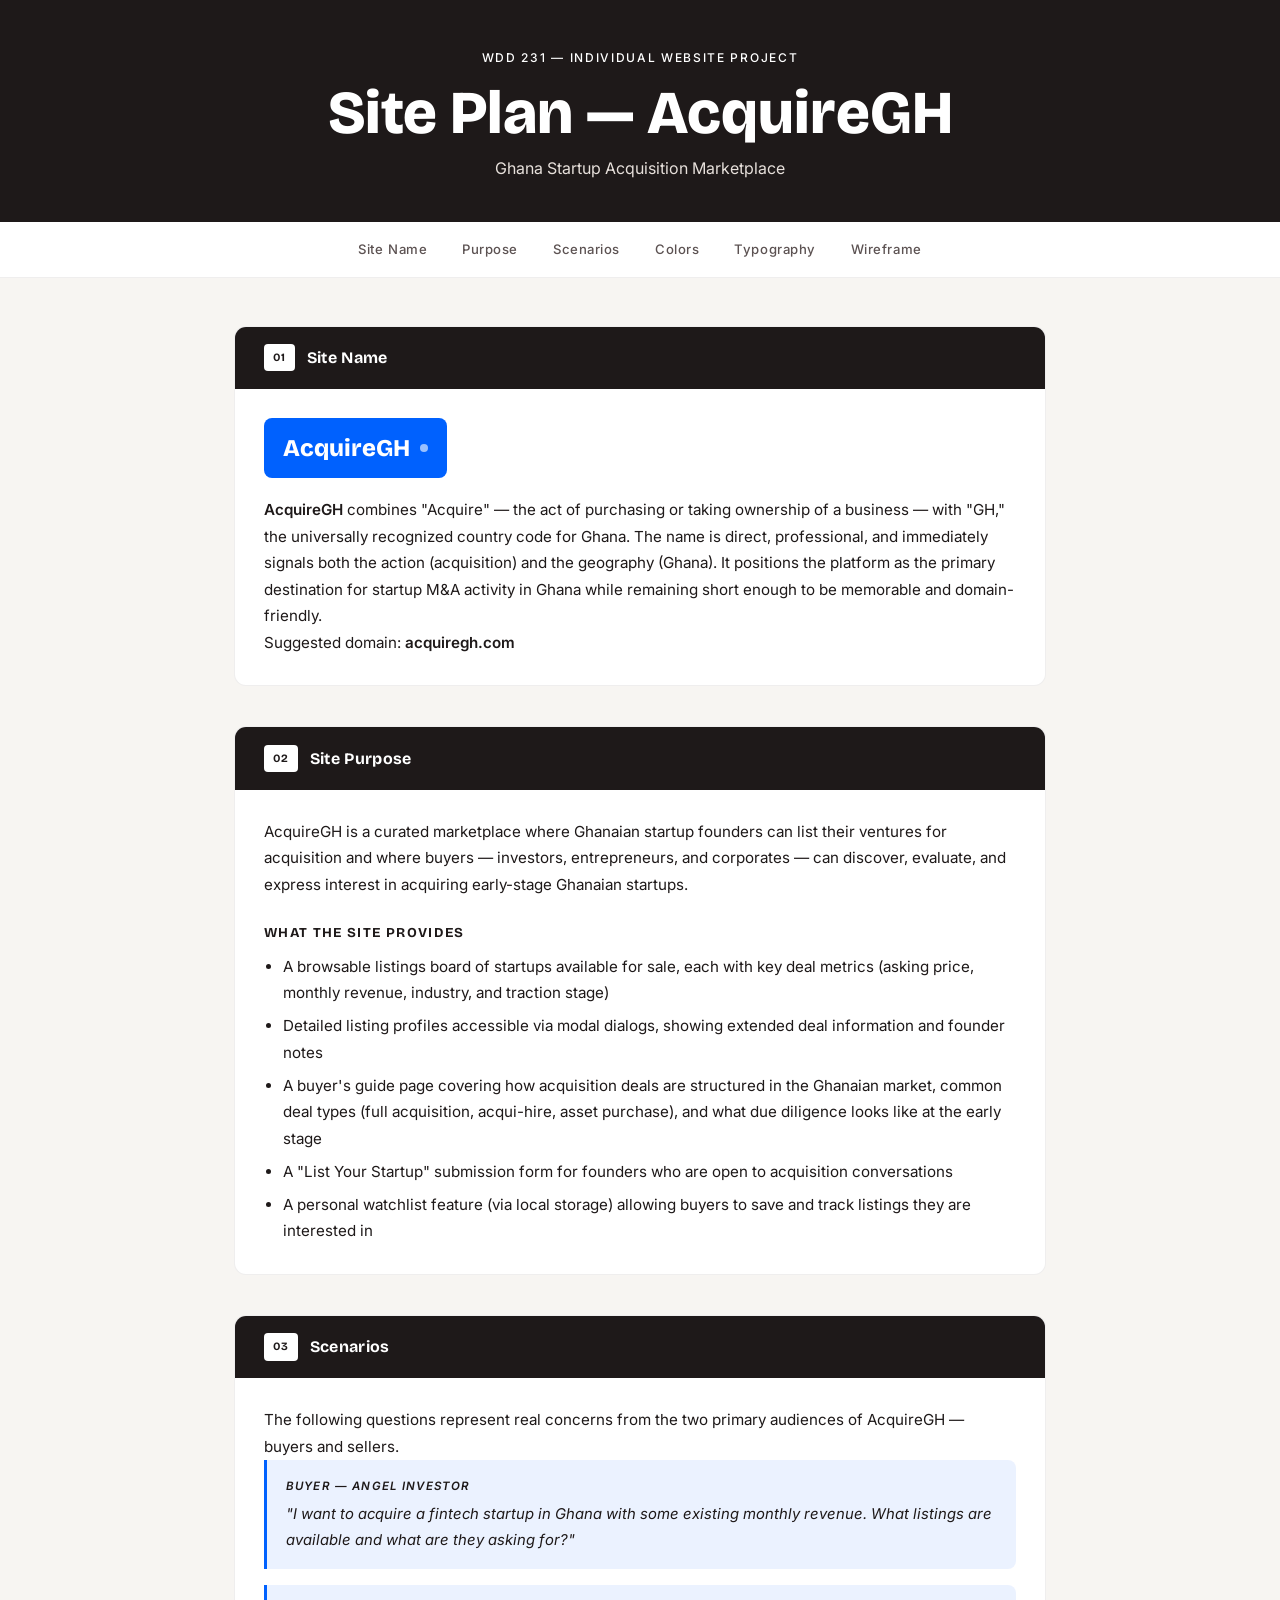
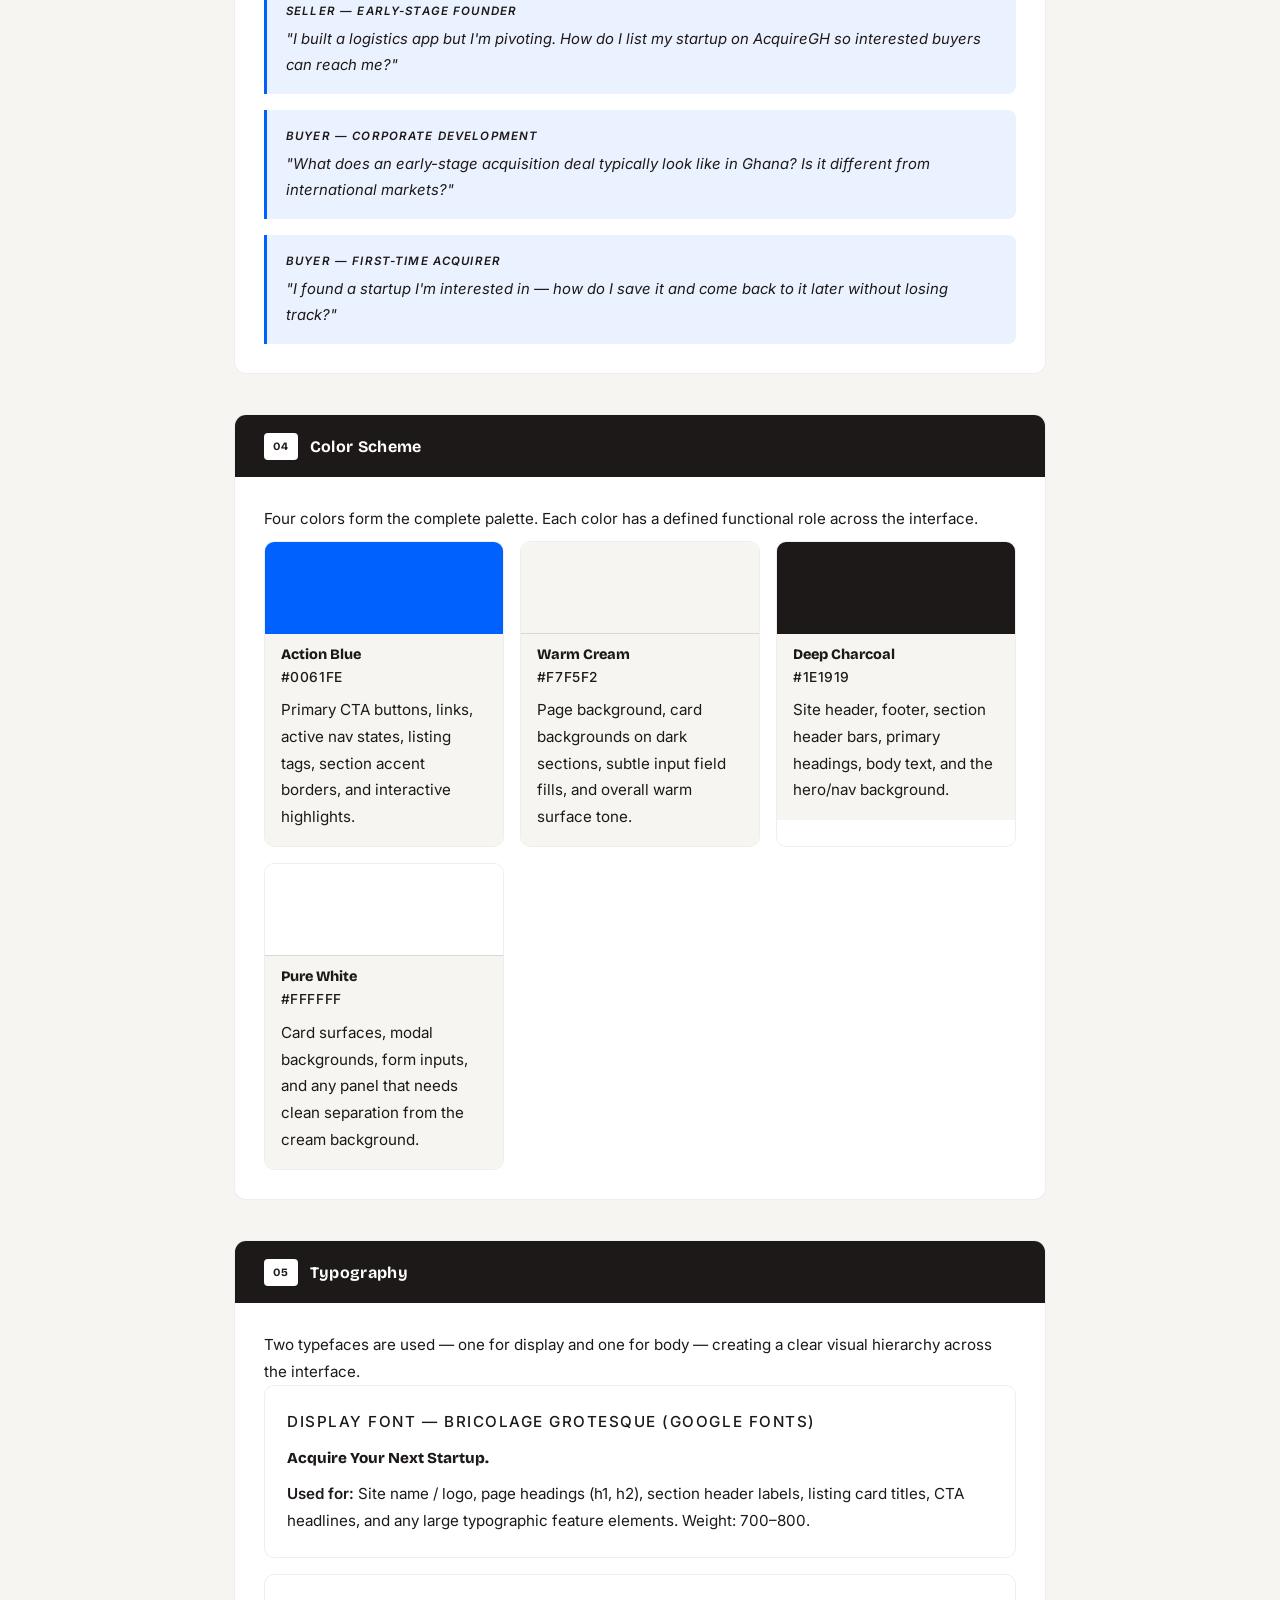
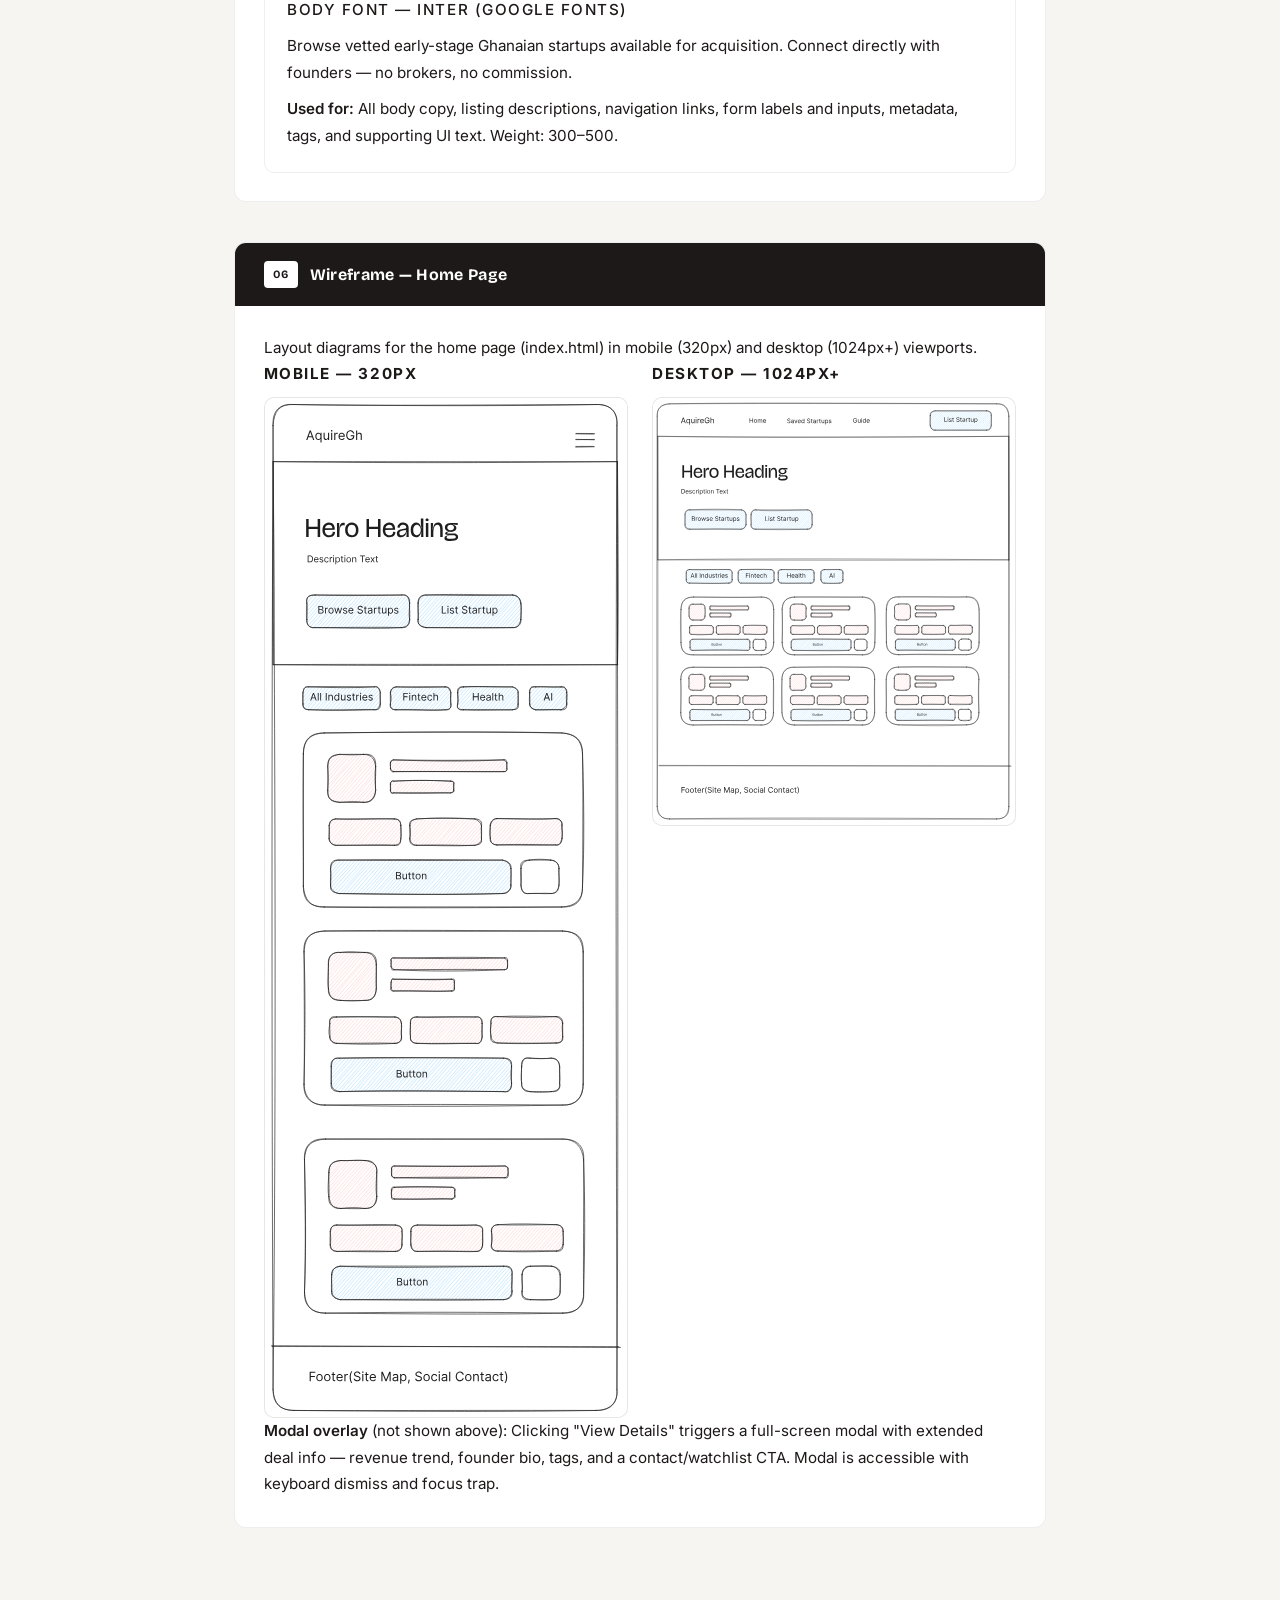
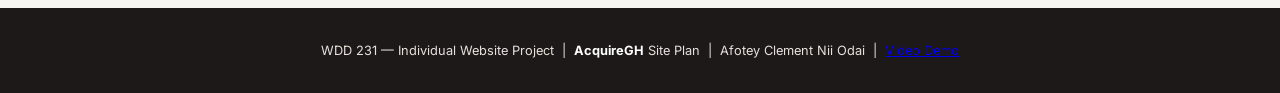
<file: final/siteplan.html>
<!DOCTYPE html>
<html lang="en">
<head>
  <meta charset="UTF-8">
  <meta name="viewport" content="width=device-width, initial-scale=1.0">
  <meta name="description" content="Site plan for AcquireGH — a marketplace for buying and selling Ghanaian startups. WDD231 individual project plan.">
  <meta name="author" content="Clement Nii Odai Afotey">

  <!-- Favicon -->
  <link rel="icon" href="images/favicon.svg">

  <!-- Open Graph / Facebook -->
  <meta property="og:type" content="website">
  <meta property="og:url" content="https://vikersjunior.github.io/wdd231/final/siteplan.html">
  <meta property="og:title" content="Site Plan — AcquireGH">
  <meta property="og:description" content="WDD231 individual project site plan for AcquireGH, a Ghana startup acquisition marketplace.">
  <meta property="og:image" content="https://vikersjunior.github.io/wdd231/final/images/og-cover.webp">
  <meta property="og:locale" content="en_GH">
  <meta property="og:site_name" content="AcquireGH">

  <!-- Twitter / X Card -->
  <meta name="twitter:card" content="summary_large_image">
  <meta name="twitter:url" content="https://vikersjunior.github.io/wdd231/final/siteplan.html">
  <meta name="twitter:title" content="Site Plan — AcquireGH">
  <meta name="twitter:description" content="WDD231 individual project site plan for AcquireGH, a Ghana startup acquisition marketplace.">
  <meta name="twitter:image" content="https://vikersjunior.github.io/wdd231/final/images/og-cover.webp">

  <!-- Google Fonts -->
  <link rel="preconnect" href="https://fonts.googleapis.com">
  <link rel="preconnect" href="https://fonts.gstatic.com" crossorigin>
  <link rel="preload" as="style"
        href="https://fonts.googleapis.com/css2?family=Bricolage+Grotesque:opsz,wght@12..96,400;12..96,700;12..96,800&family=Inter:wght@300;400;500;600&display=swap">
  <link rel="stylesheet"
        href="https://fonts.googleapis.com/css2?family=Bricolage+Grotesque:opsz,wght@12..96,400;12..96,700;12..96,800&family=Inter:wght@300;400;500;600&display=swap"
        media="print" onload="this.media='all'">
  <noscript>
    <link rel="stylesheet"
          href="https://fonts.googleapis.com/css2?family=Bricolage+Grotesque:opsz,wght@12..96,400;12..96,700;12..96,800&family=Inter:wght@300;400;500;600&display=swap">
  </noscript>

  <!-- CSS -->
  <link rel="stylesheet" href="styles/siteplan.css">

  <title>Site Plan — AcquireGH</title>
</head>
<body>

  <!-- ── HEADER ── -->
  <header>
    <p class="eyebrow">WDD 231 — Individual Website Project</p>
    <h1>Site Plan — <span>AcquireGH</span></h1>
    <p>Ghana Startup Acquisition Marketplace</p>
  </header>

  <!-- ── NAV ── -->
  <nav aria-label="Site plan sections">
    <ul>
      <li><a href="#site-name">Site Name</a></li>
      <li><a href="#purpose">Purpose</a></li>
      <li><a href="#scenarios">Scenarios</a></li>
      <li><a href="#colors">Colors</a></li>
      <li><a href="#typography">Typography</a></li>
      <li><a href="#wireframe">Wireframe</a></li>
    </ul>
  </nav>

  <!-- ── MAIN ── -->
  <main>

    <!-- 1. SITE NAME -->
    <section id="site-name">
      <div class="section-header">
        <span class="num">01</span>
        <h2>Site Name</h2>
      </div>
      <div class="section-body">
        <div class="site-name-display">
          <span>AcquireGH</span>
          <span class="dot"></span>
        </div>
        <p>
          <strong>AcquireGH</strong> combines "Acquire" — the act of purchasing or taking ownership of a business — with "GH," the universally recognized country code for Ghana. The name is direct, professional, and immediately signals both the action (acquisition) and the geography (Ghana). It positions the platform as the primary destination for startup M&amp;A activity in Ghana while remaining short enough to be memorable and domain-friendly.
        </p>
        <p class="section-note section-note--top">
          Suggested domain: <strong>acquiregh.com</strong>
        </p>
      </div>
    </section>

    <!-- 2. PURPOSE -->
    <section id="purpose">
      <div class="section-header">
        <span class="num">02</span>
        <h2>Site Purpose</h2>
      </div>
      <div class="section-body">
        <p>
          AcquireGH is a curated marketplace where Ghanaian startup founders can list their ventures for acquisition and where buyers — investors, entrepreneurs, and corporates — can discover, evaluate, and express interest in acquiring early-stage Ghanaian startups.
        </p>

        <h3>What the site provides</h3>
        <ul>
          <li>A browsable listings board of startups available for sale, each with key deal metrics (asking price, monthly revenue, industry, and traction stage)</li>
          <li>Detailed listing profiles accessible via modal dialogs, showing extended deal information and founder notes</li>
          <li>A buyer's guide page covering how acquisition deals are structured in the Ghanaian market, common deal types (full acquisition, acqui-hire, asset purchase), and what due diligence looks like at the early stage</li>
          <li>A "List Your Startup" submission form for founders who are open to acquisition conversations</li>
          <li>A personal watchlist feature (via local storage) allowing buyers to save and track listings they are interested in</li>
        </ul>
      </div>
    </section>

    <!-- 3. SCENARIOS -->
    <section id="scenarios">
      <div class="section-header">
        <span class="num">03</span>
        <h2>Scenarios</h2>
      </div>
      <div class="section-body">
        <p class="section-note section-note--spaced">The following questions represent real concerns from the two primary audiences of AcquireGH — buyers and sellers.</p>
        <div class="scenario-list">

          <div class="scenario-card">
            <p class="persona">Buyer — Angel Investor</p>
            <p>"I want to acquire a fintech startup in Ghana with some existing monthly revenue. What listings are available and what are they asking for?"</p>
          </div>

          <div class="scenario-card">
            <p class="persona">Seller — Early-Stage Founder</p>
            <p>"I built a logistics app but I'm pivoting. How do I list my startup on AcquireGH so interested buyers can reach me?"</p>
          </div>

          <div class="scenario-card">
            <p class="persona">Buyer — Corporate Development</p>
            <p>"What does an early-stage acquisition deal typically look like in Ghana? Is it different from international markets?"</p>
          </div>

          <div class="scenario-card">
            <p class="persona">Buyer — First-Time Acquirer</p>
            <p>"I found a startup I'm interested in — how do I save it and come back to it later without losing track?"</p>
          </div>

        </div>
      </div>
    </section>

    <!-- 4. COLOR SCHEME -->
    <section id="colors">
      <div class="section-header">
        <span class="num">04</span>
        <h2>Color Scheme</h2>
      </div>
      <div class="section-body">
        <p class="section-note section-note--spaced">Four colors form the complete palette. Each color has a defined functional role across the interface.</p>
        <div class="color-grid">

          <div class="swatch">
            <div class="swatch-color swatch-color--blue"></div>
            <div class="swatch-info">
              <p class="swatch-name">Action Blue</p>
              <p class="swatch-hex">#0061FE</p>
              <p class="swatch-use">Primary CTA buttons, links, active nav states, listing tags, section accent borders, and interactive highlights.</p>
            </div>
          </div>

          <div class="swatch">
            <div class="swatch-color swatch-color--cream"></div>
            <div class="swatch-info">
              <p class="swatch-name">Warm Cream</p>
              <p class="swatch-hex">#F7F5F2</p>
              <p class="swatch-use">Page background, card backgrounds on dark sections, subtle input field fills, and overall warm surface tone.</p>
            </div>
          </div>

          <div class="swatch">
            <div class="swatch-color swatch-color--dark"></div>
            <div class="swatch-info">
              <p class="swatch-name">Deep Charcoal</p>
              <p class="swatch-hex">#1E1919</p>
              <p class="swatch-use">Site header, footer, section header bars, primary headings, body text, and the hero/nav background.</p>
            </div>
          </div>

          <div class="swatch">
            <div class="swatch-color swatch-color--white"></div>
            <div class="swatch-info">
              <p class="swatch-name">Pure White</p>
              <p class="swatch-hex">#FFFFFF</p>
              <p class="swatch-use">Card surfaces, modal backgrounds, form inputs, and any panel that needs clean separation from the cream background.</p>
            </div>
          </div>

        </div>
      </div>
    </section>

    <!-- 5. TYPOGRAPHY -->
    <section id="typography">
      <div class="section-header">
        <span class="num">05</span>
        <h2>Typography</h2>
      </div>
      <div class="section-body">
        <p class="section-copy">Two typefaces are used — one for display and one for body — creating a clear visual hierarchy across the interface.</p>

        <div class="type-specimen">
          <p class="type-label">Display Font — Bricolage Grotesque (Google Fonts)</p>
          <p class="type-display-sample">Acquire Your Next Startup.</p>
          <p class="type-meta">
            <strong>Used for:</strong> Site name / logo, page headings (h1, h2), section header labels, listing card titles, CTA headlines, and any large typographic feature elements. Weight: 700–800.
          </p>
        </div>

        <div class="type-specimen">
          <p class="type-label">Body Font — Inter (Google Fonts)</p>
          <p class="type-body-sample">Browse vetted early-stage Ghanaian startups available for acquisition. Connect directly with founders — no brokers, no commission.</p>
          <p class="type-meta">
            <strong>Used for:</strong> All body copy, listing descriptions, navigation links, form labels and inputs, metadata, tags, and supporting UI text. Weight: 300–500.
          </p>
        </div>

      </div>
    </section>

    <!-- 6. WIREFRAME -->
    <section id="wireframe">
      <div class="section-header">
        <span class="num">06</span>
        <h2>Wireframe — Home Page</h2>
      </div>
      <div class="section-body">
        <p class="section-copy">Layout diagrams for the home page (index.html) in mobile (320px) and desktop (1024px+) viewports.</p>

        <div class="wireframe-grid">

          <!-- MOBILE WIREFRAME -->
          <div class="wireframe-container">
            <p class="wireframe-label">Mobile — 320px</p>
            <div class="wf-frame">
              <img class="wireframe-art" src="images/mobile.svg" alt="AcquireGH wireframe artboard for the mobile layout" />
            </div>
          </div>

          <!-- DESKTOP WIREFRAME -->
          <div class="wireframe-container">
            <p class="wireframe-label">Desktop — 1024px+</p>
            <div class="wf-frame">
              <img class="wireframe-art" src="images/desktop.svg" alt="AcquireGH wireframe artboard for the desktop layout" />
            </div>
          </div>

        </div><!-- /wireframe-grid -->

        <p class="section-note section-note--top">
          <strong>Modal overlay</strong> (not shown above): Clicking "View Details" triggers a full-screen modal with extended deal info — revenue trend, founder bio, tags, and a contact/watchlist CTA. Modal is accessible with keyboard dismiss and focus trap.
        </p>
      </div>
    </section>

  </main>

  <!-- ── FOOTER ── -->
  <footer>
    <p>WDD 231 — Individual Website Project &nbsp;|&nbsp; <strong>AcquireGH</strong> Site Plan &nbsp;|&nbsp; Afotey Clement Nii Odai &nbsp;|&nbsp; <a href="https://youtu.be/szBzlGd4R3o" target="_blank" rel="noopener">Video Demo</a></p>
  </footer>

</body>
</html>
</file>
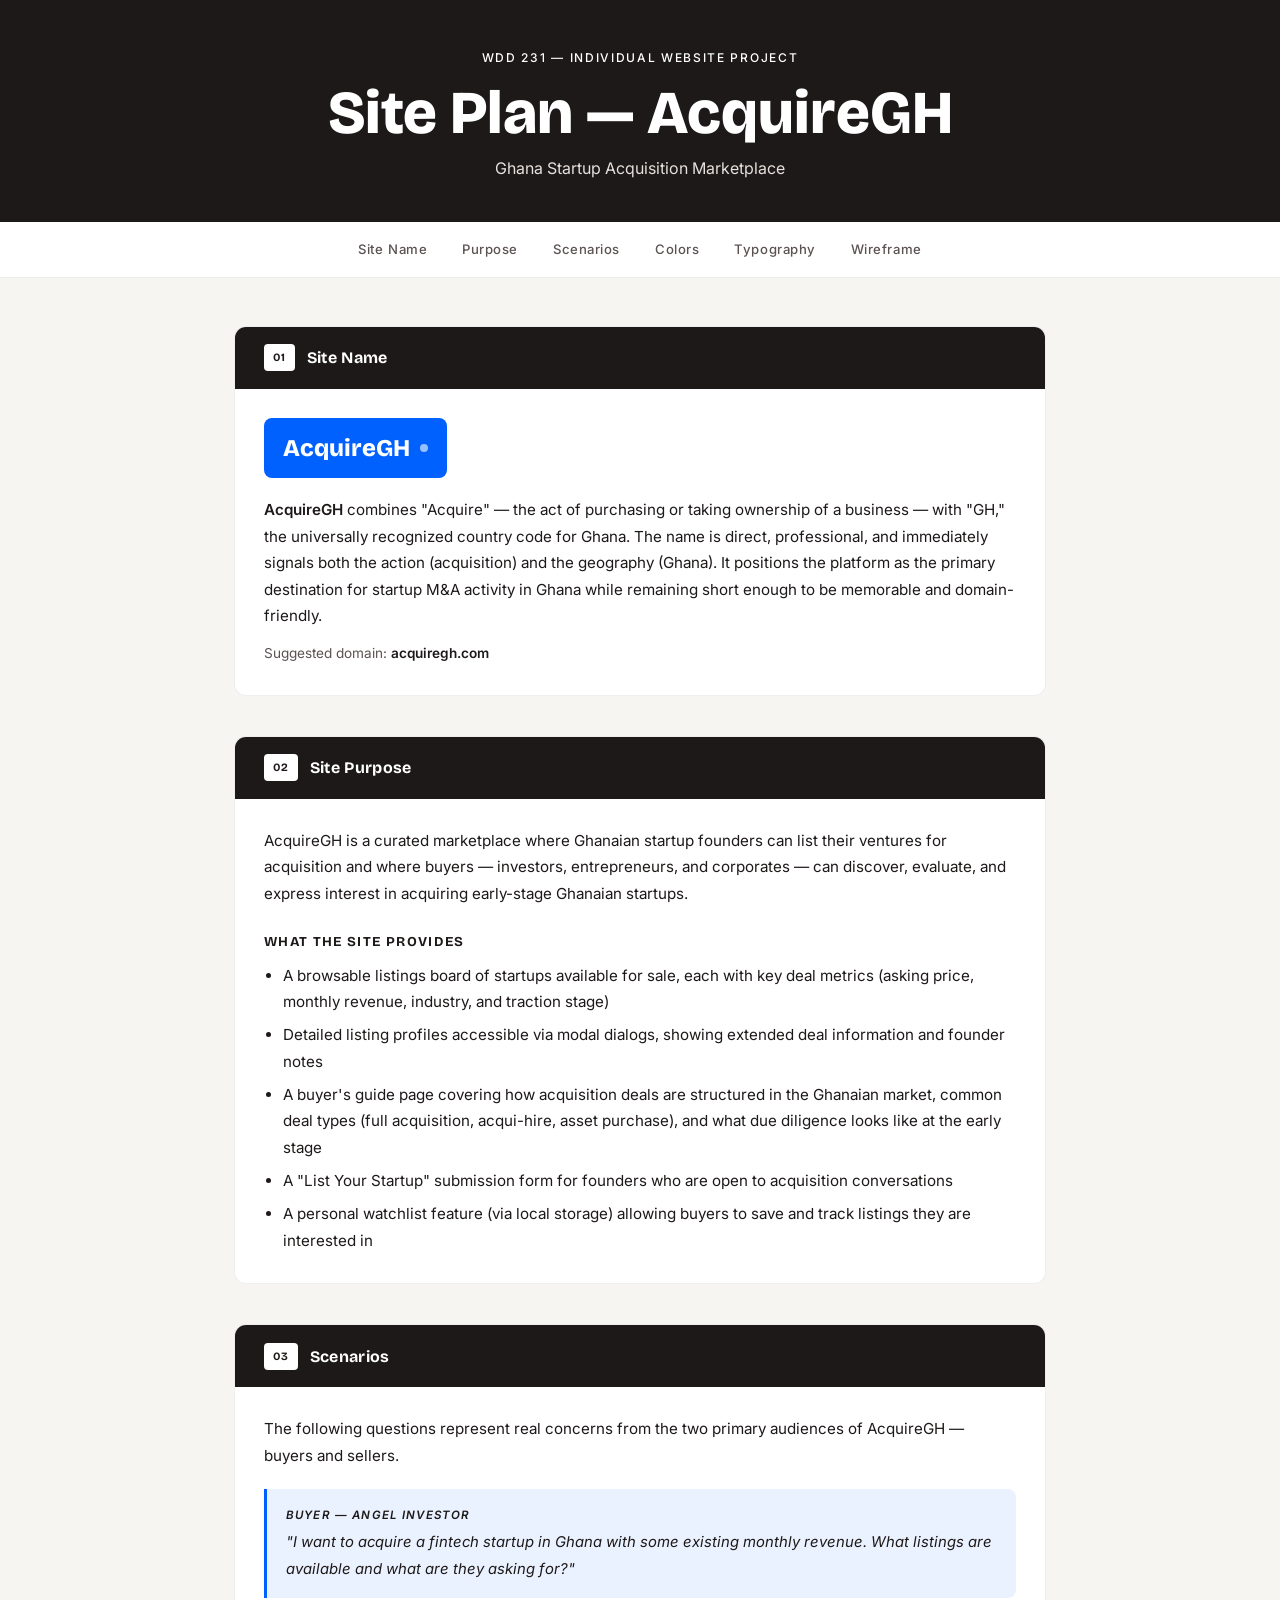
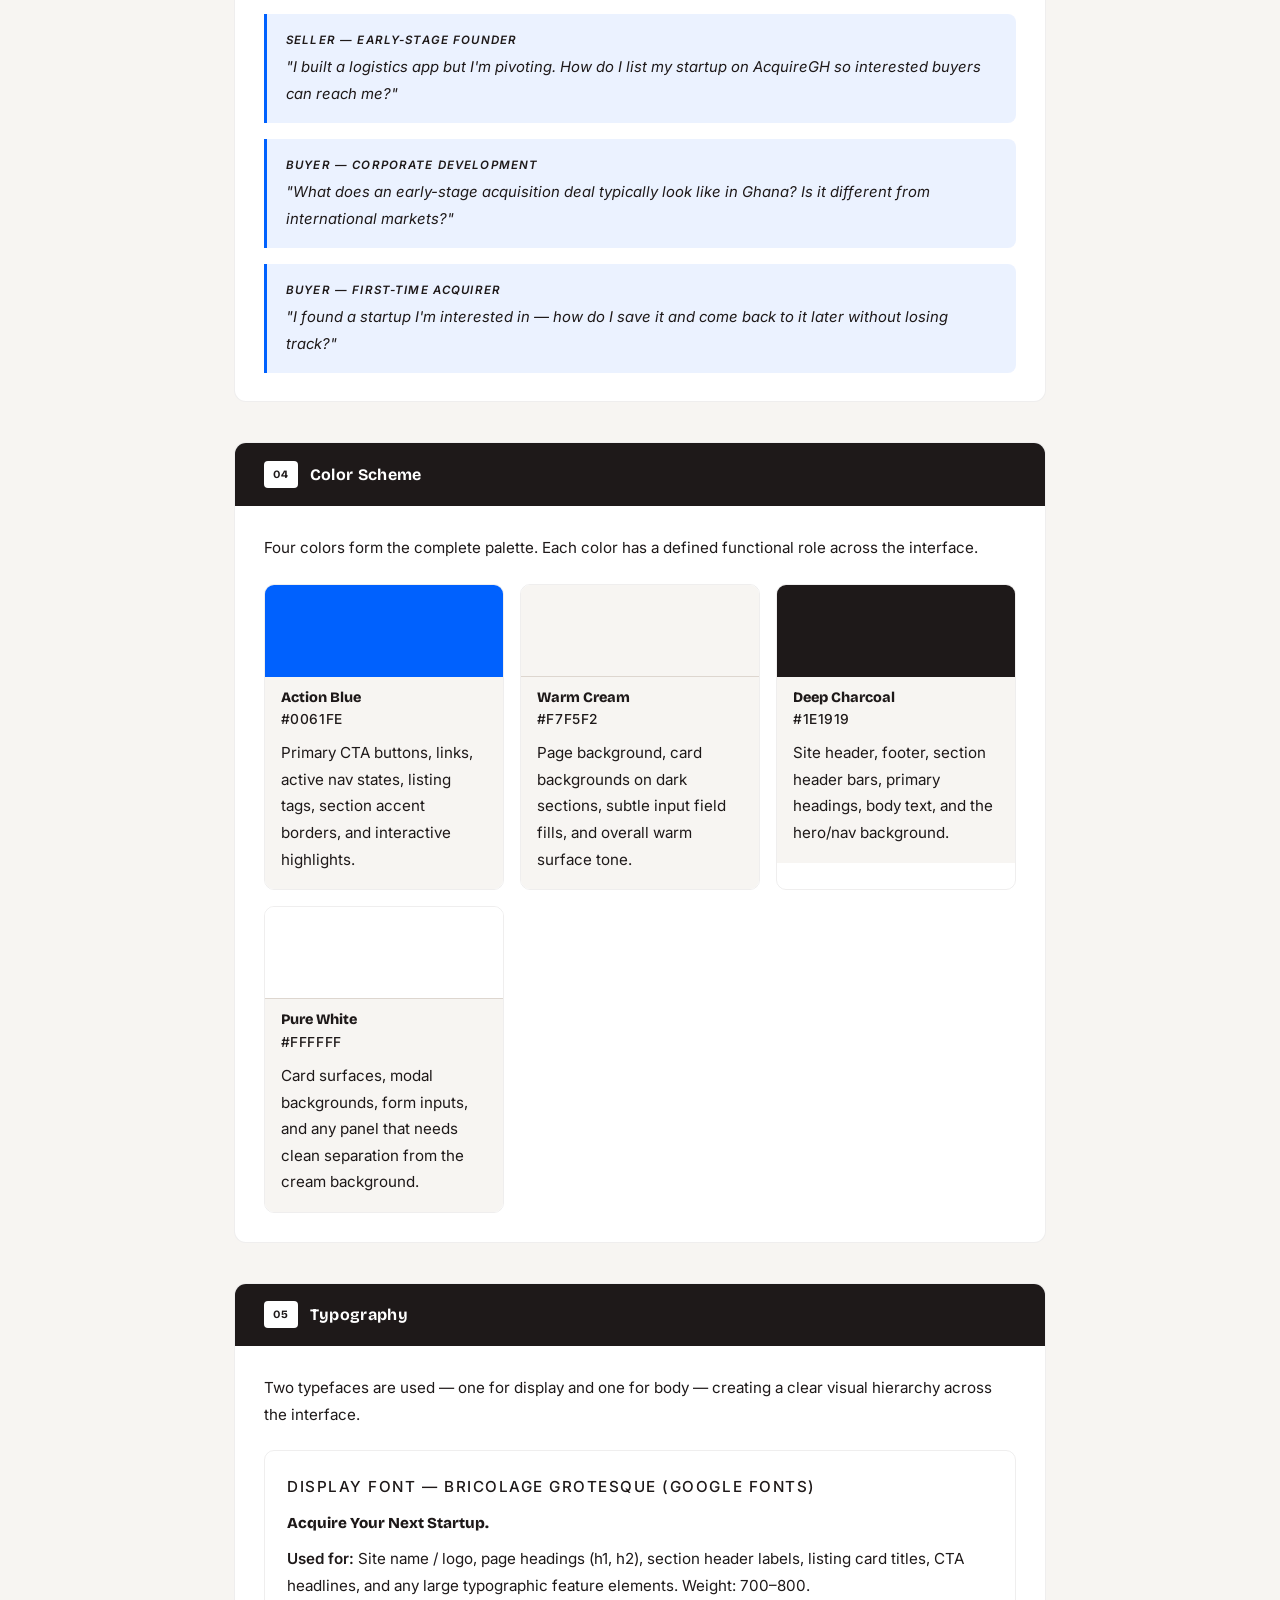
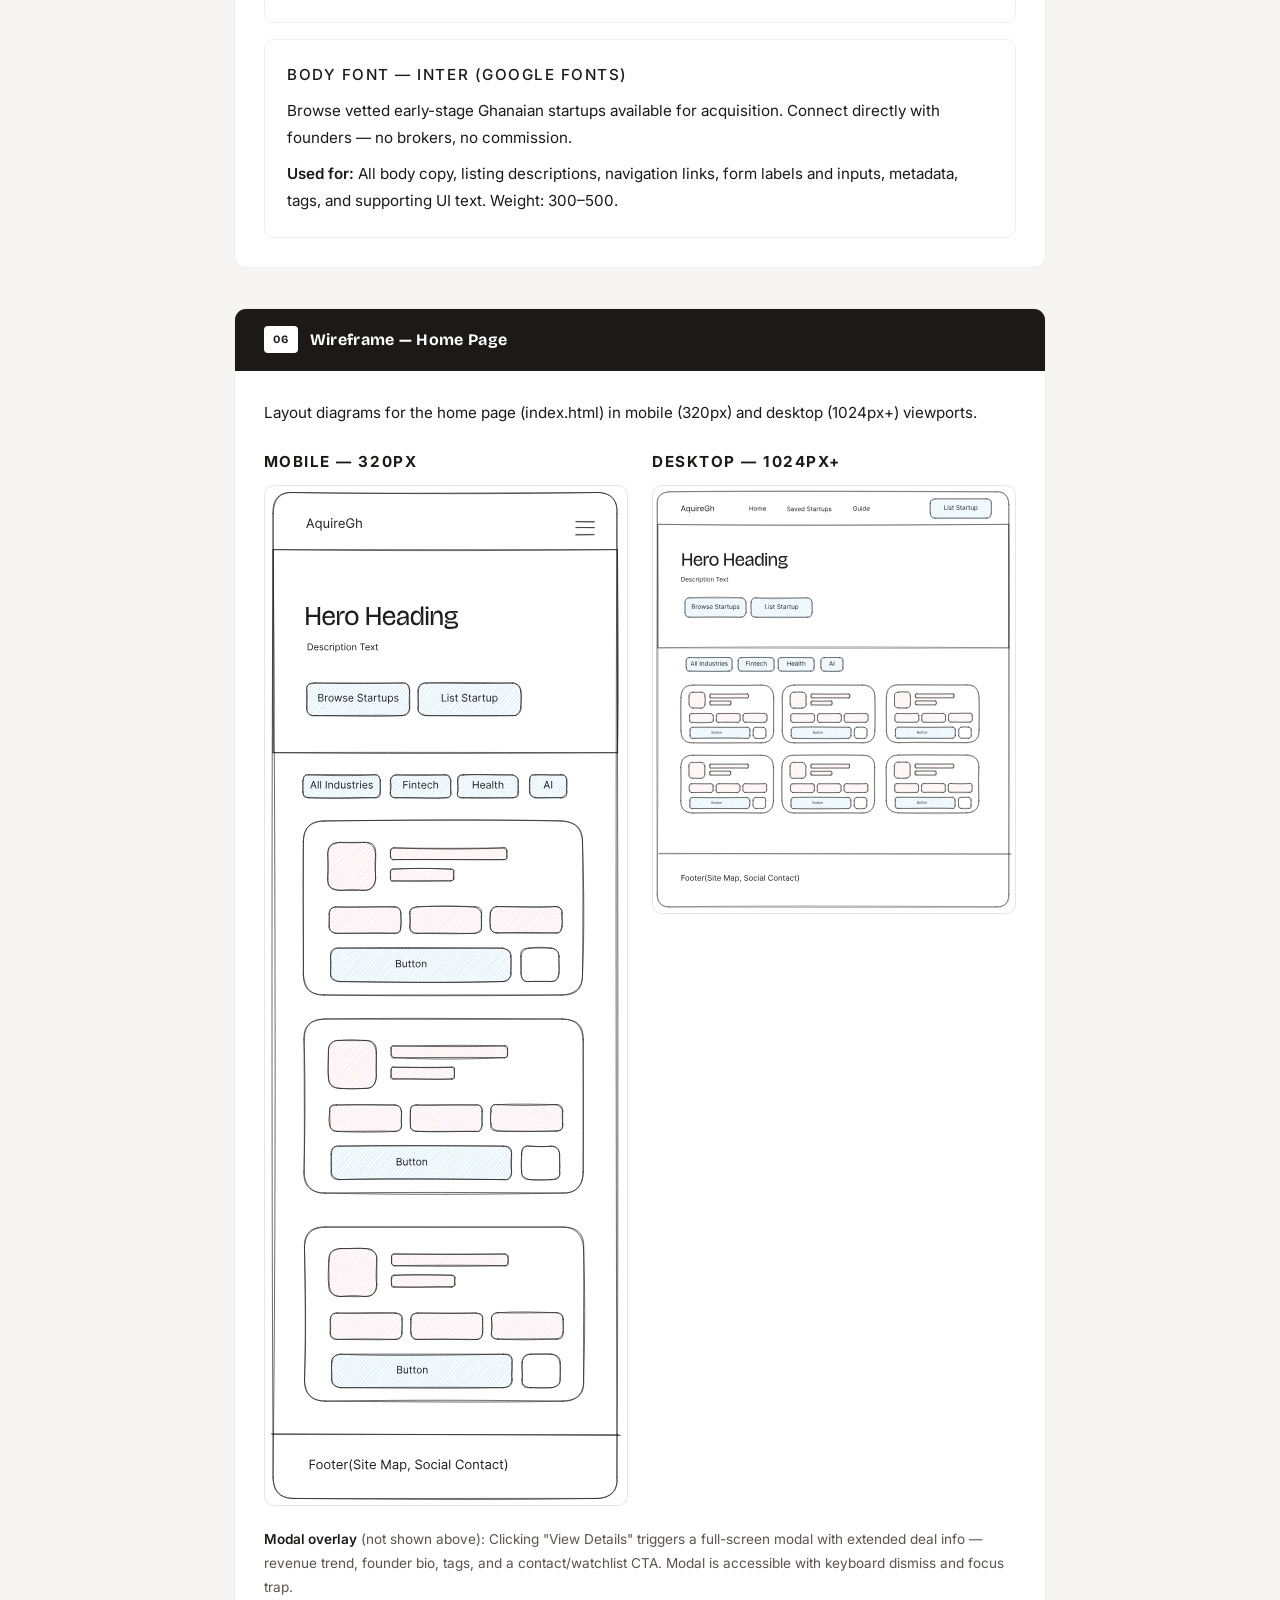
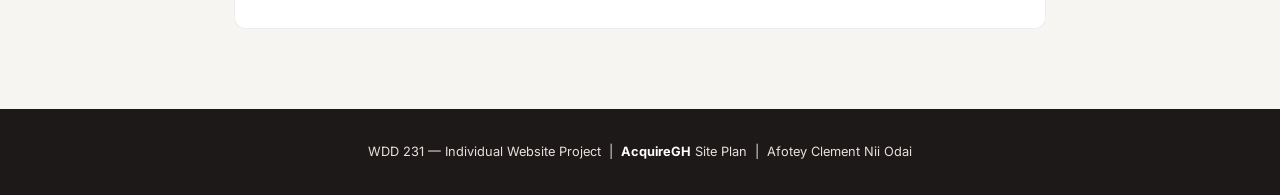
<file: project/siteplan.html>
<!DOCTYPE html>
<html lang="en">
<head>
  <meta charset="UTF-8" />
  <meta name="viewport" content="width=device-width, initial-scale=1.0" />
  <meta name="description" content="Site plan for AcquireGH — a marketplace for buying and selling Ghanaian startups." />
  <meta name="author" content="Afotey Clement Nii Odai" />
  <title>Site Plan — AcquireGH</title>
  <link rel="preconnect" href="https://fonts.googleapis.com" />
  <link rel="preconnect" href="https://fonts.gstatic.com" crossorigin />
  <link href="https://fonts.googleapis.com/css2?family=Bricolage+Grotesque:opsz,wght@12..96,200..800&family=Inter:ital,opsz,wght@0,14..32,100..900;1,14..32,100..900&display=swap" rel="stylesheet" />
  <link rel="stylesheet" href="styles/siteplan.css" />
</head>
<body>

  <!-- ── HEADER ── -->
  <header>
    <p class="eyebrow">WDD 231 — Individual Website Project</p>
    <h1>Site Plan — <span>AcquireGH</span></h1>
    <p>Ghana Startup Acquisition Marketplace</p>
  </header>

  <!-- ── NAV ── -->
  <nav aria-label="Site plan sections">
    <ul>
      <li><a href="#site-name">Site Name</a></li>
      <li><a href="#purpose">Purpose</a></li>
      <li><a href="#scenarios">Scenarios</a></li>
      <li><a href="#colors">Colors</a></li>
      <li><a href="#typography">Typography</a></li>
      <li><a href="#wireframe">Wireframe</a></li>
    </ul>
  </nav>

  <!-- ── MAIN ── -->
  <main>

    <!-- 1. SITE NAME -->
    <section id="site-name">
      <div class="section-header">
        <span class="num">01</span>
        <h2>Site Name</h2>
      </div>
      <div class="section-body">
        <div class="site-name-display">
          <span>AcquireGH</span>
          <span class="dot"></span>
        </div>
        <p>
          <strong>AcquireGH</strong> combines "Acquire" — the act of purchasing or taking ownership of a business — with "GH," the universally recognized country code for Ghana. The name is direct, professional, and immediately signals both the action (acquisition) and the geography (Ghana). It positions the platform as the primary destination for startup M&amp;A activity in Ghana while remaining short enough to be memorable and domain-friendly.
        </p>
        <p style="margin-top: 0.75rem; font-size: 0.85rem; color: var(--dark-40);">
          Suggested domain: <strong style="color: var(--dark);">acquiregh.com</strong>
        </p>
      </div>
    </section>

    <!-- 2. PURPOSE -->
    <section id="purpose">
      <div class="section-header">
        <span class="num">02</span>
        <h2>Site Purpose</h2>
      </div>
      <div class="section-body">
        <p>
          AcquireGH is a curated marketplace where Ghanaian startup founders can list their ventures for acquisition and where buyers — investors, entrepreneurs, and corporates — can discover, evaluate, and express interest in acquiring early-stage Ghanaian startups.
        </p>

        <h3>What the site provides</h3>
        <ul>
          <li>A browsable listings board of startups available for sale, each with key deal metrics (asking price, monthly revenue, industry, and traction stage)</li>
          <li>Detailed listing profiles accessible via modal dialogs, showing extended deal information and founder notes</li>
          <li>A buyer's guide page covering how acquisition deals are structured in the Ghanaian market, common deal types (full acquisition, acqui-hire, asset purchase), and what due diligence looks like at the early stage</li>
          <li>A "List Your Startup" submission form for founders who are open to acquisition conversations</li>
          <li>A personal watchlist feature (via local storage) allowing buyers to save and track listings they are interested in</li>
        </ul>
      </div>
    </section>

    <!-- 3. SCENARIOS -->
    <section id="scenarios">
      <div class="section-header">
        <span class="num">03</span>
        <h2>Scenarios</h2>
      </div>
      <div class="section-body">
        <p style="margin-bottom: 1.2rem;">The following questions represent real concerns from the two primary audiences of AcquireGH — buyers and sellers.</p>
        <div class="scenario-list">

          <div class="scenario-card">
            <p class="persona">Buyer — Angel Investor</p>
            <p>"I want to acquire a fintech startup in Ghana with some existing monthly revenue. What listings are available and what are they asking for?"</p>
          </div>

          <div class="scenario-card">
            <p class="persona">Seller — Early-Stage Founder</p>
            <p>"I built a logistics app but I'm pivoting. How do I list my startup on AcquireGH so interested buyers can reach me?"</p>
          </div>

          <div class="scenario-card">
            <p class="persona">Buyer — Corporate Development</p>
            <p>"What does an early-stage acquisition deal typically look like in Ghana? Is it different from international markets?"</p>
          </div>

          <div class="scenario-card">
            <p class="persona">Buyer — First-Time Acquirer</p>
            <p>"I found a startup I'm interested in — how do I save it and come back to it later without losing track?"</p>
          </div>

        </div>
      </div>
    </section>

    <!-- 4. COLOR SCHEME -->
    <section id="colors">
      <div class="section-header">
        <span class="num">04</span>
        <h2>Color Scheme</h2>
      </div>
      <div class="section-body">
        <p style="margin-bottom: 1.4rem;">Four colors form the complete palette. Each color has a defined functional role across the interface.</p>
        <div class="color-grid">

          <div class="swatch">
            <div class="swatch-color swatch-color--blue"></div>
            <div class="swatch-info">
              <p class="swatch-name">Action Blue</p>
              <p class="swatch-hex">#0061FE</p>
              <p class="swatch-use">Primary CTA buttons, links, active nav states, listing tags, section accent borders, and interactive highlights.</p>
            </div>
          </div>

          <div class="swatch">
            <div class="swatch-color swatch-color--cream"></div>
            <div class="swatch-info">
              <p class="swatch-name">Warm Cream</p>
              <p class="swatch-hex">#F7F5F2</p>
              <p class="swatch-use">Page background, card backgrounds on dark sections, subtle input field fills, and overall warm surface tone.</p>
            </div>
          </div>

          <div class="swatch">
            <div class="swatch-color swatch-color--dark"></div>
            <div class="swatch-info">
              <p class="swatch-name">Deep Charcoal</p>
              <p class="swatch-hex">#1E1919</p>
              <p class="swatch-use">Site header, footer, section header bars, primary headings, body text, and the hero/nav background.</p>
            </div>
          </div>

          <div class="swatch">
            <div class="swatch-color swatch-color--white"></div>
            <div class="swatch-info">
              <p class="swatch-name">Pure White</p>
              <p class="swatch-hex">#FFFFFF</p>
              <p class="swatch-use">Card surfaces, modal backgrounds, form inputs, and any panel that needs clean separation from the cream background.</p>
            </div>
          </div>

        </div>
      </div>
    </section>

    <!-- 5. TYPOGRAPHY -->
    <section id="typography">
      <div class="section-header">
        <span class="num">05</span>
        <h2>Typography</h2>
      </div>
      <div class="section-body">
        <p style="margin-bottom: 1.4rem;">Two typefaces are used — one for display and one for body — creating a clear visual hierarchy across the interface.</p>

        <div class="type-specimen">
          <p class="type-label">Display Font — Bricolage Grotesque (Google Fonts)</p>
          <p class="type-display-sample">Acquire Your Next Startup.</p>
          <p class="type-meta">
            <strong>Used for:</strong> Site name / logo, page headings (h1, h2), section header labels, listing card titles, CTA headlines, and any large typographic feature elements. Weight: 700–800.
          </p>
        </div>

        <div class="type-specimen">
          <p class="type-label">Body Font — Inter (Google Fonts)</p>
          <p class="type-body-sample">Browse vetted early-stage Ghanaian startups available for acquisition. Connect directly with founders — no brokers, no commission.</p>
          <p class="type-meta">
            <strong>Used for:</strong> All body copy, listing descriptions, navigation links, form labels and inputs, metadata, tags, and supporting UI text. Weight: 300–500.
          </p>
        </div>

      </div>
    </section>

    <!-- 6. WIREFRAME -->
    <section id="wireframe">
      <div class="section-header">
        <span class="num">06</span>
        <h2>Wireframe — Home Page</h2>
      </div>
      <div class="section-body">
        <p style="margin-bottom: 1.4rem;">Layout diagrams for the home page (index.html) in mobile (320px) and desktop (1024px+) viewports.</p>

        <div class="wireframe-grid">

          <!-- MOBILE WIREFRAME -->
          <div class="wireframe-container">
            <p class="wireframe-label">Mobile — 320px</p>
            <div class="wf-frame">
              <img class="wireframe-art" src="images/mobile.svg" alt="AcquireGH wireframe artboard for the mobile layout" />
            </div>
          </div>

          <!-- DESKTOP WIREFRAME -->
          <div class="wireframe-container">
            <p class="wireframe-label">Desktop — 1024px+</p>
            <div class="wf-frame">
              <img class="wireframe-art" src="images/desktop.svg" alt="AcquireGH wireframe artboard for the desktop layout" />
            </div>
          </div>

        </div><!-- /wireframe-grid -->

        <p style="margin-top: 1.4rem; font-size: 0.85rem; color: var(--dark-40);">
          <strong style="color: var(--dark);">Modal overlay</strong> (not shown above): Clicking "View Details" triggers a full-screen modal with extended deal info — revenue trend, founder bio, tags, and a contact/watchlist CTA. Modal is accessible with keyboard dismiss and focus trap.
        </p>
      </div>
    </section>

  </main>

  <!-- ── FOOTER ── -->
  <footer>
    <p>WDD 231 — Individual Website Project &nbsp;|&nbsp; <strong>AcquireGH</strong> Site Plan &nbsp;|&nbsp; Afotey Clement Nii Odai</p>
  </footer>

</body>
</html>
</file>
<file: styles/small.css>
/* ============================================================
   Design Tokens
   ============================================================ */
:root {
  --color-bg: #fffef7;
  --color-black: #000000;
  --color-white: #ffffff;
  --color-accent: #ffe608;
  --color-text-primary: #2f2f2f;
  --color-border: #d3d3d3;
  --color-nav-hover: #ffffffbf;
  --color-shadow: #0000001a;

  --color-status-completed-bg: #cbffdc;
  --color-status-completed-text: #003010;
  --color-status-not-started-bg: #ffe1d9;
  --color-status-not-started-text: #910000;
  --color-status-in-progress-bg: #fcfeba;
  --color-status-in-progress-text: #303100;

  --font-display: 'Archivo Black', sans-serif;
  --font-body: 'Inter', Arial, sans-serif;

  --fs-xs: 0.75rem;
  --fs-sm: 0.875rem;
  --fs-base: 1rem;
  --fs-lg: 1.125rem;
  --fs-xl: 1.5rem;
  --fs-2xl: 2rem;
  --fs-3xl: 3rem;

  --ls-tighter: -0.025em;

  --space-1: 0.25rem;
  --space-2: 0.5rem;
  --space-3: 0.75rem;
  --space-4: 1rem;
  --space-5: 1.25rem;
  --space-6: 1.5rem;
  --space-7: 2rem;
  --space-9: 3rem;
  --space-10: 3.5rem;

  --radius-sm: 8px;
  --radius-md: 16px;
  --radius-lg: 24px;

  --shadow-card: 0px 2px 4px var(--color-shadow);
}

/* ============================================================
   Reset & Base
   ============================================================ */
*, *::before, *::after {
  box-sizing: border-box;
  margin: 0;
  padding: 0;
}

html {
  scroll-behavior: smooth;
  line-height: 1.15;
}

body {
  min-height: 100vh;
  background: var(--color-bg);
  color: var(--color-text-primary);
  font-family: var(--font-body);
  line-height: 1.6;
}

img {
  display: block;
  max-width: 100%;
}

a {
  text-decoration: none;
}

button {
  font-family: var(--font-body);
  font-size: var(--fs-base);
  cursor: pointer;
  border: none;
  background: none;
}

/* ============================================================
   Visually Hidden
   ============================================================ */
.visually-hidden {
  position: absolute;
  width: 1px;
  height: 1px;
  padding: 0;
  margin: -1px;
  overflow: hidden;
  clip-path: inset(50%);
  white-space: nowrap;
  border: 0;
}

/* ============================================================
   Page Wrapper
   ============================================================ */
.page-wrapper {
  max-width: 1248px;
  margin: 0 auto;
  padding: var(--space-9) var(--space-5);
  display: flex;
  flex-direction: column;
  gap: var(--space-10);
}

/* ============================================================
   Header / Nav
   ============================================================ */
.page-header {
  background: var(--color-accent);
  border-radius: var(--radius-md);
  padding: var(--space-6) var(--space-7);
  display: flex;
  align-items: center;
  justify-content: space-between;
  gap: var(--space-4);
  position: relative;
}

.brand-name {
  font-family: var(--font-display);
  font-size: var(--fs-3xl);
  font-weight: 400;
  color: var(--color-black);
  letter-spacing: -0.05em;
  line-height: 1;
}

.hamburger {
  display: inline-flex;
  flex-direction: column;
  justify-content: space-between;
  width: 2rem;
  height: 1.4rem;
  cursor: pointer;
  padding: 0;
  z-index: 100;
}

.hamburger span {
  width: 100%;
  height: 3px;
  background: var(--color-black);
  border-radius: 999px;
  transition: transform 0.2s ease, opacity 0.2s ease;
}

.primary-nav {
  display: none;
  flex-direction: column;
  gap: var(--space-2);
  position: absolute;
  top: calc(100% + var(--space-2));
  right: var(--space-5);
  background: var(--color-accent);
  border-radius: var(--radius-sm);
  padding: var(--space-3);
  z-index: 99;
  box-shadow: var(--shadow-card);
}

.primary-nav.is-open {
  display: flex;
}

.nav-link {
  display: inline-flex;
  align-items: center;
  justify-content: center;
  padding: var(--space-2) var(--space-3);
  background: var(--color-white);
  color: var(--color-black);
  border-radius: var(--radius-sm);
  font-weight: 500;
  font-size: var(--fs-base);
  letter-spacing: var(--ls-tighter);
  transition: background 0.15s ease;
  white-space: nowrap;
}

.nav-link:hover,
.nav-link[aria-current="page"] {
  background: var(--color-nav-hover);
}

/* ============================================================
   Hero
   ============================================================ */
.hero {
  display: grid;
  grid-template-columns: 1fr;
  gap: var(--space-6);
  margin-bottom: var(--space-10);
}

.hero-bio {
  background: var(--color-white);
  border-radius: var(--radius-lg);
  padding: var(--space-7);
  box-shadow: var(--shadow-card);
}

.hero-bio p {
  font-weight: 500;
  font-size: var(--fs-xl);
  line-height: 1.5;
}

.hero-photo {
  border-radius: var(--radius-lg);
  overflow: hidden;
  aspect-ratio: 344 / 336;
}

.hero-photo img {
  width: 100%;
  height: 100%;
  object-fit: cover;
}

/* ============================================================
   Courses
   ============================================================ */
.courses-container {
  background: var(--color-white);
  border-radius: var(--radius-lg);
  padding: var(--space-7);
  box-shadow: var(--shadow-card);
  display: flex;
  flex-direction: column;
  gap: var(--space-6);
  margin-bottom: var(--space-6);
}

.courses-title {
  font-family: var(--font-display);
  font-size: var(--fs-2xl);
  color: var(--color-black);
  letter-spacing: -0.05em;
  margin-bottom: var(--space-3);
}

.courses-divider {
  width: 100%;
  height: 1px;
  background: var(--color-accent);
  border: none;
}

.filter-nav {
  display: flex;
  gap: var(--space-2);
  flex-wrap: wrap;
}

.filter-btn {
  padding: var(--space-1) var(--space-3);
  border-radius: var(--radius-sm);
  font-weight: 500;
  font-size: var(--fs-base);
  letter-spacing: var(--ls-tighter);
  color: var(--color-black);
  background: var(--color-white);
  border: 1px solid var(--color-border);
  cursor: pointer;
  transition: background 0.15s ease, border-color 0.15s ease;
}

.filter-btn.active,
.filter-btn:hover {
  background: var(--color-black);
  color: var(--color-white);
  border-color: var(--color-black);
}

.courses-grid {
  display: grid;
  grid-template-columns: 1fr;
  gap: var(--space-6);
}

/* ============================================================
   Course Card
   ============================================================ */
.course-card {
  background: var(--color-white);
  border: 1px solid var(--color-border);
  border-radius: var(--radius-md);
  padding: var(--space-4);
  display: flex;
  flex-direction: column;
  gap: var(--space-3);
}

.course-code {
  padding: var(--space-1) var(--space-3);
  background: var(--color-accent);
  color: var(--color-black);
  border-radius: var(--radius-sm);
  font-weight: 500;
  font-size: var(--fs-sm);
  letter-spacing: var(--ls-tighter);
  white-space: nowrap;
  width: fit-content;
}

.course-title {
  font-weight: 500;
  font-size: var(--fs-lg);
  line-height: 1.5;
}

.course-info {
  display: flex;
  align-items: center;
  gap: var(--space-2);
}

.course-credits {
  font-weight: 500;
  font-size: var(--fs-base);
  white-space: nowrap;
}

.course-status {
  padding: var(--space-1) var(--space-2);
  border-radius: var(--radius-sm);
  font-weight: 500;
  font-size: var(--fs-xs);
  white-space: nowrap;
}

.course-status.completed {
  background: var(--color-status-completed-bg);
  color: var(--color-status-completed-text);
}

.course-status.not-started {
  background: var(--color-status-not-started-bg);
  color: var(--color-status-not-started-text);
}

.course-status.in-progress {
  background: var(--color-status-in-progress-bg);
  color: var(--color-status-in-progress-text);
}

/* ============================================================
   Credits Summary
   ============================================================ */
.credits-summary {
  background: var(--color-accent);
  border-radius: var(--radius-md);
  padding: var(--space-4);
  display: flex;
  align-items: center;
  justify-content: center;
}

.credits-summary p {
  font-family: var(--font-display);
  font-size: var(--fs-xl);
  text-align: center;
}

/* ============================================================
   Footer
   ============================================================ */
.page-footer {
  background: var(--color-black);
  color: var(--color-white);
  border-radius: var(--radius-md);
  padding: var(--space-6) var(--space-7);
  display: flex;
  flex-direction: column;
  gap: var(--space-4);
}

.social-links {
  display: flex;
  gap: var(--space-4);
  align-items: center;
}

.social-links a {
  display: inline-flex;
  align-items: center;
  justify-content: center;
  width: 24px;
  height: 24px;
  color: var(--color-accent);
  transition: opacity 0.15s ease;
}

.social-links a:hover {
  opacity: 0.7;
}

.social-links svg {
  width: 24px;
  height: 24px;
  fill: var(--color-accent);
}

.footer-meta {
  display: flex;
  flex-direction: column;
  gap: var(--space-2);
}

.footer-copyright {
  font-size: var(--fs-sm);
  color: var(--color-white);
  letter-spacing: var(--ls-tighter);
}

.footer-modified {
  font-size: var(--fs-sm);
  color: var(--color-accent);
  letter-spacing: var(--ls-tighter);
}

/* ============================================================
   Reduced Motion
   ============================================================ */
@media (prefers-reduced-motion: reduce) {
  *, *::before, *::after {
    transition-duration: 0.001ms !important;
    animation-duration: 0.001ms !important;
    scroll-behavior: auto !important;
  }
}
</file>
<file: styles/large.css>
/* ============================================================
   Tablet: 640px+
   ============================================================ */
@media screen and (min-width: 640px) {
  .hamburger {
    display: none;
  }

  .primary-nav {
    display: flex;
    flex-direction: row;
    position: static;
    background: #00000000;
    padding: 0;
    box-shadow: 0 0 0 var(--color-shadow);
    gap: var(--space-2);
  }

  .courses-grid {
    grid-template-columns: repeat(2, minmax(0, 1fr));
  }
}

/* ============================================================
   Desktop: 1024px+
   ============================================================ */
@media screen and (min-width: 1024px) {
  .page-wrapper {
    padding: var(--space-9);
  }

  .hero {
    grid-template-columns: 1fr 344px;
    align-items: stretch;
  }

  .hero-photo {
    aspect-ratio: auto;
    height: 336px;
  }

  .courses-grid {
    grid-template-columns: repeat(3, minmax(0, 1fr));
  }

  .page-footer {
    flex-direction: row;
    align-items: center;
  }

  .footer-top {
    flex-shrink: 0;
  }

  .footer-meta {
    flex: 1;
    flex-direction: row;
    justify-content: space-between;
    align-items: center;
  }

  .footer-copyright {
    flex: 1;
    text-align: center;
  }
}
</file>
<file: chamber/styles/small.css>
/* ============================================================
   Chamber of Commerce — Design Tokens
   ============================================================ */
:root {
  --color-primary: #f59e0b;
  --color-primary-dark: #d97706;
  --color-secondary: #f3f4f6;
  --color-black: #000000;
  --color-white: #ffffff;
  --color-transparent: #00000000;
  --color-text: #111827;
  --color-text-muted: #4b5563;
  --color-border: #e5e7eb;
  --color-footer-bg: #1f2937;
  --color-shadow: #0000001a;

  --color-gold-badge: #f59e0b;
  --color-silver-badge: #374151;
  --color-member-badge: #374151;

  --font-body: 'Inter', Arial, sans-serif;

  --fs-xs: 0.75rem;
  --fs-sm: 0.875rem;
  --fs-base: 1rem;
  --fs-lg: 1.125rem;
  --fs-xl: 1.5rem;
  --fs-2xl: 2rem;

  --space-1: 0.25rem;
  --space-2: 0.5rem;
  --space-3: 0.75rem;
  --space-4: 1rem;
  --space-5: 1.25rem;
  --space-6: 1.5rem;
  --space-8: 2rem;
  --space-10: 3rem;
  --space-12: 4rem;

  --radius-sm: 6px;
  --radius-md: 12px;
  --radius-lg: 20px;
  --shadow: 0 2px 8px var(--color-shadow);
}

/* ============================================================
   Reset & Base
   ============================================================ */
*, *::before, *::after {
  box-sizing: border-box;
  margin: 0;
  padding: 0;
}

html { scroll-behavior: smooth; }

body {
  font-family: var(--font-body);
  background: var(--color-secondary);
  color: var(--color-text);
  line-height: 1.6;
  min-height: 100vh;
}

img {
  display: block;
  max-width: 100%;
}

a { text-decoration: none; }

button {
  font-family: var(--font-body);
  cursor: pointer;
  border: 0;
}

.cta-btn {
  display: inline-flex;
  align-items: center;
  justify-content: center;
  gap: var(--space-2);
  padding: var(--space-3) var(--space-8);
  background: var(--color-primary);
  color: var(--color-black);
  font-weight: 700;
  font-size: var(--fs-base);
  border-radius: var(--radius-md);
  text-decoration: none;
  transition: background 0.15s ease, transform 0.15s ease;
  border: 0;
}

.cta-btn:hover {
  background: var(--color-primary-dark);
  transform: translateY(-1px);
}

/* ============================================================
   Visually Hidden
   ============================================================ */
.visually-hidden {
  position: absolute;
  width: 1px;
  height: 1px;
  padding: 0;
  margin: -1px;
  overflow: hidden;
  clip-path: inset(50%);
  white-space: nowrap;
  border: 0;
}

/* ============================================================
   Header
   ============================================================ */
.site-header {
  background: var(--color-white);
  border-bottom: 3px solid var(--color-primary);
  padding: var(--space-4) var(--space-5);
  display: flex;
  align-items: center;
  justify-content: space-between;
  gap: var(--space-4);
  position: sticky;
  top: 0;
  z-index: 100;
  box-shadow: var(--shadow);
}

.site-logo {
  display: flex;
  align-items: center;
  gap: var(--space-3);
  text-decoration: none;
}

.logo-icon {
  width: 44px;
  height: 44px;
  background: var(--color-primary);
  border-radius: var(--radius-sm);
  display: flex;
  align-items: center;
  justify-content: center;
  flex-shrink: 0;
}

.logo-icon svg {
  width: 24px;
  height: 24px;
  fill: var(--color-white);
}

.logo-text {
  display: flex;
  flex-direction: column;
}

.logo-name {
  font-size: var(--fs-base);
  font-weight: 800;
  color: var(--color-text);
  line-height: 1.1;
  letter-spacing: -0.025em;
}

.logo-sub {
  font-size: var(--fs-xs);
  color: var(--color-text-muted);
  font-weight: 500;
}

/* Hamburger */
.hamburger {
  display: flex;
  flex-direction: column;
  justify-content: space-between;
  width: 2rem;
  height: 1.4rem;
  background: #00000000;
  border: 0;
  cursor: pointer;
  padding: 0;
  z-index: 101;
}

.hamburger span {
  width: 100%;
  height: 3px;
  background: var(--color-text);
  border-radius: 999px;
  transition: transform 0.2s ease, opacity 0.2s ease;
}

/* Primary Nav */
.primary-nav {
  display: none;
  flex-direction: column;
  gap: var(--space-2);
  position: absolute;
  top: calc(100% + 2px);
  left: 0;
  right: 0;
  background: var(--color-white);
  border-bottom: 3px solid var(--color-primary);
  padding: var(--space-4) var(--space-5);
  box-shadow: var(--shadow);
}

.primary-nav.is-open {
  display: flex;
}

.nav-link {
  font-size: var(--fs-base);
  font-weight: 600;
  color: var(--color-text);
  padding: var(--space-2) var(--space-3);
  border-radius: var(--radius-sm);
  transition: background 0.15s ease, color 0.15s ease;
}

.nav-link:hover {
  background: var(--color-secondary);
  color: var(--color-primary-dark);
}

.nav-link[aria-current="page"] {
  background: var(--color-primary);
  color: var(--color-black);
}

/* ============================================================
   Page Wrapper
   ============================================================ */
.page-wrapper {
  max-width: 1200px;
  margin: 0 auto;
  padding: var(--space-8) var(--space-5);
}

/* ============================================================
   Page Hero / Intro
   ============================================================ */
.page-intro {
  margin-bottom: var(--space-8);
}

.page-intro h1 {
  font-size: var(--fs-2xl);
  font-weight: 800;
  color: var(--color-text);
  letter-spacing: -0.05em;
  line-height: 1.1;
}

.page-intro p {
  color: #334155;
  font-size: var(--fs-base);
  margin-top: var(--space-2);
}

/* ============================================================
   Toolbar (view toggle + count)
   ============================================================ */
.directory-toolbar {
  display: flex;
  align-items: center;
  justify-content: space-between;
  flex-wrap: wrap;
  gap: var(--space-4);
  margin-bottom: var(--space-6);
  padding: var(--space-4);
  background: var(--color-white);
  border-radius: var(--radius-md);
  box-shadow: var(--shadow);
}

.member-count {
  font-size: var(--fs-sm);
  color: var(--color-text-muted);
  font-weight: 500;
}

.member-count strong {
  color: var(--color-text);
}

.view-toggle {
  display: flex;
  gap: var(--space-2);
}

.toggle-btn {
  display: inline-flex;
  align-items: center;
  gap: var(--space-2);
  padding: var(--space-2) var(--space-4);
  border-radius: var(--radius-sm);
  font-size: var(--fs-sm);
  font-weight: 600;
  background: var(--color-secondary);
  color: var(--color-text-muted);
  border: 1px solid var(--color-border);
  transition: all 0.15s ease;
}

.toggle-btn svg {
  width: 16px;
  height: 16px;
  fill: var(--color-text-muted);
}

.toggle-btn.active svg,
.toggle-btn:hover svg {
  fill: var(--color-black);
}

.toggle-btn.active,
.toggle-btn:hover {
  background: var(--color-primary);
  color: var(--color-black);
  border-color: var(--color-primary);
}

/* ============================================================
   Members Grid (default)
   ============================================================ */
#members-container {
  display: grid;
  grid-template-columns: 1fr;
  gap: var(--space-6);
}

/* ============================================================
   Member Card (grid view)
   ============================================================ */
.member-card {
  background: var(--color-white);
  border-radius: var(--radius-lg);
  overflow: hidden;
  box-shadow: var(--shadow);
  border: 1px solid var(--color-border);
  display: flex;
  flex-direction: column;
  transition: transform 0.2s ease, box-shadow 0.2s ease;
}

#members-container[aria-busy="true"] {
  min-height: 1800px;
}

.member-card:hover {
  transform: translateY(-2px);
  box-shadow: 0 8px 24px var(--color-shadow);
}

.card-header {
  background: var(--color-secondary);
  padding: var(--space-5);
  display: flex;
  flex-direction: column;
  align-items: center;
  gap: var(--space-3);
  text-align: center;
}

.card-logo {
  width: 80px;
  height: 80px;
  object-fit: contain;
  border-radius: var(--radius-sm);
}

.card-logo-placeholder {
  width: 80px;
  height: 80px;
  background: var(--color-primary);
  border-radius: var(--radius-sm);
  display: flex;
  align-items: center;
  justify-content: center;
  font-size: var(--fs-xl);
  font-weight: 800;
  color: var(--color-black);
}

.card-name {
  font-size: var(--fs-lg);
  font-weight: 700;
  color: var(--color-text);
  letter-spacing: -0.025em;
  line-height: 1.2;
}

.card-tagline {
  font-size: var(--fs-xs);
  color: #334155;
}

.card-body {
  padding: var(--space-5);
  display: flex;
  flex-direction: column;
  gap: var(--space-3);
  flex: 1;
}

.card-detail {
  display: flex;
  align-items: flex-start;
  gap: var(--space-2);
  font-size: var(--fs-sm);
  color: var(--color-text-muted);
}

.card-detail svg {
  width: 14px;
  height: 14px;
  fill: var(--color-primary);
  flex-shrink: 0;
  margin-top: 3px;
}

.card-detail a {
  color: #78350f;
  font-weight: 500;
}

.card-detail a:hover {
  text-decoration: underline;
}

.card-footer {
  padding: var(--space-3) var(--space-5);
  border-top: 1px solid var(--color-border);
  display: flex;
  align-items: center;
  justify-content: flex-end;
}

.membership-badge {
  display: inline-flex;
  align-items: center;
  gap: var(--space-1);
  padding: var(--space-1) var(--space-3);
  border-radius: 999px;
  font-size: var(--fs-xs);
  font-weight: 700;
  text-transform: uppercase;
  letter-spacing: 0.08em;
}

.membership-badge.gold {
  background: #fef3c7;
  color: #78350f;
}

.membership-badge.silver {
  background: #f3f4f6;
  color: #374151;
}

.membership-badge.member {
  background: #e5e7eb;
  color: #1f2937;
}

.member-card.is-skeleton {
  pointer-events: none;
}

.member-card.is-skeleton:hover {
  transform: none;
  box-shadow: var(--shadow);
}

.card-line {
  display: block;
  border-radius: 999px;
  background: linear-gradient(90deg, #e5e7eb 0%, #f3f4f6 50%, #e5e7eb 100%);
  background-size: 200% 100%;
  animation: skeleton-loading 1.4s ease-in-out infinite;
}

.card-line.name-line {
  width: 10rem;
  height: 1.25rem;
}

.card-line.tagline-line {
  width: 8rem;
  height: 0.875rem;
  margin-top: var(--space-2);
}

.card-line.detail-line {
  width: 100%;
  height: 0.95rem;
}

.member-card.is-skeleton .card-logo-placeholder {
  color: #00000000;
}

.member-card.is-skeleton .membership-badge {
  min-width: 5.75rem;
  min-height: 1.625rem;
  color: #00000000;
  background: linear-gradient(90deg, #e5e7eb 0%, #f3f4f6 50%, #e5e7eb 100%);
  background-size: 200% 100%;
  animation: skeleton-loading 1.4s ease-in-out infinite;
}

/* ============================================================
   List View
   ============================================================ */
#members-container.list-view {
  grid-template-columns: 1fr;
  gap: var(--space-3);
}

/* List view card: single row, no images */
#members-container.list-view .member-card {
  flex-direction: column;
  align-items: stretch;
  border-radius: var(--radius-md);
  flex-wrap: nowrap;
}

/* Hide entire card-header in list view (removes logo/initials/image) */
#members-container.list-view .card-header {
  display: none;
}

/* Card body fills available space */
#members-container.list-view .card-body {
  flex: 1;
  flex-direction: row;
  flex-wrap: wrap;
  align-items: center;
  padding: var(--space-3) var(--space-4);
  gap: var(--space-2) var(--space-5);
  min-width: 0;
  overflow: hidden;
}

#members-container.list-view .card-detail {
  align-items: center;
  min-width: 0;
}

#members-container.list-view .card-detail svg {
  margin-top: 0;
}

#members-container.list-view .card-body img {
  display: none;
}

/* Badge stays on the right */
#members-container.list-view .card-footer {
  border-top: 1px solid var(--color-border);
  border-left: none;
  padding: var(--space-3) var(--space-4);
  flex-shrink: 0;
  justify-content: flex-end;
}

#members-container.list-view .card-img-wrap {
  display: none;
}

/* ============================================================
   Footer
   ============================================================ */
.site-footer {
  background: var(--color-footer-bg);
  color: var(--color-white);
  padding: var(--space-10) var(--space-5) var(--space-8);
  margin-top: var(--space-12);
}

.footer-inner {
  max-width: 1200px;
  margin: 0 auto;
  display: grid;
  grid-template-columns: 1fr;
  gap: var(--space-8);
}

.footer-brand p {
  font-weight: 700;
  font-size: var(--fs-lg);
  color: #f9fafb;
  margin-bottom: var(--space-3);
}

.footer-brand address {
  font-style: normal;
  font-size: var(--fs-sm);
  color: #d1d5db;
  line-height: 1.8;
}

.footer-brand address a {
  color: #d1d5db;
}

.footer-social {
  display: flex;
  gap: var(--space-4);
  align-items: center;
}

.footer-social a {
  width: 40px;
  height: 40px;
  border-radius: 50%;
  background: #374151;
  display: inline-flex;
  align-items: center;
  justify-content: center;
  color: var(--color-white);
  transition: background 0.15s ease;
}

.footer-social a:hover {
  background: var(--color-primary);
}

.footer-social svg {
  width: 20px;
  height: 20px;
  fill: var(--color-white);
}

.footer-meta {
  font-size: var(--fs-sm);
  color: #e5e7eb;
  line-height: 1.8;
}

.footer-meta strong {
  color: var(--color-white);
}

@keyframes skeleton-loading {
  from {
    background-position: 200% 0;
  }

  to {
    background-position: -200% 0;
  }
}

/* ============================================================
   Reduced Motion
   ============================================================ */
@media (prefers-reduced-motion: reduce) {
  *, *::before, *::after {
    transition-duration: 0.001ms !important;
    animation-duration: 0.001ms !important;
    scroll-behavior: auto !important;
  }
}

/* ============================================================
   Card list name — shown only in list view
   ============================================================ */
.card-list-name {
  display: none;
  font-size: var(--fs-base);
  font-weight: 700;
  color: var(--color-text);
  margin-bottom: var(--space-1);
}

#members-container.list-view .card-list-name {
  display: block;
  width: 100%;
  margin-bottom: 0;
}
</file>
<file: chamber/styles/large.css>
/* ============================================================
   Tablet: 640px+
   ============================================================ */
@media screen and (min-width: 640px) {
  .hamburger {
    display: none;
  }

  .primary-nav {
    display: flex;
    flex-direction: row;
    position: static;
    background: var(--color-transparent);
    border-bottom: none;
    padding: 0;
    box-shadow: 0 0 0 var(--color-shadow);
    gap: var(--space-2);
  }

  #members-container {
    grid-template-columns: repeat(2, minmax(0, 1fr));
  }

  #members-container.list-view .member-card {
    flex-direction: row;
    align-items: center;
  }

  #members-container.list-view .card-footer {
    border-top: none;
    border-left: 1px solid var(--color-border);
  }

  #members-container[aria-busy="true"] {
    min-height: 920px;
  }
}

/* ============================================================
   Desktop: 1024px+
   ============================================================ */
@media screen and (min-width: 1024px) {
  .page-wrapper {
    padding: var(--space-10) var(--space-8);
  }

  #members-container {
    grid-template-columns: repeat(3, minmax(0, 1fr));
  }

  #members-container[aria-busy="true"] {
    min-height: 640px;
  }

  .footer-inner {
    grid-template-columns: 2fr 1fr 1fr;
    align-items: start;
  }
}
</file>
<file: chamber/styles/home.css>
/* ============================================================
   home.css — page-specific styles for chamber/index.html only.
   All tokens, resets, header, footer, nav come from small.css.
   ============================================================ */

/* ============================================================
   Hero
   ============================================================ */
.hero {
  position: relative;
  width: 100%;
  min-height: clamp(300px, 52vw, 360px);
  background: var(--color-footer-bg);
  overflow: hidden;
  display: flex;
  align-items: flex-end;
}

.hero-img {
  position: absolute;
  inset: 0;
  width: 100%;
  height: 100%;
  object-fit: cover;
  object-position: center 30%;
  z-index: 0;
}

.hero-overlay {
  position: absolute;
  inset: 0;
  background: linear-gradient(to top, #000000cc 0%, #00000066 50%, #00000000 100%);
  z-index: 1;
}

.hero-content {
  position: relative;
  z-index: 2;
  padding: var(--space-6) var(--space-5);
  max-width: 640px;
  width: 100%;
}

.hero-title {
  font-size: clamp(1.9rem, 7vw, var(--fs-2xl));
  font-weight: 800;
  color: var(--color-white);
  letter-spacing: -0.05em;
  line-height: 1.1;
  margin-bottom: var(--space-4);
  text-shadow: 0 2px 8px #00000080;
}

.hero-content p {
  color: var(--color-white);
  font-size: var(--fs-base);
  margin-bottom: var(--space-6);
  max-width: 480px;
  text-shadow: 0 1px 4px #00000099;
}

/* ============================================================
   Home main grid
   ============================================================ */
.home-main {
  max-width: 1200px;
  margin: 0 auto;
  padding: var(--space-10) var(--space-5);
  display: grid;
  grid-template-columns: 1fr;
  gap: var(--space-10);
}

/* ============================================================
   Section title
   ============================================================ */
.section-title {
  font-size: var(--fs-xl);
  font-weight: 800;
  color: var(--color-text);
  letter-spacing: -0.04em;
  margin-bottom: var(--space-6);
  padding-bottom: var(--space-3);
  border-bottom: 3px solid var(--color-primary);
  display: flex;
  align-items: center;
  gap: var(--space-3);
}

.section-title svg {
  width: 22px;
  height: 22px;
  fill: var(--color-primary);
  flex-shrink: 0;
}

/* ============================================================
   Weather
   ============================================================ */
.weather-card {
  background: var(--color-white);
  border-radius: var(--radius-lg);
  overflow: hidden;
  box-shadow: var(--shadow);
  border: 1px solid var(--color-border);
}

.weather-current {
  background: var(--color-footer-bg);
  color: var(--color-white);
  padding: var(--space-6);
  display: flex;
  align-items: center;
  gap: var(--space-5);
  flex-wrap: wrap;
}

.weather-main {
  display: flex;
  align-items: center;
  gap: var(--space-4);
}

.weather-temp-display {
  font-size: 3.5rem;
  font-weight: 800;
  color: var(--color-primary);
  line-height: 1;
  letter-spacing: -0.05em;
}

.weather-icon {
  width: 64px;
  height: 64px;
  display: block;
  opacity: 0;
  visibility: hidden;
  transition: opacity 0.15s ease;
}

.weather-icon.is-loaded {
  opacity: 1;
  visibility: visible;
}

.weather-info {
  display: flex;
  flex-direction: column;
  gap: var(--space-1);
}

.weather-desc-text {
  font-size: var(--fs-lg);
  font-weight: 600;
  color: var(--color-white);
}

.weather-meta {
  font-size: var(--fs-sm);
  color: #d1d5db;
}

.weather-forecast {
  padding: var(--space-5) var(--space-6);
  display: grid;
  grid-template-columns: repeat(3, 1fr);
  gap: var(--space-4);
  background: var(--color-secondary);
}

.forecast-day {
  display: flex;
  flex-direction: column;
  align-items: center;
  gap: var(--space-1);
  text-align: center;
}

.forecast-label {
  font-size: var(--fs-sm);
  font-weight: 700;
  color: var(--color-text);
}

.forecast-temp {
  font-size: var(--fs-lg);
  font-weight: 800;
  color: var(--color-text);
}

.forecast-desc {
  font-size: var(--fs-xs);
  color: #334155;
}

.weather-error {
  padding: var(--space-4);
  color: var(--color-text-muted);
  font-size: var(--fs-sm);
}

/* ============================================================
   Events
   ============================================================ */
.events-list {
  display: flex;
  flex-direction: column;
  gap: var(--space-4);
}

.event-card {
  background: var(--color-white);
  border-radius: var(--radius-md);
  border: 1px solid var(--color-border);
  padding: var(--space-5);
  box-shadow: var(--shadow);
  display: grid;
  grid-template-columns: auto 1fr;
  gap: var(--space-4);
  align-items: start;
}

.event-date {
  background: var(--color-primary);
  color: var(--color-black);
  border-radius: var(--radius-sm);
  padding: var(--space-2) var(--space-3);
  text-align: center;
  min-width: 52px;
}

.event-date .day {
  font-size: var(--fs-xl);
  font-weight: 800;
  line-height: 1;
  display: block;
}

.event-date .month {
  font-size: var(--fs-xs);
  font-weight: 700;
  text-transform: uppercase;
  letter-spacing: 0.08em;
}

.event-info h3 {
  font-size: var(--fs-base);
  font-weight: 700;
  color: var(--color-text);
  margin-bottom: var(--space-1);
}

.event-info p {
  font-size: var(--fs-sm);
  color: var(--color-text-muted);
}

/* ============================================================
   Spotlight grid — cards reuse .member-card from small.css
   ============================================================ */
#spotlight-grid {
  display: grid;
  grid-template-columns: 1fr;
  gap: var(--space-6);
}

/* ============================================================
   Responsive — Tablet 640px+
   ============================================================ */
@media screen and (min-width: 640px) {
  .hero {
    min-height: 420px;
    align-items: flex-end;
  }

  .hero-title {
    font-size: 2.5rem;
  }

  #spotlight-grid {
    grid-template-columns: repeat(2, 1fr);
  }
}

/* ============================================================
   Responsive — Desktop 1024px+
   ============================================================ */
@media screen and (min-width: 1024px) {
  .hero {
    min-height: 560px;
  }

  .hero-content {
    padding: var(--space-12) var(--space-10);
  }

  .hero-title {
    font-size: 3rem;
  }

  .home-main {
    grid-template-columns: 1fr 1fr;
    grid-template-rows: auto auto;
  }

  .home-section-events    { grid-column: 1; grid-row: 1; }
  .home-section-weather   { grid-column: 2; grid-row: 1; }
  .home-section-spotlights { grid-column: 1 / -1; grid-row: 2; }

  #spotlight-grid {
    grid-template-columns: repeat(3, 1fr);
  }
}
</file>
<file: final/styles/main.css>
/* ─────────────────────────────────────────
   AcquireGH — Main Stylesheet
   Colors: #0047B3 · #F7F5F2 · #1E1919 · #fff
───────────────────────────────────────── */

/* ── Variables ── */
:root {
  --blue:       #0061fe;
  --cream:      #F7F5F2;
  --dark:       #1E1919;
  --white:      #ffffff;
  --blue-08:    #ECF4FF;
  --blue-15:    #DDEBFF;
  --blue-dark:  #003e9a;
  --blue-text:  #0047B3;
  --dark-08:    rgba(30,25,25,.08);
  --dark-15:    rgba(30,25,25,.15);
  --dark-40:    #585050;
  --muted:      #E7E0DB;
  --green:      #0f5132;
  --red:        #7f1d1d;
  --border:     #DDD6CF;

  --font-display: 'Bricolage Grotesque', sans-serif;
  --font-body:    'Inter', sans-serif;

  --radius-sm:  6px;
  --radius-md:  10px;
  --radius-lg:  14px;
  --shadow-sm:  0 1px 3px rgba(30,25,25,.08), 0 1px 2px rgba(30,25,25,.04);
  --shadow-md:  0 4px 12px rgba(30,25,25,.10), 0 2px 4px rgba(30,25,25,.06);
  --shadow-lg:  0 16px 40px rgba(30,25,25,.14);
  --transition: 0.2s ease;
}

/* ── Reset ── */
*, *::before, *::after { box-sizing: border-box; margin: 0; padding: 0; }
html { scroll-behavior: smooth; font-size: 16px; }

body {
  background-color: var(--cream);
  color: var(--dark);
  font-family: var(--font-body);
  line-height: 1.6;
  min-height: 100vh;
  display: flex;
  flex-direction: column;
}

img { display: block; max-width: 100%; height: auto; }
a { color: var(--blue-text); text-decoration: none; }
ul, ol { list-style: none; }
button { cursor: pointer; font-family: inherit; border: none; background: none; }

/* ── Skip Link ── */
.skip-link {
  position: absolute;
  top: -100%;
  left: 1rem;
  padding: 0.5rem 1rem;
  background: var(--blue);
  color: var(--white);
  border-radius: 0 0 var(--radius-sm) var(--radius-sm);
  font-size: 0.85rem;
  font-weight: 600;
  z-index: 9999;
  transition: top 0.2s;
}
.skip-link:focus { top: 0; }

/* ─────────────────────────────────────────
   HEADER / NAV
───────────────────────────────────────── */
.site-header {
  background-color: var(--dark);
  position: sticky;
  top: 0;
  z-index: 500;
  border-bottom: 1px solid rgba(255,255,255,.06);
}

.nav-inner {
  max-width: 1140px;
  margin: 0 auto;
  padding: 0 1.5rem;
  height: 60px;
  display: flex;
  align-items: center;
  justify-content: space-between;
  gap: 1rem;
}

.nav-logo {
  display: flex;
  align-items: center;
  gap: 0.5rem;
  font-family: var(--font-display);
  font-weight: 800;
  font-size: 1.15rem;
  color: var(--white);
  flex-shrink: 0;
}

.logo-badge {
  background-color: var(--blue);
  color: var(--white);
  width: 28px;
  height: 28px;
  border-radius: 7px;
  display: flex;
  align-items: center;
  justify-content: center;
  font-size: 0.75rem;
  font-weight: 800;
  letter-spacing: -0.04em;
}

/* Hamburger */
.nav-toggle {
  display: none;
  flex-direction: column;
  justify-content: center;
  gap: 5px;
  width: 36px;
  height: 36px;
  padding: 6px;
  margin-left: auto;
  color: var(--white);
  border-radius: var(--radius-sm);
  transition: background var(--transition);
  flex-shrink: 0;
}
.nav-toggle:hover { background: rgba(255,255,255,.08); }
.nav-toggle span {
  display: block;
  height: 2px;
  background: var(--white);
  border-radius: 2px;
  transition: all 0.3s ease;
  transform-origin: center;
}
.nav-toggle[aria-expanded="true"] span:nth-child(1) {
  transform: translateY(7px) rotate(45deg);
}
.nav-toggle[aria-expanded="true"] span:nth-child(2) {
  opacity: 0;
  transform: scaleX(0);
}
.nav-toggle[aria-expanded="true"] span:nth-child(3) {
  transform: translateY(-7px) rotate(-45deg);
}

.nav-menu {
  display: flex;
  align-items: center;
  gap: 0.25rem;
}

.nav-menu a {
  color: rgba(255,255,255,.72);
  font-size: 0.875rem;
  font-weight: 500;
  padding: 0.4rem 0.75rem;
  border-radius: var(--radius-sm);
  transition: color var(--transition), background var(--transition);
  white-space: nowrap;
}
.nav-menu a:hover { color: var(--white); background: rgba(255,255,255,.07); }
.nav-menu a.active {
  color: var(--white);
  background: var(--blue);
  box-shadow: inset 0 0 0 1px rgba(255,255,255,.14);
}

.nav-cta {
  background-color: var(--blue) !important;
  color: var(--white) !important;
  padding: 0.45rem 1rem !important;
  border-radius: var(--radius-sm) !important;
  font-weight: 600 !important;
}
.nav-cta:hover { background-color: var(--blue-dark) !important; }

/* ── Responsive Nav ── */
@media (max-width: 680px) {
  .nav-toggle { display: flex; }

  .nav-menu {
    position: absolute;
    top: 60px;
    left: 0;
    right: 0;
    background-color: var(--dark);
    border-top: 1px solid rgba(255,255,255,.08);
    flex-direction: column;
    align-items: stretch;
    gap: 0.25rem;
    padding: 0;
    max-height: 0;
    overflow: hidden;
    transition: max-height 0.35s ease, padding 0.35s ease;
  }
  .nav-menu.open {
    max-height: 400px;
    padding: 0.875rem 1rem 1.25rem;
  }
  .nav-menu a {
    padding: 0.75rem 0.875rem;
    border-radius: var(--radius-sm);
    font-size: 0.9rem;
    display: block;
    color: rgba(255,255,255,.78);
  }
  .nav-menu a:hover {
    background: rgba(255,255,255,.07);
    color: var(--white);
  }
  .nav-cta {
    margin-top: 0.375rem;
    text-align: center;
    padding: 0.75rem 1rem !important;
  }
}


/* ─────────────────────────────────────────
   BUTTONS / SHARED INLINE COMPONENTS
───────────────────────────────────────── */

.action-link {
  display: inline-flex;
  align-items: center;
  gap: 0.4rem;
  font-family: var(--font-body);
  font-size: 0.9rem;
  font-weight: 600;
  padding: 0.7rem 1.4rem;
  border-radius: var(--radius-sm);
  transition: all var(--transition);
  cursor: pointer;
  border: none;
}

.action-primary {
  background-color: var(--blue);
  color: var(--white);
}
.action-primary:hover { background-color: var(--blue-dark); transform: translateY(-1px); }

.action-outline {
  background: transparent;
  color: var(--white);
  border: 1.5px solid rgba(255,255,255,.25);
}
.action-outline:hover { border-color: rgba(255,255,255,.6); background: rgba(255,255,255,.06); }

.action-small {
  font-size: 0.8rem;
  padding: 0.35rem 0.875rem;
}

.action-dark {
  background-color: var(--dark);
  color: var(--white);
}
.action-dark:hover { background-color: #2e2828; }

.action-ghost {
  background: transparent;
  color: var(--dark-40);
  border: 1.5px solid var(--border);
}
.action-ghost:hover { border-color: var(--dark); color: var(--dark); }

strong {
  color: var(--dark);
  font-weight: 700;
}

/* ─────────────────────────────────────────
   FOOTER
───────────────────────────────────────── */
.site-footer {
  background-color: var(--dark);
  color: var(--muted);
  padding: 2.5rem 1.5rem;
  margin-top: auto;
}

.footer-inner {
  max-width: 1140px;
  margin: 0 auto;
  display: flex;
  flex-wrap: wrap;
  align-items: center;
  justify-content: space-between;
  gap: 1.5rem;
}

.footer-brand {
  display: flex;
  align-items: center;
  gap: 0.5rem;
  font-family: var(--font-display);
  font-weight: 800;
  font-size: 1.05rem;
  color: var(--white);
}

.footer-links {
  display: flex;
  flex-wrap: wrap;
  gap: 0.25rem 1.5rem;
  font-size: 0.82rem;
}

.footer-links a {
  color: var(--muted);
  transition: color var(--transition);
}
.footer-links a:hover { color: var(--white); }

.footer-copy {
  width: 100%;
  padding-top: 1.5rem;
  border-top: 1px solid rgba(255,255,255,.08);
  font-size: 0.78rem;
  color: rgba(255,255,255,.72);
  display: flex;
  flex-wrap: wrap;
  justify-content: space-between;
  gap: 0.5rem;
}

.footer-copy a {
  color: rgba(255,255,255,.88);
}
.footer-copy a:hover { color: var(--white); }


/* ─────────────────────────────────────────
   UTILITY
───────────────────────────────────────── */
.sr-only {
  position: absolute;
  width: 1px;
  height: 1px;
  padding: 0;
  margin: -1px;
  overflow: hidden;
  clip: rect(0,0,0,0);
  white-space: nowrap;
  border-width: 0;
}

.visually-hidden {
  position: absolute;
  width: 1px;
  height: 1px;
  overflow: hidden;
  clip: rect(0,0,0,0);
  white-space: nowrap;
  border-width: 0;
}


.hidden { display: none !important; }
.page-content { width: 100%; }
</file>
<file: final/styles/index.css>
/* index.css — page-specific styles for AcquireGH. Shared styling lives in main.css. */

/* Index hero background image: real <img> keeps the audit image check satisfied without changing layout. */
.home-hero {
  position: relative;
  overflow: hidden;
  isolation: isolate;
}

.hero-bg-image {
  position: absolute;
  inset: 0;
  z-index: -2;
  width: 100%;
  height: 100%;
  object-fit: cover;
  object-position: center;
}

.home-hero::after {
  content: "";
  position: absolute;
  inset: 0;
  z-index: -1;
  background: rgba(30, 25, 25, 0.58);
}


/* ─────────────────────────────────────────
   INDEX HERO
───────────────────────────────────────── */
.hero {
  background-color: var(--dark);
  color: var(--white);
  text-align: center;
  padding: 4rem 1.5rem 3.5rem;
}

.hero .hero-eyebrow,
.hero-eyebrow {
  display: inline-flex;
  align-items: center;
  gap: 0.35rem;
  font-size: 0.75rem;
  font-weight: 500;
  letter-spacing: 0.06em;
  text-transform: uppercase;
  color: var(--white);
  background: rgba(0, 97, 254, .18);
  padding: 0.25rem 0.65rem;
  border-radius: 100px;
  margin-bottom: 1.25rem;
  line-height: 1.4;
}

.hero-heading {
  font-family: var(--font-display);
  font-size: clamp(2rem, 5vw, 3.4rem);
  font-weight: 800;
  line-height: 1.1;
  max-width: 700px;
  margin: 0 auto 1rem;
}

.hero p {
  font-size: 1.05rem;
  color: var(--muted);
  max-width: 520px;
  margin: 0 auto 2rem;
  line-height: 1.7;
}

.hero-actions {
  display: flex;
  flex-wrap: wrap;
  justify-content: center;
  gap: 0.75rem;
}

/* ─────────────────────────────────────────
   STATS BAR
───────────────────────────────────────── */
.stats-bar {
  background: var(--white);
  border-bottom: 1px solid var(--border);
  padding: 0.75rem 1.5rem;
}

.stats-inner {
  max-width: 1140px;
  margin: 0 auto;
  display: flex;
  flex-wrap: wrap;
  gap: 0.5rem 2rem;
  align-items: center;
}

.stat-item {
  display: flex;
  align-items: center;
  gap: 0.35rem;
  font-size: 0.82rem;
  color: var(--dark-40);
}

.stat-item strong {
  font-weight: 700;
  color: var(--dark);
}

/* ─────────────────────────────────────────
   FILTER BAR
───────────────────────────────────────── */
.filter-bar {
  background: var(--white);
  border-bottom: 1px solid var(--border);
  padding: 0.875rem 1.5rem;
  position: sticky;
  top: 60px;
  z-index: 300;
}

.filter-inner {
  max-width: 1140px;
  margin: 0 auto;
  display: flex;
  flex-wrap: wrap;
  align-items: center;
  gap: 0.9rem 0.55rem;
}

#filter-buttons {
  display: flex;
  flex-wrap: wrap;
  gap: 0.65rem 0.55rem;
}

.filter-chip {
  font-size: 0.78rem;
  font-weight: 600;
  padding: 0.3rem 0.85rem;
  border-radius: 100px;
  border: 1.5px solid var(--border);
  background: transparent;
  color: var(--dark-40);
  transition: all var(--transition);
  white-space: nowrap;
  line-height: 1.5;
}
.filter-chip:hover { border-color: var(--dark); color: var(--dark); }
.filter-chip.active {
  background-color: var(--dark);
  border-color: var(--dark);
  color: var(--white);
}

@media (max-width: 680px) {
  .filter-bar {
    padding: 0.75rem 1rem;
  }
  .filter-inner {
    gap: 0.6rem 0.45rem;
  }
  #filter-buttons {
    gap: 0.55rem 0.45rem;
  }
  .filter-chip {
    font-size: 0.75rem;
    padding: 0.28rem 0.75rem;
  }
  .sort-select {
    width: 100%;
    margin-left: 0;
    margin-top: 0.25rem;
  }
}

.sort-select {
  margin-left: auto;
  font-family: var(--font-body);
  font-size: 0.8rem;
  font-weight: 500;
  color: var(--dark);
  background: var(--cream);
  border: 1.5px solid var(--border);
  border-radius: var(--radius-sm);
  padding: 0.35rem 0.75rem;
  cursor: pointer;
  outline: none;
}
.sort-select:focus { border-color: var(--blue); }

/* ─────────────────────────────────────────
   LISTINGS GRID
───────────────────────────────────────── */
.listings-section {
  flex: 1;
  padding: 2rem 1.5rem 4rem;
}

.listings-inner {
  max-width: 1140px;
  margin: 0 auto;
}

.listings-header {
  display: flex;
  align-items: center;
  justify-content: space-between;
  margin-bottom: 1.5rem;
  flex-wrap: wrap;
  gap: 0.5rem;
}

.listings-count {
  font-size: 0.85rem;
  color: var(--dark-40);
}

.listings-count strong { color: var(--dark); }

.listings-grid {
  display: grid;
  grid-template-columns: repeat(auto-fill, minmax(300px, 1fr));
  gap: 1.25rem;
}

/* Startup Card */
.startup-card {
  background: var(--white);
  border: 1px solid var(--border);
  border-radius: var(--radius-lg);
  overflow: hidden;
  box-shadow: var(--shadow-sm);
  transition: box-shadow var(--transition), transform var(--transition), border-color var(--transition);
  cursor: pointer;
  display: flex;
  flex-direction: column;
}
.startup-card:hover {
  box-shadow: var(--shadow-md);
  transform: translateY(-2px);
  border-color: var(--dark-15);
}
.startup-card:focus-visible {
  outline: 2px solid var(--blue);
  outline-offset: 2px;
}

.card-top {
  padding: 1.25rem 1.25rem 1rem;
  display: flex;
  align-items: flex-start;
  gap: 0.875rem;
}

.card-logo {
  width: 44px;
  height: 44px;
  border-radius: 10px;
  display: flex;
  align-items: center;
  justify-content: center;
  font-family: var(--font-display);
  font-weight: 800;
  font-size: 0.85rem;
  color: var(--white);
  flex-shrink: 0;
  letter-spacing: -0.04em;
  box-shadow: inset 0 0 0 1px rgba(0,0,0,0.1);
}
.logo-color-default { background: var(--dark-40); }
.logo-color-0061fe { background: var(--blue); }
.logo-color-059669 { background: #059669; }
.logo-color-06b6d4 { background: #06B6D4; }
.logo-color-0891b2 { background: #0891B2; }
.logo-color-10b981 { background: #10B981; }
.logo-color-15803d { background: #15803D; }
.logo-color-1d4ed8 { background: #1D4ED8; }
.logo-color-22c55e { background: #22C55E; }
.logo-color-7c3aed { background: #7C3AED; }
.logo-color-84cc16 { background: #84CC16; }
.logo-color-8b5cf6 { background: #7C3AED; }
.logo-color-be185d { background: #BE185D; }
.logo-color-d97706 { background: #D97706; }
.logo-color-dc2626 { background: #DC2626; }
.logo-color-ec4899 { background: #EC4899; }
.logo-color-ef4444 { background: #EF4444; }
.logo-color-f59e0b { background: #F59E0B; }
.logo-color-f97316 { background: #F97316; }
.logo-color-fcd34d { background: #FCD34D; }
.logo-color-ff6b35 { background: #FF6B35; }

.logo-color-default,
.logo-color-0061fe,
.logo-color-15803d,
.logo-color-1d4ed8,
.logo-color-7c3aed,
.logo-color-8b5cf6,
.logo-color-be185d,
.logo-color-dc2626 {
  color: var(--white);
}

.logo-color-059669,
.logo-color-06b6d4,
.logo-color-0891b2,
.logo-color-10b981,
.logo-color-22c55e,
.logo-color-84cc16,
.logo-color-d97706,
.logo-color-ec4899,
.logo-color-ef4444,
.logo-color-f59e0b,
.logo-color-f97316,
.logo-color-fcd34d,
.logo-color-ff6b35 {
  color: #111111;
}

.card-meta {
  flex: 1;
  min-width: 0;
}

.card-name {
  font-family: var(--font-display);
  font-size: 1rem;
  font-weight: 700;
  color: var(--dark);
  margin-bottom: 0.2rem;
  white-space: nowrap;
  overflow: hidden;
  text-overflow: ellipsis;
}

.card-industry {
  display: inline-flex;
  align-items: center;
  font-size: 0.72rem;
  font-weight: 600;
  letter-spacing: 0.06em;
  text-transform: uppercase;
  color: var(--blue-text);
  background: var(--blue-08);
  padding: 0.2rem 0.55rem;
  border-radius: 100px;
}

.card-watchlist {
  background: none;
  border: none;
  cursor: pointer;
  padding: 0.25rem;
  color: var(--dark-40);
  border-radius: var(--radius-sm);
  transition: color var(--transition), background var(--transition);
  flex-shrink: 0;
  line-height: 1;
  font-size: 1.2rem;
}
.card-watchlist:hover { color: var(--blue-text); background: var(--blue-08); }
.card-watchlist.saved { color: var(--blue-text); font-weight: 700; }

.card-desc {
  padding: 0 1.25rem 1rem;
  font-size: 0.85rem;
  color: var(--dark-40);
  line-height: 1.6;
}

.card-divider {
  height: 1px;
  background: var(--border);
  margin: 0 1.25rem;
}

.card-metrics {
  padding: 0.875rem 1.25rem;
  display: grid;
  grid-template-columns: repeat(3, 1fr);
  gap: 0.5rem;
}

.metric {
  display: flex;
  flex-direction: column;
  gap: 0.15rem;
}

.metric-label {
  font-size: 0.65rem;
  font-weight: 600;
  letter-spacing: 0.08em;
  text-transform: uppercase;
  color: var(--dark-40);
}

.metric-value {
  font-family: var(--font-display);
  font-size: 0.95rem;
  font-weight: 700;
  color: var(--dark);
}

.metric-value.blue { color: var(--blue-text); }

.card-footer {
  padding: 0.75rem 1.25rem 1.25rem;
  display: flex;
  align-items: center;
  justify-content: space-between;
  gap: 0.5rem;
}

.card-tags {
  display: flex;
  flex-wrap: wrap;
  gap: 0.35rem;
  flex: 1;
}

.tag {
  font-size: 0.7rem;
  font-weight: 500;
  color: var(--dark-40);
  background: var(--cream);
  border: 1px solid var(--border);
  padding: 0.2rem 0.5rem;
  border-radius: 4px;
}

.card-cta {
  font-size: 0.8rem;
  font-weight: 600;
  color: var(--dark);
  background: var(--cream);
  border: 1.5px solid var(--border);
  padding: 0.4rem 0.875rem;
  border-radius: var(--radius-sm);
  transition: all var(--transition);
  white-space: nowrap;
  cursor: pointer;
  font-family: inherit;
}
.card-cta:hover {
  background: var(--dark);
  border-color: var(--dark);
  color: var(--white);
}

.trend-badge {
  display: inline-flex;
  align-items: center;
  gap: 0.2rem;
  font-size: 0.7rem;
  font-weight: 600;
  padding: 0.2rem 0.5rem;
  border-radius: 4px;
}
.trend-badge.up {
  color: #0f5132;
  background: #eaf6ef;
  border: 1px solid #cbe8d4;
}
.trend-badge.down {
  color: #7f1d1d;
  background: #fdecec;
  border: 1px solid #f7caca;
}
.trend-badge.stable {
  color: #463d3d;
  background: #f4efeb;
  border: 1px solid #d9cec7;
}

/* Empty state */
.empty-state {
  grid-column: 1 / -1;
  text-align: center;
  padding: 4rem 1rem;
  color: var(--dark-40);
}
.empty-state h3 {
  font-family: var(--font-display);
  font-size: 1.2rem;
  font-weight: 700;
  color: var(--dark);
  margin-bottom: 0.5rem;
}

/* ─────────────────────────────────────────
   WATCHLIST BANNER
───────────────────────────────────────── */
.watchlist-banner {
  background: var(--blue-08);
  border: 1.5px solid var(--blue-15);
  border-radius: var(--radius-md);
  padding: 1rem 1.25rem;
  margin-bottom: 1.5rem;
  display: flex;
  align-items: center;
  justify-content: space-between;
  gap: 1rem;
  flex-wrap: wrap;
}
.watchlist-banner.hidden {
  display: none !important;
}

.notice {
  background: var(--blue-08);
  border: 1.5px solid var(--blue-15);
  border-radius: var(--radius-md);
  padding: 1rem 1.25rem;
  color: var(--dark);
  margin-bottom: 1.5rem;
}

.notice strong {
  color: var(--dark);
}

.watchlist-banner p {
  font-size: 0.875rem;
  font-weight: 500;
  color: var(--dark);
}
.watchlist-banner strong { color: var(--blue-text); }

.section-copy {
  margin-bottom: 1.4rem;
  color: var(--dark);
}

/* ─────────────────────────────────────────
   MODAL
───────────────────────────────────────── */
.modal-backdrop {
  position: fixed;
  inset: 0;
  background: rgba(30,25,25,.6);
  backdrop-filter: blur(4px);
  z-index: 900;
  display: flex;
  align-items: center;
  justify-content: center;
  padding: 1rem;
  opacity: 0;
  pointer-events: none;
  transition: opacity 0.25s ease;
}
.modal-backdrop.open {
  opacity: 1;
  pointer-events: all;
}

.modal {
  background: var(--white);
  border-radius: var(--radius-lg);
  max-width: 600px;
  width: 100%;
  max-height: 90vh;
  overflow-y: auto;
  box-shadow: var(--shadow-lg);
  transform: translateY(16px) scale(0.98);
  transition: transform 0.25s ease;
}
.modal-backdrop.open .modal {
  transform: translateY(0) scale(1);
}

.modal-header {
  padding: 1.5rem 1.5rem 1.25rem;
  display: flex;
  align-items: flex-start;
  gap: 1rem;
  border-bottom: 1px solid var(--border);
  position: sticky;
  top: 0;
  background: var(--white);
  z-index: 1;
}

.modal-logo {
  width: 52px;
  height: 52px;
  border-radius: 12px;
  display: flex;
  align-items: center;
  justify-content: center;
  font-family: var(--font-display);
  font-weight: 800;
  font-size: 1rem;
  color: var(--white);
  flex-shrink: 0;
  box-shadow: inset 0 0 0 1px rgba(0,0,0,0.15);
}

.modal-title-block { flex: 1; }

.modal-title-block h2 {
  font-family: var(--font-display);
  font-size: 1.3rem;
  font-weight: 800;
  margin-bottom: 0.3rem;
}

.modal-badges {
  display: flex;
  flex-wrap: wrap;
  gap: 0.4rem;
}

.modal-close {
  background: var(--cream);
  border: 1px solid var(--border);
  width: 32px;
  height: 32px;
  border-radius: var(--radius-sm);
  display: flex;
  align-items: center;
  justify-content: center;
  cursor: pointer;
  font-size: 1rem;
  color: var(--dark-40);
  transition: all var(--transition);
  flex-shrink: 0;
}
.modal-close:hover { background: var(--dark); color: var(--white); border-color: var(--dark); }

.modal-body {
  padding: 1.5rem;
  display: flex;
  flex-direction: column;
  gap: 1.5rem;
}

.modal-metrics {
  display: grid;
  grid-template-columns: repeat(3, 1fr);
  gap: 1px;
  background: var(--border);
  border: 1px solid var(--border);
  border-radius: var(--radius-md);
  overflow: hidden;
}

.modal-metric {
  background: var(--cream);
  padding: 1rem;
  display: flex;
  flex-direction: column;
  gap: 0.2rem;
}

.modal-metric .label {
  font-size: 0.65rem;
  font-weight: 600;
  letter-spacing: 0.08em;
  text-transform: uppercase;
  color: var(--dark-40);
}

.modal-metric .value {
  font-family: var(--font-display);
  font-size: 1.15rem;
  font-weight: 800;
  color: var(--dark);
}

.modal-metric .value.blue { color: var(--blue-text); }

.modal-section h3 {
  font-family: var(--font-display);
  font-size: 0.78rem;
  font-weight: 700;
  text-transform: uppercase;
  letter-spacing: 0.1em;
  color: var(--dark-40);
  margin-bottom: 0.6rem;
}

.modal-section p {
  font-size: 0.92rem;
  color: var(--dark);
  line-height: 1.7;
}

.modal-detail-grid {
  display: grid;
  grid-template-columns: 1fr 1fr;
  gap: 0.75rem;
}

.modal-detail-item {
  background: var(--cream);
  border-radius: var(--radius-sm);
  padding: 0.7rem 0.875rem;
}

.modal-detail-item .d-label {
  font-size: 0.65rem;
  font-weight: 600;
  letter-spacing: 0.08em;
  text-transform: uppercase;
  color: var(--dark-40);
  margin-bottom: 0.2rem;
}

.modal-detail-item .d-value {
  font-size: 0.9rem;
  font-weight: 600;
  color: var(--dark);
}

.modal-tags {
  display: flex;
  flex-wrap: wrap;
  gap: 0.4rem;
}

.modal-actions {
  display: flex;
  gap: 0.75rem;
  flex-wrap: wrap;
}

.modal-actions .action-link { flex: 1; justify-content: center; min-width: 130px; }


/* ─────────────────────────────────────────
   TOAST NOTIFICATION
───────────────────────────────────────── */
.toast {
  position: fixed;
  bottom: 1.5rem;
  right: 1.5rem;
  background: var(--dark);
  color: var(--white);
  font-size: 0.875rem;
  font-weight: 500;
  padding: 0.75rem 1.25rem;
  border-radius: var(--radius-md);
  box-shadow: var(--shadow-lg);
  z-index: 9999;
  transform: translateY(100px);
  opacity: 0;
  transition: all 0.3s ease;
  max-width: 320px;
  display: flex;
  align-items: center;
  gap: 0.5rem;
}
.toast.show { transform: translateY(0); opacity: 1; }



@media (max-width: 480px) {
  .hero { padding: 2.5rem 1rem 2.5rem; }
  .stats-bar, .filter-bar { padding: 0.75rem 1rem; }
  .listings-section { padding: 1.5rem 1rem 3rem; }
  .modal-metrics { grid-template-columns: 1fr 1fr; }
  .modal-detail-grid { grid-template-columns: 1fr; }
  .modal-actions { flex-direction: column; }
}
</file>
<file: styles/prophets.css>
/* ============================================================
   prophets.css
   Page-specific styles only.
   All tokens, resets, header, footer, nav, and base rules
   are inherited from small.css + large.css.
   ============================================================ */

/* Page title */
.page-title {
  font-family: var(--font-display);
  font-size: var(--fs-2xl);
  color: var(--color-black);
  letter-spacing: -0.05em;
}

/* ============================================================
   Prophet Card Grid
   auto-fit = responsive with no media queries needed
   ============================================================ */
#cards {
  display: grid;
  grid-template-columns: repeat(auto-fit, minmax(260px, 1fr));
  gap: var(--space-6);
}

#cards section {
  background: var(--color-white);
  border: 1px solid var(--color-border);
  border-radius: var(--radius-md);
  overflow: hidden;
  box-shadow: var(--shadow-card);
  display: flex;
  flex-direction: column;
}

#cards section h2 {
  font-family: var(--font-display);
  font-size: var(--fs-base);
  color: var(--color-black);
  letter-spacing: var(--ls-tighter);
  padding: var(--space-3) var(--space-4);
  background: var(--color-accent);
}

#cards section img {
  width: 100%;
  height: 320px;
  object-fit: cover;
  object-position: center top;
}

#cards section p {
  padding: var(--space-2) var(--space-4);
  font-size: var(--fs-sm);
  color: var(--color-text-primary);
}

#cards section p:last-child {
  padding-bottom: var(--space-4);
}

#cards section .label {
  font-weight: 600;
}

/* Main content spacing */
.prophets-main {
  display: flex;
  flex-direction: column;
  gap: var(--space-7);
}
</file>
<file: chamber/styles/discover.css>
/* ============================================================
   W05 Discover Page
   Named grid areas for small, medium, and large card layouts
   ============================================================ */

/* Visit Message */
.visit-message {
  background: var(--color-white);
  color: var(--color-text);
  border-radius: var(--radius-md);
  box-shadow: var(--shadow);
  padding: var(--space-4) var(--space-5);
  margin-bottom: var(--space-6);
  font-weight: 700;
}

/* Discover Grid */
.discover-grid {
  display: grid;
  gap: var(--space-6);
  grid-template-columns: minmax(0, 1fr);
}

/* Discover Card - Mobile */
.discover-card {
  background: var(--color-white);
  border: 1px solid var(--color-border);
  border-radius: var(--radius-lg);
  box-shadow: var(--shadow);
  padding: var(--space-4);
  overflow: hidden;

  display: grid;
  gap: var(--space-3);
  grid-template-columns: minmax(0, 1fr);
  grid-template-areas:
    "title"
    "photo"
    "description"
    "address"
    "button";
}

/* Card Title */
.discover-card h2 {
  grid-area: title;
  margin: 0;
  font-size: 1.5rem;
  line-height: 1.1;
  color: var(--color-text);
}

/* Card Image */
.discover-card figure {
  grid-area: photo;
  margin: 0;
}

.discover-card img {
  width: 100%;
  aspect-ratio: 3 / 2;
  object-fit: cover;
  display: block;
  border-radius: var(--radius-md);
}

/* Card Text */
.discover-card p {
  grid-area: description;
  margin: 0;
  color: var(--color-text-muted);
}

.discover-card address {
  grid-area: address;
  margin: 0;
  font-style: italic;
  color: var(--color-text);
}

/* Button */
.discover-card .learn-more {
  grid-area: button;
  width: 100%;
  min-height: 48px;
  border: 0;
  border-radius: var(--radius-md);
  background: var(--color-primary);
  color: var(--color-black);
  font-family: var(--font-body);
  font-size: 1rem;
  font-weight: 700;
  text-align: center;
  transition: background 0.2s ease, transform 0.2s ease;
}

.discover-card .learn-more:hover {
  background: var(--color-primary-dark);
}

.discover-card .learn-more:focus {
  outline: 3px solid var(--color-primary-dark);
  outline-offset: 2px;
}

/* ============================================================
   Medium Layout — 641px to 1024px
   One-column page grid with side-by-side card layout
   ============================================================ */

@media screen and (min-width: 641px) {
  .discover-card {
    grid-template-columns: minmax(220px, 42%) minmax(0, 1fr);
    grid-template-areas:
      "title title"
      "photo description"
      "photo address"
      "button button";
    align-items: start;
    column-gap: var(--space-4);
    row-gap: var(--space-3);
  }

  .discover-card img {
    height: 100%;
    min-height: 180px;
  }
}

/* ============================================================
   Large Layout — 1025px+
   Two-column page grid with the same internal card areas
   ============================================================ */

@media screen and (min-width: 1025px) {
  .discover-grid {
    grid-template-columns: repeat(2, minmax(0, 1fr));
  }

  .discover-card {
    grid-template-columns: minmax(240px, 40%) minmax(0, 1fr);
    column-gap: var(--space-5);
  }

  .discover-card img {
    min-height: 200px;
    transition: transform 0.35s ease, filter 0.35s ease;
  }

  .discover-card:hover img {
    transform: scale(1.04);
    filter: brightness(1.05);
  }
}
</file>
<file: chamber/styles/join.css>
/* ============================================================
   join.css — shared styles for join and thank you pages
   ============================================================ */

.join-page {
  padding-top: var(--space-10);
}

.eyebrow {
  color: var(--color-text);
  font-size: var(--fs-sm);
  font-weight: 800;
  letter-spacing: 0.12em;
  margin-bottom: var(--space-2);
  text-transform: uppercase;
}

.join-layout {
  display: grid;
  gap: var(--space-8);
}

.join-layout > *,
.join-form,
.form-field,
.membership-card {
  min-width: 0;
}

.join-panel,
.membership-panel,
.thankyou-card {
  width: 100%;
  background: var(--color-white);
  border: 1px solid var(--color-border);
  border-radius: var(--radius-lg);
  box-shadow: var(--shadow);
}

.join-panel,
.membership-panel {
  padding: var(--space-6);
}

.join-section-title {
  font-size: var(--fs-xl);
  font-weight: 800;
  letter-spacing: -0.03em;
  margin-bottom: var(--space-5);
}

.join-form {
  display: grid;
  gap: var(--space-4);
}

.form-field {
  display: grid;
  gap: var(--space-2);
  color: var(--color-text);
  font-size: var(--fs-sm);
  font-weight: 700;
  width: 100%;
}

.form-field input,
.form-field select,
.form-field textarea {
  width: 100%;
  max-width: 100%;
  border: 1px solid #cbd5e1;
  border-radius: var(--radius-md);
  background: #f8fafc;
  color: var(--color-text);
  font: inherit;
  font-size: 16px;
  padding: 0.85rem 1rem;
}

.form-field textarea {
  min-height: 8rem;
  resize: vertical;
}

.form-field select {
  appearance: auto;
  -webkit-appearance: menulist;
  line-height: 1.4;
}

.form-field input:focus,
.form-field select:focus,
.form-field textarea:focus,
.cta-btn:focus,
.membership-link:focus,
.modal-close:focus {
  outline: 3px solid #fbbf24;
  outline-offset: 2px;
}

.membership-cards {
  display: grid;
  gap: var(--space-4);
  width: 100%;
}

.join-form .cta-btn {
  width: 100%;
  min-width: 0;
  white-space: nowrap;
}

.membership-card {
  border: 1px solid var(--color-border);
  border-radius: var(--radius-md);
  background: linear-gradient(180deg, #fffaf0 0%, #ffffff 100%);
  padding: var(--space-5);
  display: grid;
  gap: var(--space-3);
  opacity: 0;
  transform: translateY(18px);
  animation: card-entrance 0.65s ease forwards;
}

.membership-card:nth-child(2) {
  animation-delay: 0.08s;
}

.membership-card:nth-child(3) {
  animation-delay: 0.16s;
}

.membership-card:nth-child(4) {
  animation-delay: 0.24s;
}

.membership-card h3 {
  font-size: 1.25rem;
  line-height: 1.1;
}

.membership-card p:last-of-type {
  color: var(--color-text-muted);
  font-size: var(--fs-sm);
}

.membership-tier {
  color: var(--color-text);
  font-size: var(--fs-xs);
  font-weight: 800;
  letter-spacing: 0.12em;
  line-height: 1.2;
  text-transform: uppercase;
}

.membership-link {
  color: #78350f;
  font-weight: 700;
  justify-self: start;
  text-decoration: underline;
  text-underline-offset: 0.2em;
}

.membership-modal {
  border: 0;
  border-radius: var(--radius-lg);
  padding: 0;
  width: min(92vw, 32rem);
  margin: auto;
  box-shadow: 0 24px 64px #11182733;
}

.membership-modal::backdrop {
  background: #11182799;
}

.modal-body {
  padding: var(--space-6);
  display: grid;
  gap: var(--space-4);
}

.modal-body h2 {
  font-size: var(--fs-xl);
  line-height: 1.2;
}

.benefits-list {
  display: grid;
  gap: var(--space-2);
  padding-left: 1.2rem;
  color: var(--color-text-muted);
}

.modal-close {
  justify-self: start;
  border-radius: var(--radius-md);
  background: var(--color-footer-bg);
  color: var(--color-white);
  font-weight: 700;
  padding: 0.8rem 1.1rem;
}

.thankyou-card {
  padding: var(--space-6);
  display: grid;
  gap: var(--space-6);
}

.thankyou-header p {
  color: var(--color-text-muted);
  margin-top: var(--space-2);
}

.submission-list {
  display: grid;
  gap: var(--space-4);
}

.submission-item {
  border: 1px solid var(--color-border);
  border-radius: var(--radius-md);
  background: #f8fafc;
  padding: var(--space-4);
}

.submission-item dt {
  color: var(--color-text-muted);
  font-size: var(--fs-sm);
  font-weight: 700;
}

.submission-item dd {
  margin-top: var(--space-1);
  color: var(--color-text);
  font-size: var(--fs-base);
  font-weight: 600;
}

@keyframes card-entrance {
  from {
    opacity: 0;
    transform: translateY(18px);
  }

  to {
    opacity: 1;
    transform: translateY(0);
  }
}

@media screen and (min-width: 768px) {
  .join-layout {
    grid-template-columns: minmax(0, 1.5fr) minmax(18rem, 1fr);
    align-items: start;
  }

  .join-form {
    grid-template-columns: repeat(2, minmax(0, 1fr));
  }

  .form-field-full,
  .cta-btn {
    grid-column: 1 / -1;
  }

  .submission-list {
    grid-template-columns: repeat(2, minmax(0, 1fr));
  }
}

@media screen and (max-width: 767px) {
  .join-page {
    overflow-x: hidden;
  }

  .join-panel,
  .membership-panel,
  .thankyou-card {
    padding: var(--space-4);
  }

  .join-form .cta-btn {
    font-size: var(--fs-sm);
    padding: 0.75rem 0.9rem;
  }
}

@media (prefers-reduced-motion: reduce) {
  .membership-card {
    opacity: 1;
    transform: none;
    animation: none;
  }
}
</file>
<file: final/styles/attributions.css>
/* attributions.css — page-specific styles for AcquireGH. Shared styling lives in main.css. */

.attributions-hero-image {
  margin: 0 0 2rem;
  border-radius: 1rem;
  overflow: hidden;
  border: 1px solid var(--border);
  background: var(--dark);
}

.attributions-hero-image img {
  display: block;
  width: 100%;
  height: auto;
  aspect-ratio: 16 / 9;
  object-fit: cover;
}

/* ─────────────────────────────────────────
   SECTION GENERIC
───────────────────────────────────────── */
.section-wrap {
  max-width: 1140px;
  margin: 0 auto;
  padding: 3rem 1.5rem;
}

.section-wrap--narrow {
  max-width: 680px;
}

.section-label {
  font-size: 0.72rem;
  font-weight: 700;
  letter-spacing: 0.12em;
  text-transform: uppercase;
  color: var(--blue-text);
  margin-bottom: 0.6rem;
}

.section-title {
  font-family: var(--font-display);
  font-size: clamp(1.5rem, 3vw, 2.2rem);
  font-weight: 800;
  color: var(--dark);
  line-height: 1.2;
  margin-bottom: 0.75rem;
}

.section-subtitle {
  font-size: 1rem;
  color: var(--dark-40);
  max-width: 560px;
  line-height: 1.7;
}

.section-subtitle--spaced {
  margin-bottom: 2rem;
}

.section-note {
  font-size: 0.85rem;
  color: var(--dark-40);
}

.section-note--top {
  margin-top: 0.75rem;
}

.section-note--spaced {
  margin-bottom: 1.4rem;
}

.section-note strong {
  color: var(--dark);
}

.card-panel {
  background: var(--white);
  border: 1px solid var(--border);
  border-radius: 12px;
  padding: 1.75rem 2rem;
  display: flex;
  flex-direction: column;
  gap: 1.5rem;
}

.card-panel-title {
  font-family: var(--font-display);
  font-size: 0.85rem;
  font-weight: 700;
  text-transform: uppercase;
  letter-spacing: 0.1em;
  color: var(--blue);
  margin-bottom: 0.75rem;
}

.resource-list {
  list-style: disc;
  padding-left: 1.25rem;
  display: flex;
  flex-direction: column;
  gap: 0.5rem;
  font-size: 0.9rem;
  color: var(--dark);
}

.link-accent {
  color: var(--blue-text);
  font-weight: 600;
}

.empty-data {
  color: var(--dark-40);
  padding: 1rem 0;
}
</file>
<file: final/styles/form-action.css>
/* form-action.css — page-specific styles for AcquireGH. Shared styling lives in main.css. */

/* ─────────────────────────────────────────
   PAGE-SPECIFIC: SUCCESS PAGE
───────────────────────────────────────── */
body.success-page {
  background:
    radial-gradient(circle at top left, rgba(0,71,179,.10), transparent 36%),
    radial-gradient(circle at top right, rgba(0,71,179,.08), transparent 28%),
    var(--cream);
}

body.success-page main {
  flex: 1;
}

.action-wrap {
  max-width: 920px;
  margin: 0 auto;
  padding: 3rem 1.5rem 4rem;
  display: flex;
  justify-content: center;
}

.success-card {
  width: 100%;
  max-width: 760px;
  background: var(--white);
  border: 1px solid var(--border);
  border-radius: 24px;
  overflow: hidden;
  box-shadow: var(--shadow-lg);
}

.success-header {
  padding: 2rem 2rem 1.75rem;
  background: linear-gradient(135deg, var(--dark), #2a2323);
  color: var(--white);
  text-align: center;
}

.success-icon {
  width: 58px;
  height: 58px;
  margin: 0 auto 1rem;
  border-radius: 18px;
  display: grid;
  place-items: center;
  background: var(--blue);
  color: var(--white);
  font-size: 1.35rem;
  font-weight: 800;
  box-shadow: 0 10px 24px rgba(0,71,179,.28);
}

.success-header h1 {
  font-family: var(--font-display);
  font-size: clamp(2rem, 4vw, 2.75rem);
  line-height: 1.05;
  margin-bottom: 0.6rem;
}

.success-header p {
  max-width: 56ch;
  margin: 0 auto;
  color: rgba(255,255,255,.82);
  font-size: 0.98rem;
  line-height: 1.7;
}

.data-section {
  padding: 1.75rem 2rem 0.5rem;
}

.data-section h2 {
  font-family: var(--font-display);
  font-size: 0.9rem;
  font-weight: 800;
  letter-spacing: 0.1em;
  text-transform: uppercase;
  color: var(--dark-40);
  margin-bottom: 1rem;
}

.data-table {
  width: 100%;
  border-collapse: separate;
  border-spacing: 0;
  overflow: hidden;
  border: 1px solid var(--border);
  border-radius: 16px;
}

.data-table tr:nth-child(even) {
  background: #fbf9f7;
}

.data-table td {
  padding: 0.9rem 1rem;
  border-top: 1px solid var(--border);
  vertical-align: top;
  color: var(--dark);
  font-size: 0.92rem;
}

.data-table tr:first-child td {
  border-top: 0;
}

.data-table td:first-child {
  width: 34%;
  font-weight: 600;
  color: var(--dark-40);
}

.data-table td:last-child {
  word-break: break-word;
}

.action-footer {
  padding: 1.5rem 2rem 2rem;
  display: flex;
  flex-wrap: wrap;
  justify-content: flex-end;
  gap: 0.75rem;
}

.action-footer .action-link {
  min-width: 170px;
  justify-content: center;
}

.action-footer .action-link.action-ghost {
  border-color: var(--border);
}

@media (max-width: 640px) {
  .action-wrap {
    padding: 1.5rem 1rem 3rem;
  }

  .success-header,
  .data-section,
  .action-footer {
    padding-left: 1.25rem;
    padding-right: 1.25rem;
  }

  .data-table td {
    padding: 0.8rem 0.85rem;
    font-size: 0.88rem;
  }

  .data-table td:first-child {
    width: 40%;
  }

  .action-footer {
    justify-content: stretch;
  }

  .action-footer .action-link {
    width: 100%;
  }
}
</file>
<file: final/styles/guide.css>
/* guide.css — page-specific styles for AcquireGH. Shared styling lives in main.css. */

/* ─────────────────────────────────────────
   GUIDE HERO
───────────────────────────────────────── */
.guide-hero {
  background-color: var(--dark);
  color: var(--white);
  text-align: center;
  padding: 4rem 1.5rem 3.5rem;
}

.guide-hero .hero-eyebrow,
.hero-eyebrow {
  display: inline-flex;
  align-items: center;
  gap: 0.35rem;
  font-size: 0.75rem;
  font-weight: 500;
  letter-spacing: 0.06em;
  text-transform: uppercase;
  color: var(--white);
  background: rgba(0, 97, 254, .18);
  padding: 0.25rem 0.65rem;
  border-radius: 100px;
  margin-bottom: 1.25rem;
  line-height: 1.4;
}

.hero-heading {
  font-family: var(--font-display);
  font-size: clamp(2rem, 5vw, 3.4rem);
  font-weight: 800;
  line-height: 1.1;
  max-width: 700px;
  margin: 0 auto 1rem;
}

.guide-hero p {
  font-size: 1.05rem;
  color: var(--muted);
  max-width: 520px;
  margin: 0 auto 2rem;
  line-height: 1.7;
}

.cta-panel {
  background: var(--dark);
  color: var(--white);
  text-align: center;
  padding: 3rem 1.5rem;
}

.cta-panel h2 {
  font-family: var(--font-display);
  font-size: 1.6rem;
  font-weight: 800;
  margin-bottom: 0.6rem;
}

.cta-panel p {
  color: var(--muted);
  margin-bottom: 1.5rem;
  font-size: 0.95rem;
}

.cta-panel-actions {
  display: flex;
  flex-wrap: wrap;
  gap: 0.75rem;
  justify-content: center;
}

.guide-step-heading {
  font-size: 0.9rem;
  margin-top: 1.25rem;
  text-transform: none;
  letter-spacing: 0;
}

/* ─────────────────────────────────────────
   PAGE-SPECIFIC: GUIDE PAGE
───────────────────────────────────────── */
.guide-grid {
  display: grid;
  grid-template-columns: 240px 1fr;
  gap: 2.5rem;
  align-items: start;
  max-width: 1000px;
  margin: 0 auto;
  padding: 3rem 1.5rem 4rem;
}

@media (max-width: 720px) {
  .guide-grid { grid-template-columns: 1fr; }
  .guide-sidebar { display: none; }
}

.guide-sidebar {
  position: sticky;
  top: 80px;
}

.guide-toc {
  background: var(--white);
  border: 1px solid var(--border);
  border-radius: var(--radius-md);
  padding: 1.25rem;
}

.guide-toc h3 {
  font-family: var(--font-display);
  font-size: 0.8rem;
  font-weight: 700;
  text-transform: uppercase;
  letter-spacing: 0.1em;
  color: var(--dark-40);
  margin-bottom: 0.875rem;
}

.guide-toc a {
  display: block;
  font-size: 0.875rem;
  color: var(--dark-40);
  padding: 0.4rem 0.5rem;
  border-radius: var(--radius-sm);
  transition: all var(--transition);
  border-left: 2px solid transparent;
}
.guide-toc a:hover { 
  color: var(--dark); 
  background: var(--cream); }

.guide-content {
  display: flex;
  flex-direction: column;
  gap: 3rem;
}

.guide-section h2 {
  font-family: var(--font-display);
  font-size: 1.5rem;
  font-weight: 800;
  color: var(--dark);
  margin-bottom: 1rem;
  border-top: 2px solid var(--blue);
  padding-top: 1rem;
}

.guide-section p {
  font-size: 0.95rem;
  color: var(--dark);
  line-height: 1.8;
  margin-bottom: 1rem;
}

.guide-section ul {
  list-style: disc;
  padding-left: 1.5rem;
  display: flex;
  flex-direction: column;
  gap: 0.5rem;
  margin-bottom: 1rem;
}
.guide-section li { font-size: 0.95rem; line-height: 1.7; color: var(--dark); }

.deal-type-card {
  background: var(--cream);
  border: 1px solid var(--border);
  border-radius: var(--radius-md);
  padding: 1.25rem;
  margin-bottom: 1rem;
}

.deal-type-card h3 {
  font-family: var(--font-display);
  font-size: 0.95rem;
  font-weight: 700;
  color: var(--dark);
  margin-bottom: 0.4rem;
  display: flex;
  align-items: center;
  gap: 0.5rem;
}

.deal-type-card p {
  font-size: 0.875rem;
  color: var(--dark-40);
  margin: 0;
}

.callout {
  background: var(--blue-08);
  border-left: 3px solid var(--blue);
  border-radius: 0 var(--radius-md) var(--radius-md) 0;
  padding: 1rem 1.25rem;
  margin: 1rem 0;
}

.callout p {
  font-size: 0.9rem;
  color: var(--dark);
  margin: 0;
  line-height: 1.7;
}


@media (max-width: 480px) {
  .guide-hero { padding: 2.5rem 1rem 2.5rem; }
}
</file>
<file: final/styles/list.css>
/* list.css — page-specific styles for AcquireGH. Shared styling lives in main.css. */

/* ─────────────────────────────────────────
   LIST STARTUP FORM HERO
───────────────────────────────────────── */
.hero {
  background-color: var(--dark);
  color: var(--white);
  text-align: center;
  padding: 4rem 1.5rem 3.5rem;
}

.hero--compact {
  padding: 2.5rem 1.5rem 2rem;
}

.hero .hero-eyebrow,
.hero-eyebrow {
  display: inline-flex;
  align-items: center;
  gap: 0.35rem;
  font-size: 0.75rem;
  font-weight: 500;
  letter-spacing: 0.06em;
  text-transform: uppercase;
  color: var(--white);
  background: rgba(0, 97, 254, .18);
  padding: 0.25rem 0.65rem;
  border-radius: 100px;
  margin-bottom: 1.25rem;
  line-height: 1.4;
}

.hero-heading {
  font-family: var(--font-display);
  font-size: clamp(2rem, 5vw, 3.4rem);
  font-weight: 800;
  line-height: 1.1;
  max-width: 700px;
  margin: 0 auto 1rem;
}

.hero p {
  font-size: 1.05rem;
  color: var(--muted);
  max-width: 520px;
  margin: 0 auto 2rem;
  line-height: 1.7;
}

.notice {
  background: var(--blue-08);
  border: 1.5px solid var(--blue-15);
  border-radius: var(--radius-md);
  padding: 1rem 1.25rem;
  color: var(--dark);
  margin-bottom: 1.5rem;
}

.notice strong {
  color: var(--dark);
}

/* ─────────────────────────────────────────
   PAGE-SPECIFIC: LIST PAGE (FORM)
───────────────────────────────────────── */
.form-wrap {
  max-width: 680px;
  margin: 0 auto;
  padding: 3rem 1.5rem 5rem;
}

.form-card {
  background: var(--white);
  border: 1px solid var(--border);
  border-radius: var(--radius-lg);
  overflow: hidden;
}

.form-card-header {
  background: var(--dark);
  color: var(--white);
  padding: 1.5rem 2rem;
}

.form-card-header h2 {
  font-family: var(--font-display);
  font-size: 1.3rem;
  font-weight: 800;
  margin-bottom: 0.3rem;
}

.form-card-header p {
  font-size: 0.875rem;
  color: var(--muted);
}

.form-body {
  padding: 2rem;
  display: flex;
  flex-direction: column;
  gap: 1.25rem;
}

.form-row {
  display: grid;
  grid-template-columns: 1fr 1fr;
  gap: 1rem;
}

@media (max-width: 520px) {
  .form-row { grid-template-columns: 1fr; }
}

.form-group {
  display: flex;
  flex-direction: column;
  gap: 0.4rem;
}

.form-group label {
  font-size: 0.82rem;
  font-weight: 600;
  color: var(--dark);
  letter-spacing: 0.02em;
}

.form-group label span {
  color: var(--blue-text);
  margin-left: 0.1rem;
}

.form-group input,
.form-group select,
.form-group textarea {
  font-family: var(--font-body);
  font-size: 0.9rem;
  color: var(--dark);
  background: var(--cream);
  border: 1.5px solid var(--border);
  border-radius: var(--radius-sm);
  padding: 0.65rem 0.875rem;
  outline: none;
  transition: border-color var(--transition), background var(--transition);
  width: 100%;
}

.form-group input:focus,
.form-group select:focus,
.form-group textarea:focus {
  border-color: var(--blue);
  background: var(--white);
}

.form-group input::placeholder,
.form-group textarea::placeholder {
  color: #766969;
}

.form-group textarea { resize: vertical; min-height: 100px; }

.checkbox-group {
  display: grid;
  grid-template-columns: 16px minmax(0, 1fr);
  gap: 0.75rem;
  align-items: start;
}

.checkbox-group input[type="checkbox"] {
  width: 16px;
  height: 16px;
  flex-shrink: 0;
  accent-color: var(--blue);
  margin-top: 0.2rem;
}

.checkbox-group label {
  display: block;
  font-size: 0.85rem;
  font-weight: 400;
  color: var(--dark-40);
  line-height: 1.5;
  cursor: pointer;
}

.form-error {
  display: none;
  background: #fef2f2;
  border: 1.5px solid #fca5a5;
  border-radius: 8px;
  padding: 0.75rem 1rem;
  font-size: 0.875rem;
  color: #b91c1c;
}

.form-error.show {
  display: block;
}

.form-error ul {
  margin-top: 0.4rem;
  padding-left: 1.2rem;
}

.form-hint {
  font-size: 0.75rem;
  color: var(--dark-40);
  line-height: 1.5;
}

.form-footer {
  padding: 1.25rem 2rem 2rem;
  border-top: 1px solid var(--border);
  display: flex;
  align-items: center;
  justify-content: space-between;
  flex-wrap: wrap;
  gap: 1rem;
}

.form-footer p {
  font-size: 0.8rem;
  color: var(--dark-40);
}


@media (max-width: 480px) {
  .hero { padding: 2.5rem 1rem 2.5rem; }
  .form-body { padding: 1.25rem; }
  .form-footer { padding: 1rem 1.25rem 1.5rem; }
}
</file>
<file: final/styles/siteplan.css>
:root {
  --blue: #0061FE;
  --cream: #F7F5F2;
  --dark: #1E1919;
  --white: #FFFFFF;
  --blue-10: #0061FE14;
  --blue-20: #0061FE2E;
  --dark-10: #1E191912;
  --dark-40: #5C5252;
  --on-dark-muted: #E7E0DB;
  --border-soft: #DDD6CF;
  --font-display: 'Bricolage Grotesque', sans-serif;
  --font-body: 'Inter', sans-serif;
}

*, *::before, *::after { box-sizing: border-box; margin: 0; padding: 0; }
html { scroll-behavior: smooth; }

body {
  background-color: var(--cream);
  color: var(--dark);
  font-family: var(--font-body);
  font-size: 1rem;
  line-height: 1.7;
}

header {
  background-color: var(--dark);
  color: var(--white);
  padding: 3rem 2rem 2.5rem;
  text-align: center;
}

header .eyebrow {
  font-family: var(--font-body);
  font-size: 0.75rem;
  font-weight: 500;
  letter-spacing: 0.14em;
  text-transform: uppercase;
  color: var(--white);
  margin-bottom: 0.75rem;
}

header h1 {
  font-family: var(--font-display);
  font-size: clamp(2.2rem, 6vw, 3.8rem);
  font-weight: 800;
  line-height: 1.1;
  color: var(--white);
  margin-bottom: 0.5rem;
}

header h1 span { color: var(--white); }

header p {
  font-size: 1rem;
  color: var(--on-dark-muted);
  max-width: 480px;
  margin: 0 auto;
}

nav {
  background-color: var(--white);
  border-bottom: 1px solid var(--dark-10);
  position: sticky;
  top: 0;
  z-index: 100;
}

nav ul {
  display: flex;
  flex-wrap: wrap;
  justify-content: center;
  gap: 0;
  list-style: none;
  max-width: 900px;
  margin: 0 auto;
  padding: 0 1rem;
}

nav a {
  display: block;
  padding: 1rem 1.1rem;
  font-family: var(--font-body);
  font-size: 0.82rem;
  font-weight: 500;
  color: var(--dark-40);
  text-decoration: none;
  letter-spacing: 0.04em;
  transition: color 0.2s;
}

nav a:hover { color: var(--blue); }

main {
  max-width: 860px;
  margin: 0 auto;
  padding: 3rem 1.5rem 5rem;
  display: flex;
  flex-direction: column;
  gap: 2.5rem;
}

section {
  background-color: var(--white);
  border-radius: 12px;
  border: 1px solid var(--dark-10);
  overflow: hidden;
}

.section-header {
  background-color: var(--dark);
  color: var(--white);
  padding: 1.1rem 1.8rem;
  display: flex;
  align-items: center;
  gap: 0.75rem;
}

.section-header .num {
  font-family: var(--font-display);
  font-size: 0.7rem;
  font-weight: 700;
  letter-spacing: 0.1em;
  color: var(--dark);
  background-color: var(--white);
  padding: 0.25rem 0.55rem;
  border-radius: 4px;
}

.section-header h2 {
  font-family: var(--font-display);
  font-size: 1rem;
  font-weight: 700;
  letter-spacing: 0.02em;
}

.section-body { padding: 1.8rem; }

.section-body p,
.section-body li {
  font-size: 0.95rem;
  color: var(--dark);
  line-height: 1.75;
}

.section-body strong {
  font-weight: 600;
  color: var(--dark);
}

.section-body ul {
  padding-left: 1.2rem;
  display: flex;
  flex-direction: column;
  gap: 0.4rem;
}

.section-body h3 {
  font-family: var(--font-display);
  font-size: 0.85rem;
  font-weight: 700;
  text-transform: uppercase;
  letter-spacing: 0.1em;
  color: var(--dark);
  margin-bottom: 0.6rem;
  margin-top: 1.4rem;
}

.section-body h3:first-child { margin-top: 0; }

.site-name-display {
  display: inline-flex;
  align-items: center;
  gap: 0.6rem;
  background-color: var(--blue);
  color: var(--white);
  font-family: var(--font-display);
  font-size: 1.5rem;
  font-weight: 800;
  padding: 0.6rem 1.2rem;
  border-radius: 8px;
  margin-bottom: 1.2rem;
}

.site-name-display .dot {
  width: 8px;
  height: 8px;
  background-color: var(--white);
  border-radius: 50%;
  opacity: 0.6;
}

.color-grid {
  display: grid;
  grid-template-columns: repeat(auto-fit, minmax(180px, 1fr));
  gap: 1rem;
  margin-top: 0.5rem;
}

.swatch {
  border-radius: 10px;
  overflow: hidden;
  border: 1px solid var(--dark-10);
}

.swatch-color {
  min-height: 92px;
  width: 100%;
}

.swatch-color--blue {
  background-color: var(--blue);
  color: var(--white);
}

.swatch-color--cream {
  background-color: var(--cream);
  color: var(--dark);
  border-bottom: 1px solid var(--border-soft);
}

.swatch-color--white {
  background-color: var(--white);
  color: var(--dark);
  border-bottom: 1px solid var(--border-soft);
}

.swatch-color--dark {
  background-color: var(--dark);
  color: var(--white);
}

.swatch-info {
  padding: 0.75rem 1rem 1rem;
  background-color: var(--cream);
}

.swatch-info .swatch-name {
  font-family: var(--font-display);
  font-size: 0.9rem;
  font-weight: 800;
  line-height: 1.2;
  margin-bottom: 0.1rem;
}

.swatch-info .swatch-hex {
  font-family: var(--font-body);
  font-size: 0.86rem;
  font-weight: 500;
  letter-spacing: 0.04em;
  color: var(--dark);
}

.swatch-use {
  font-size: 0.78rem;
  color: var(--dark);
  margin-top: 0.55rem;
  line-height: 1.5;
}

.type-specimen {
  border: 1px solid var(--dark-10);
  border-radius: 10px;
  padding: 1.4rem;
  margin-bottom: 1rem;
}

.type-specimen:last-child { margin-bottom: 0; }

.type-label {
  font-size: 0.72rem;
  font-weight: 500;
  letter-spacing: 0.1em;
  text-transform: uppercase;
  color: var(--blue);
  margin-bottom: 0.6rem;
}

.type-display-sample {
  font-family: var(--font-display);
  font-size: clamp(1.6rem, 4vw, 2.4rem);
  font-weight: 800;
  line-height: 1.1;
  color: var(--dark);
}

.type-body-sample {
  font-family: var(--font-body);
  font-size: 1rem;
  line-height: 1.75;
  color: var(--dark);
}

.type-meta {
  font-size: 0.78rem;
  color: var(--dark-40);
  margin-top: 0.6rem;
}

.scenario-list {
  display: flex;
  flex-direction: column;
  gap: 1rem;
}

.scenario-card {
  background-color: var(--blue-10);
  border-left: 3px solid var(--blue);
  border-radius: 0 8px 8px 0;
  padding: 1rem 1.2rem;
}

.scenario-card .persona {
  font-size: 0.72rem;
  font-weight: 600;
  letter-spacing: 0.1em;
  text-transform: uppercase;
  color: var(--dark);
  margin-bottom: 0.3rem;
}

.scenario-card p {
  font-size: 0.93rem;
  font-style: italic;
  color: var(--dark);
}

.wireframe-grid {
  display: grid;
  grid-template-columns: 1fr 1fr;
  gap: 1.5rem;
}

@media (max-width: 580px) {
  .wireframe-grid { grid-template-columns: 1fr; }
}

.wireframe-container {
  display: flex;
  flex-direction: column;
  gap: 0.6rem;
}

.wireframe-label {
  font-size: 0.72rem;
  font-weight: 700;
  letter-spacing: 0.1em;
  text-transform: uppercase;
  color: var(--blue);
}

.wf-frame {
  border: 1.5px solid var(--dark-10);
  border-radius: 10px;
  overflow: hidden;
  background-color: var(--cream);
}

.wireframe-art {
  display: block;
  width: 100%;
  height: auto;
}

footer {
  background-color: var(--dark);
  color: var(--on-dark-muted);
  text-align: center;
  padding: 2rem 1rem;
  font-size: 0.8rem;
}

footer strong { color: var(--white); }
</file>
<file: project/styles/siteplan.css>
:root {
  --blue: #0061FE;
  --cream: #F7F5F2;
  --dark: #1E1919;
  --white: #FFFFFF;
  --blue-10: #0061FE14;
  --blue-20: #0061FE2E;
  --dark-10: #1E191912;
  --dark-40: #5C5252;
  --on-dark-muted: #E7E0DB;
  --border-soft: #DDD6CF;
  --font-display: 'Bricolage Grotesque', sans-serif;
  --font-body: 'Inter', sans-serif;
}

*, *::before, *::after { box-sizing: border-box; margin: 0; padding: 0; }
html { scroll-behavior: smooth; }

body {
  background-color: var(--cream);
  color: var(--dark);
  font-family: var(--font-body);
  font-size: 1rem;
  line-height: 1.7;
}

header {
  background-color: var(--dark);
  color: var(--white);
  padding: 3rem 2rem 2.5rem;
  text-align: center;
}

header .eyebrow {
  font-family: var(--font-body);
  font-size: 0.75rem;
  font-weight: 500;
  letter-spacing: 0.14em;
  text-transform: uppercase;
  color: var(--white);
  margin-bottom: 0.75rem;
}

header h1 {
  font-family: var(--font-display);
  font-size: clamp(2.2rem, 6vw, 3.8rem);
  font-weight: 800;
  line-height: 1.1;
  color: var(--white);
  margin-bottom: 0.5rem;
}

header h1 span { color: var(--white); }

header p {
  font-size: 1rem;
  color: var(--on-dark-muted);
  max-width: 480px;
  margin: 0 auto;
}

nav {
  background-color: var(--white);
  border-bottom: 1px solid var(--dark-10);
  position: sticky;
  top: 0;
  z-index: 100;
}

nav ul {
  display: flex;
  flex-wrap: wrap;
  justify-content: center;
  gap: 0;
  list-style: none;
  max-width: 900px;
  margin: 0 auto;
  padding: 0 1rem;
}

nav a {
  display: block;
  padding: 1rem 1.1rem;
  font-family: var(--font-body);
  font-size: 0.82rem;
  font-weight: 500;
  color: var(--dark-40);
  text-decoration: none;
  letter-spacing: 0.04em;
  transition: color 0.2s;
}

nav a:hover { color: var(--blue); }

main {
  max-width: 860px;
  margin: 0 auto;
  padding: 3rem 1.5rem 5rem;
  display: flex;
  flex-direction: column;
  gap: 2.5rem;
}

section {
  background-color: var(--white);
  border-radius: 12px;
  border: 1px solid var(--dark-10);
  overflow: hidden;
}

.section-header {
  background-color: var(--dark);
  color: var(--white);
  padding: 1.1rem 1.8rem;
  display: flex;
  align-items: center;
  gap: 0.75rem;
}

.section-header .num {
  font-family: var(--font-display);
  font-size: 0.7rem;
  font-weight: 700;
  letter-spacing: 0.1em;
  color: var(--dark);
  background-color: var(--white);
  padding: 0.25rem 0.55rem;
  border-radius: 4px;
}

.section-header h2 {
  font-family: var(--font-display);
  font-size: 1rem;
  font-weight: 700;
  letter-spacing: 0.02em;
}

.section-body { padding: 1.8rem; }

.section-body p,
.section-body li {
  font-size: 0.95rem;
  color: var(--dark);
  line-height: 1.75;
}

.section-body strong {
  font-weight: 600;
  color: var(--dark);
}

.section-body ul {
  padding-left: 1.2rem;
  display: flex;
  flex-direction: column;
  gap: 0.4rem;
}

.section-body h3 {
  font-family: var(--font-display);
  font-size: 0.85rem;
  font-weight: 700;
  text-transform: uppercase;
  letter-spacing: 0.1em;
  color: var(--dark);
  margin-bottom: 0.6rem;
  margin-top: 1.4rem;
}

.section-body h3:first-child { margin-top: 0; }

.site-name-display {
  display: inline-flex;
  align-items: center;
  gap: 0.6rem;
  background-color: var(--blue);
  color: var(--white);
  font-family: var(--font-display);
  font-size: 1.5rem;
  font-weight: 800;
  padding: 0.6rem 1.2rem;
  border-radius: 8px;
  margin-bottom: 1.2rem;
}

.site-name-display .dot {
  width: 8px;
  height: 8px;
  background-color: var(--white);
  border-radius: 50%;
  opacity: 0.6;
}

.color-grid {
  display: grid;
  grid-template-columns: repeat(auto-fit, minmax(180px, 1fr));
  gap: 1rem;
  margin-top: 0.5rem;
}

.swatch {
  border-radius: 10px;
  overflow: hidden;
  border: 1px solid var(--dark-10);
}

.swatch-color {
  min-height: 92px;
  width: 100%;
}

.swatch-color--blue {
  background-color: var(--blue);
  color: var(--white);
}

.swatch-color--cream {
  background-color: var(--cream);
  color: var(--dark);
  border-bottom: 1px solid var(--border-soft);
}

.swatch-color--white {
  background-color: var(--white);
  color: var(--dark);
  border-bottom: 1px solid var(--border-soft);
}

.swatch-color--dark {
  background-color: var(--dark);
  color: var(--white);
}

.swatch-info {
  padding: 0.75rem 1rem 1rem;
  background-color: var(--cream);
}

.swatch-info .swatch-name {
  font-family: var(--font-display);
  font-size: 0.9rem;
  font-weight: 800;
  line-height: 1.2;
  margin-bottom: 0.1rem;
}

.swatch-info .swatch-hex {
  font-family: var(--font-body);
  font-size: 0.86rem;
  font-weight: 500;
  letter-spacing: 0.04em;
  color: var(--dark);
}

.swatch-use {
  font-size: 0.78rem;
  color: var(--dark);
  margin-top: 0.55rem;
  line-height: 1.5;
}

.type-specimen {
  border: 1px solid var(--dark-10);
  border-radius: 10px;
  padding: 1.4rem;
  margin-bottom: 1rem;
}

.type-specimen:last-child { margin-bottom: 0; }

.type-label {
  font-size: 0.72rem;
  font-weight: 500;
  letter-spacing: 0.1em;
  text-transform: uppercase;
  color: var(--blue);
  margin-bottom: 0.6rem;
}

.type-display-sample {
  font-family: var(--font-display);
  font-size: clamp(1.6rem, 4vw, 2.4rem);
  font-weight: 800;
  line-height: 1.1;
  color: var(--dark);
}

.type-body-sample {
  font-family: var(--font-body);
  font-size: 1rem;
  line-height: 1.75;
  color: var(--dark);
}

.type-meta {
  font-size: 0.78rem;
  color: var(--dark-40);
  margin-top: 0.6rem;
}

.scenario-list {
  display: flex;
  flex-direction: column;
  gap: 1rem;
}

.scenario-card {
  background-color: var(--blue-10);
  border-left: 3px solid var(--blue);
  border-radius: 0 8px 8px 0;
  padding: 1rem 1.2rem;
}

.scenario-card .persona {
  font-size: 0.72rem;
  font-weight: 600;
  letter-spacing: 0.1em;
  text-transform: uppercase;
  color: var(--dark);
  margin-bottom: 0.3rem;
}

.scenario-card p {
  font-size: 0.93rem;
  font-style: italic;
  color: var(--dark);
}

.wireframe-grid {
  display: grid;
  grid-template-columns: 1fr 1fr;
  gap: 1.5rem;
}

@media (max-width: 580px) {
  .wireframe-grid { grid-template-columns: 1fr; }
}

.wireframe-container {
  display: flex;
  flex-direction: column;
  gap: 0.6rem;
}

.wireframe-label {
  font-size: 0.72rem;
  font-weight: 700;
  letter-spacing: 0.1em;
  text-transform: uppercase;
  color: var(--blue);
}

.wf-frame {
  border: 1.5px solid var(--dark-10);
  border-radius: 10px;
  overflow: hidden;
  background-color: var(--cream);
}

.wireframe-art {
  display: block;
  width: 100%;
  height: auto;
}

footer {
  background-color: var(--dark);
  color: var(--on-dark-muted);
  text-align: center;
  padding: 2rem 1rem;
  font-size: 0.8rem;
}

footer strong { color: var(--white); }
</file>
